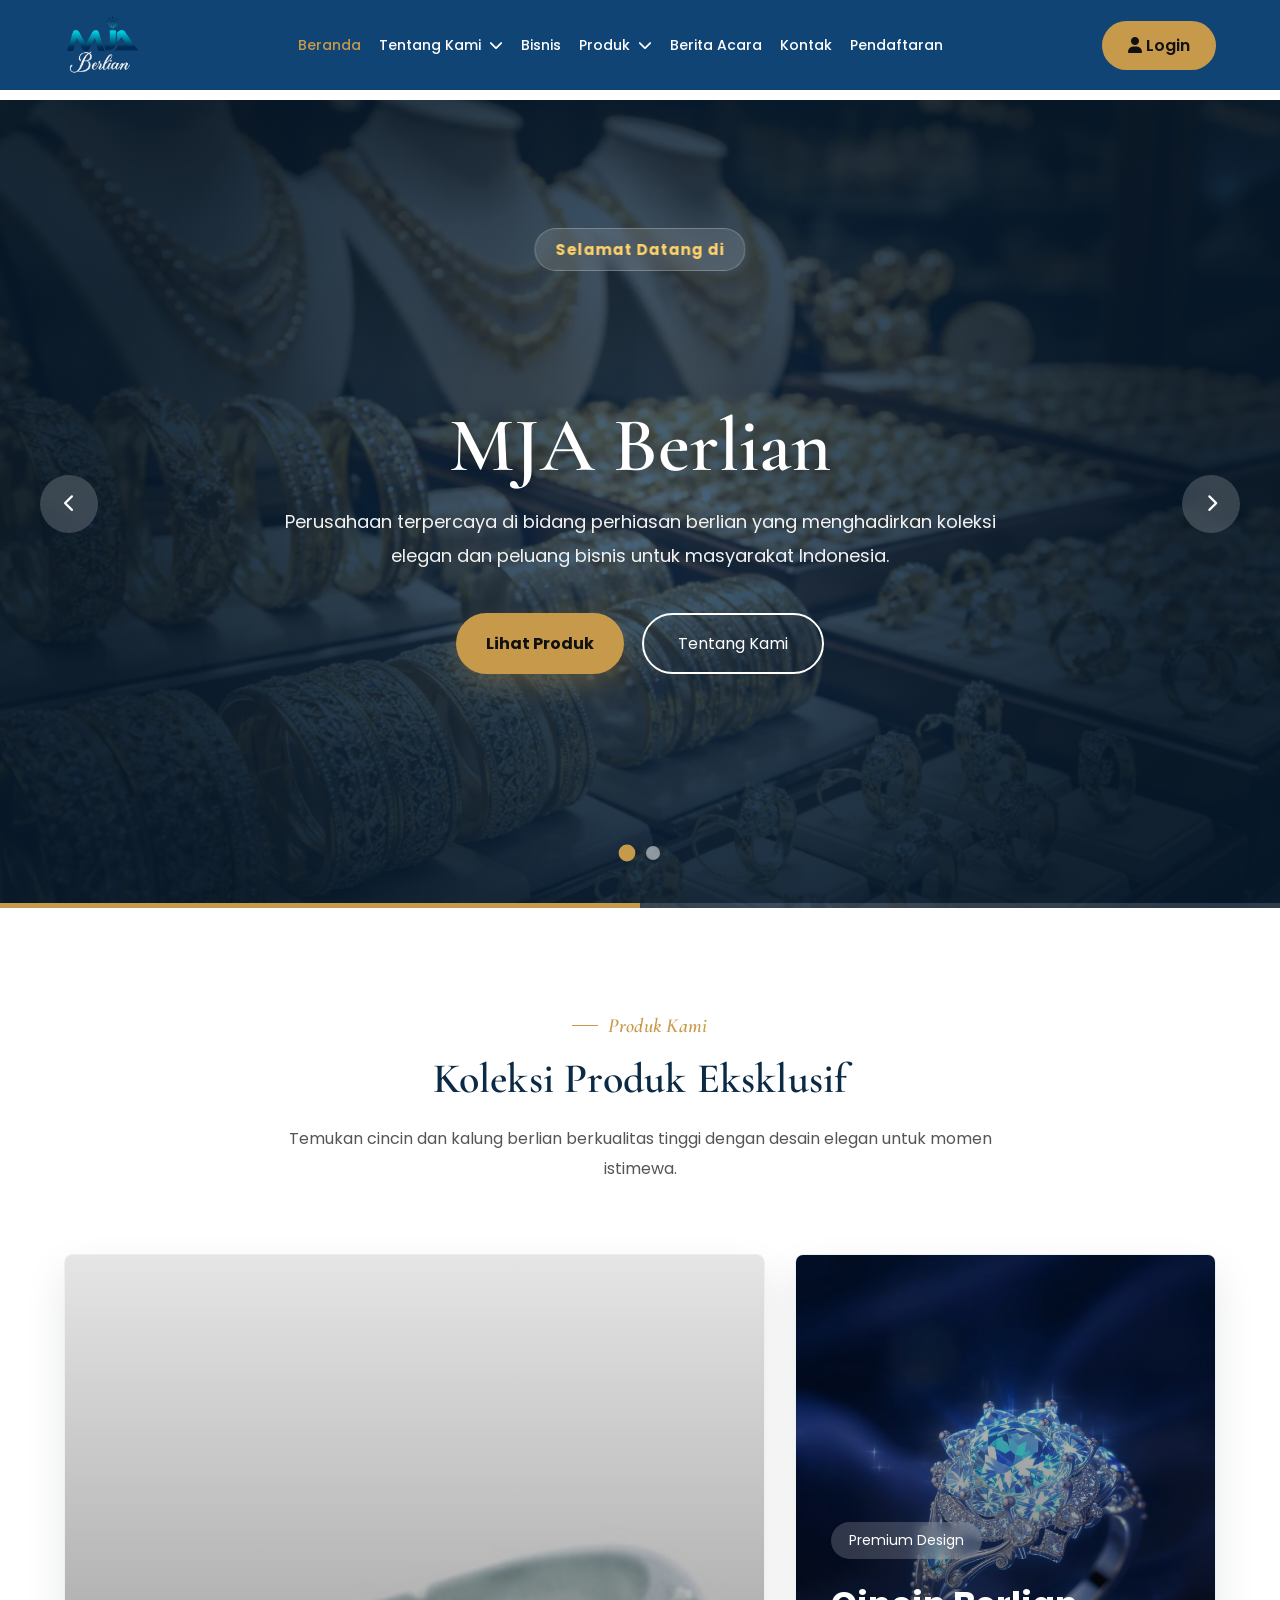
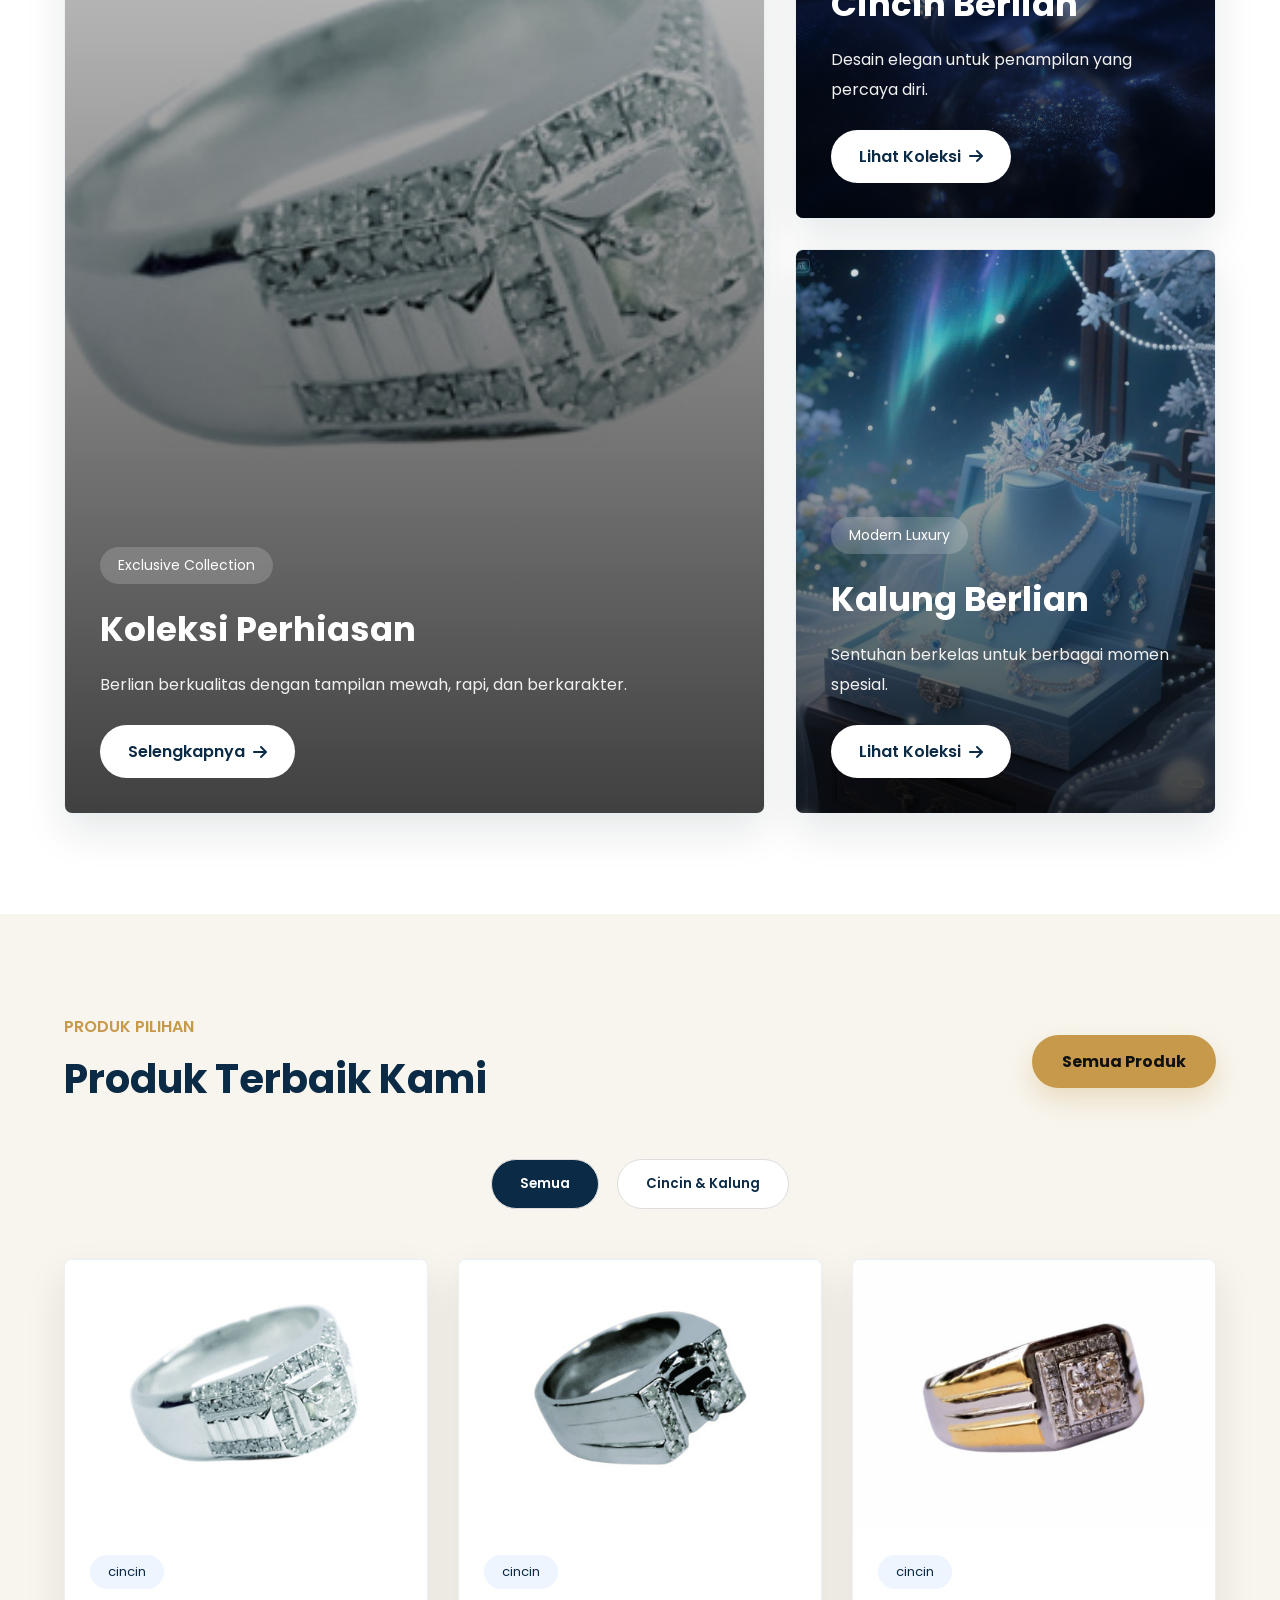
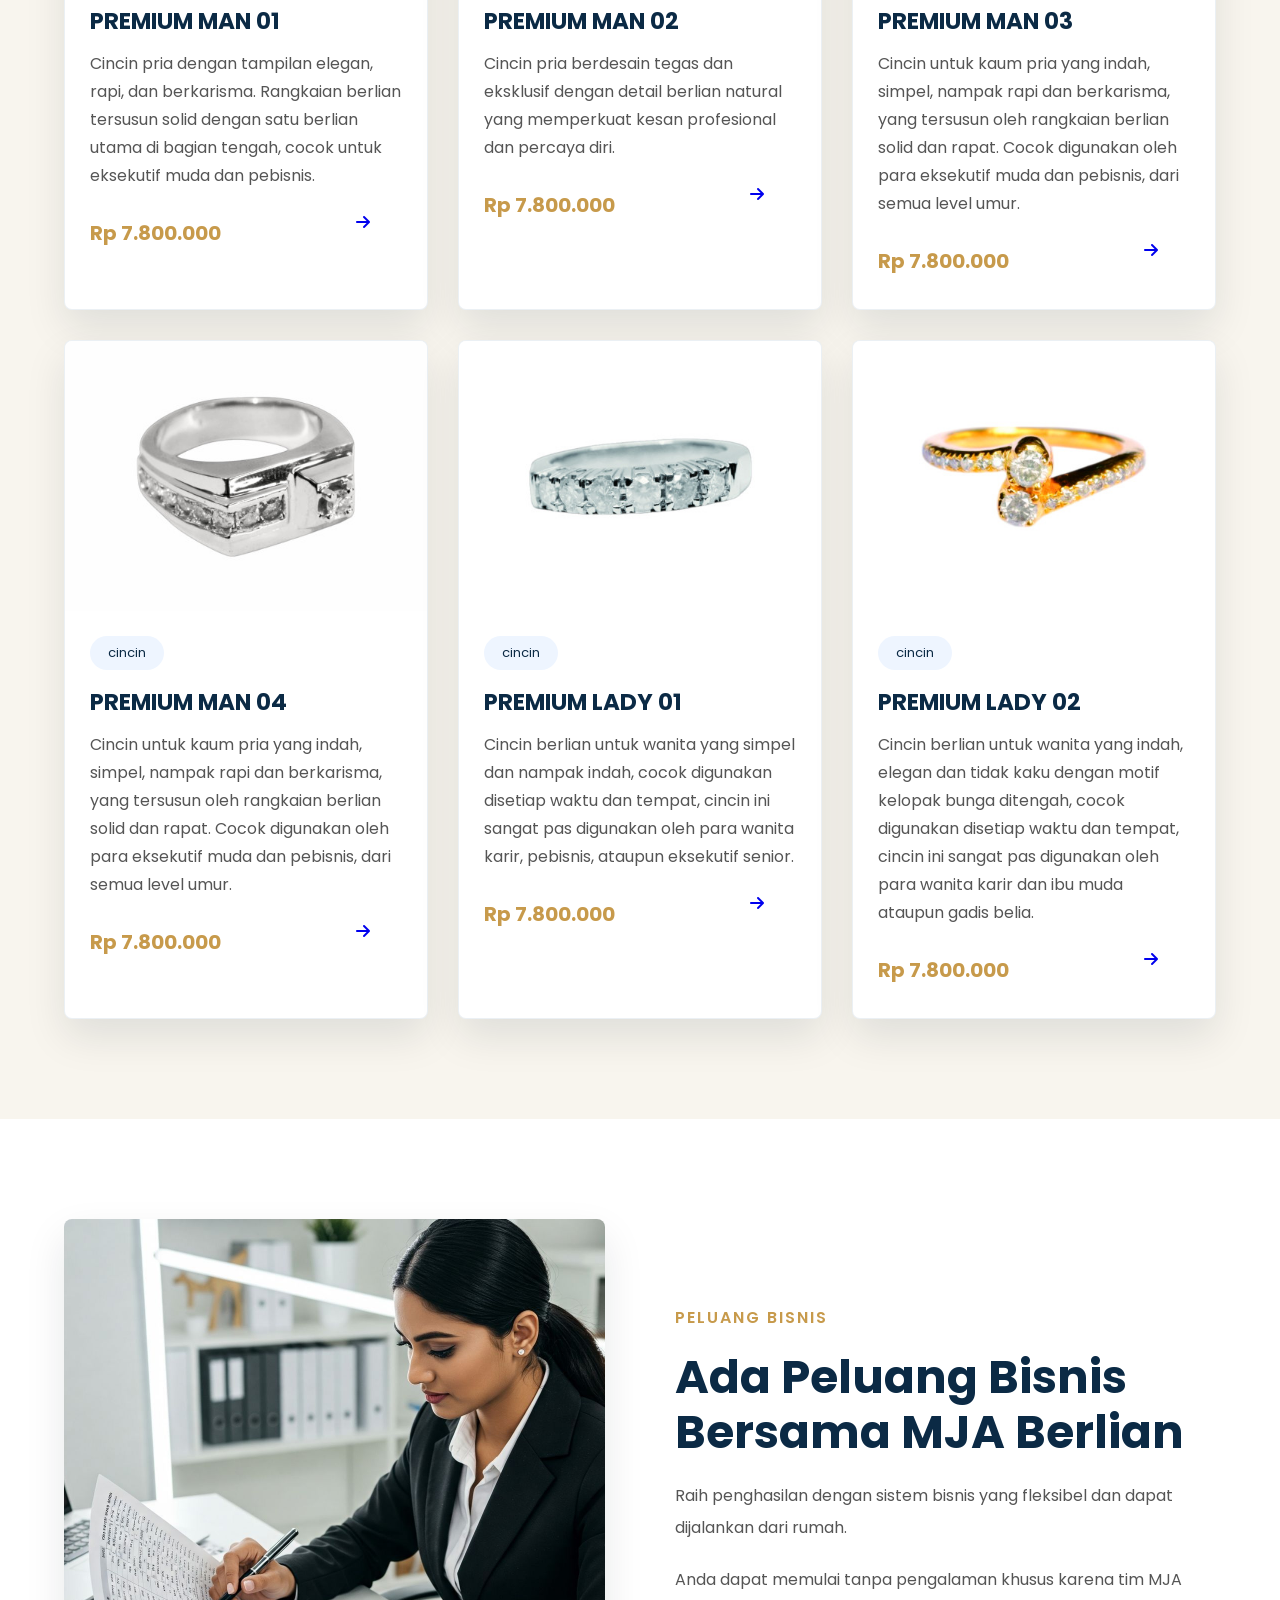
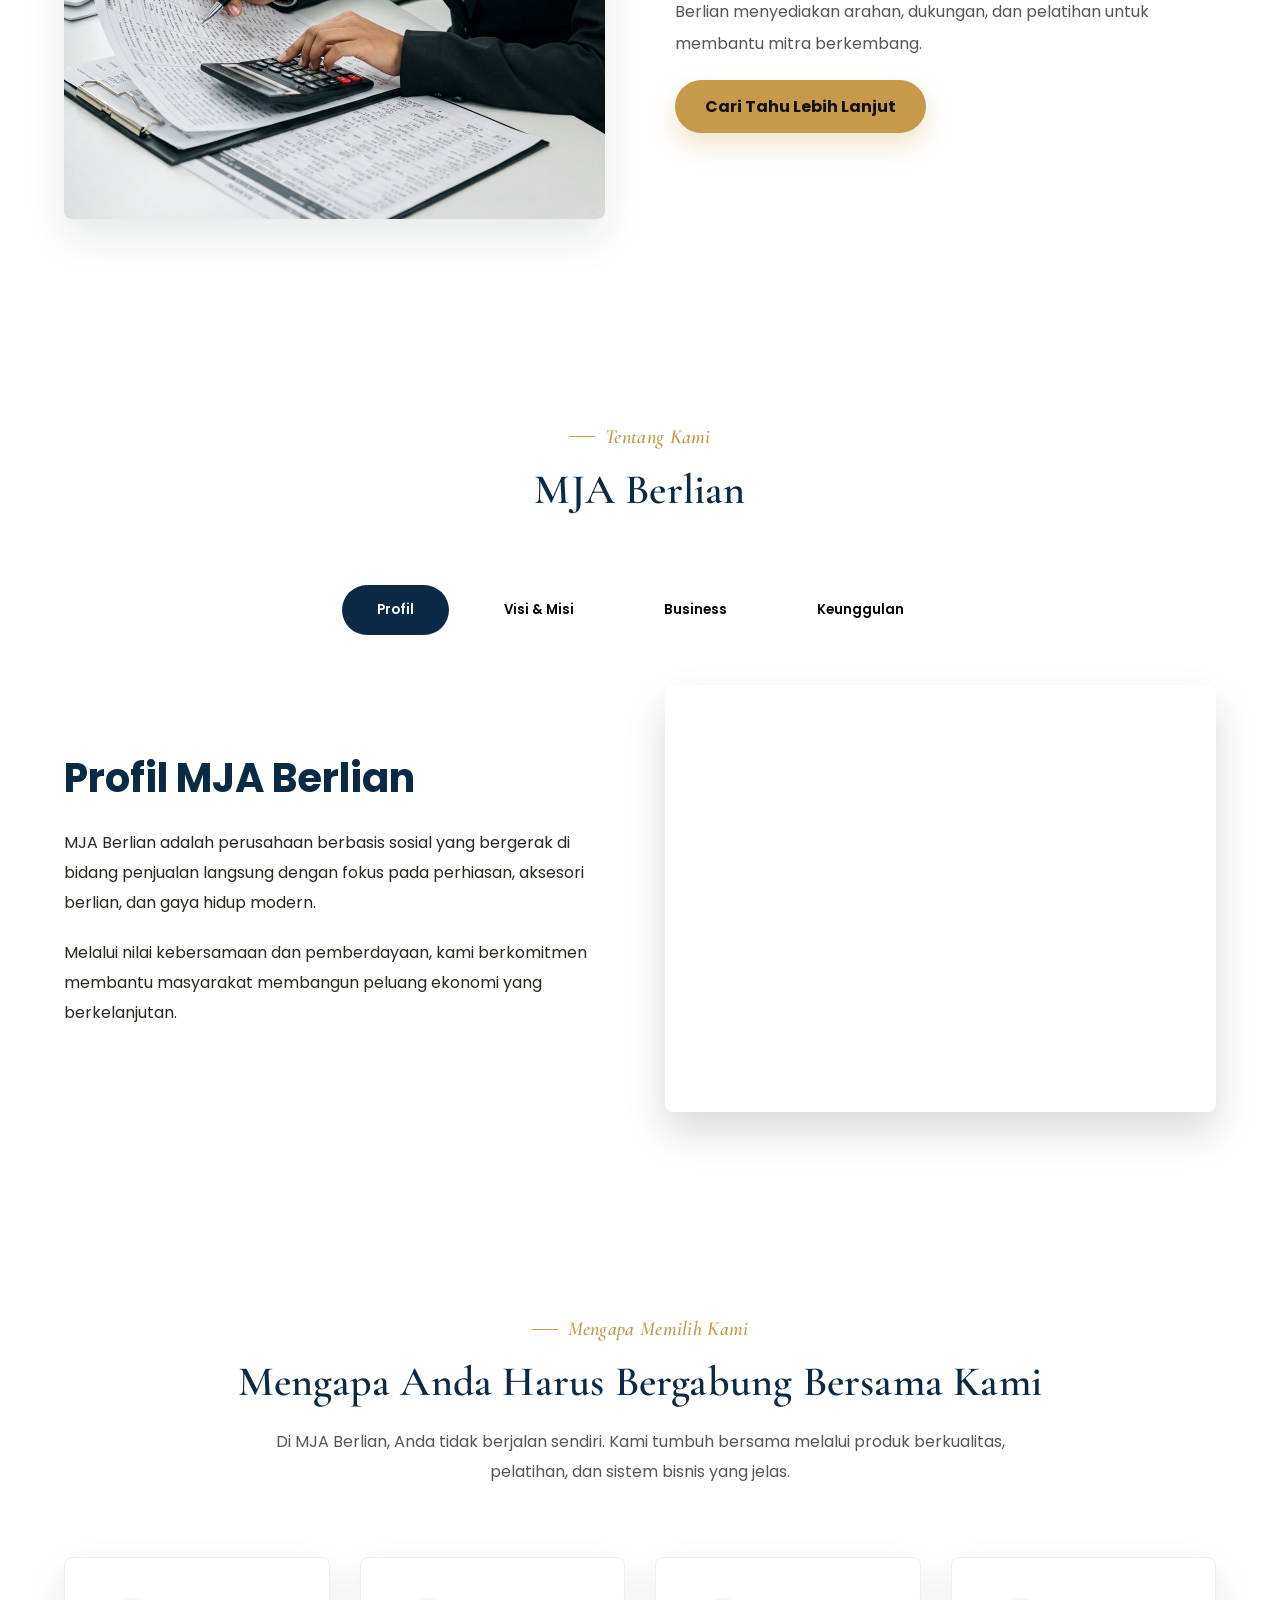
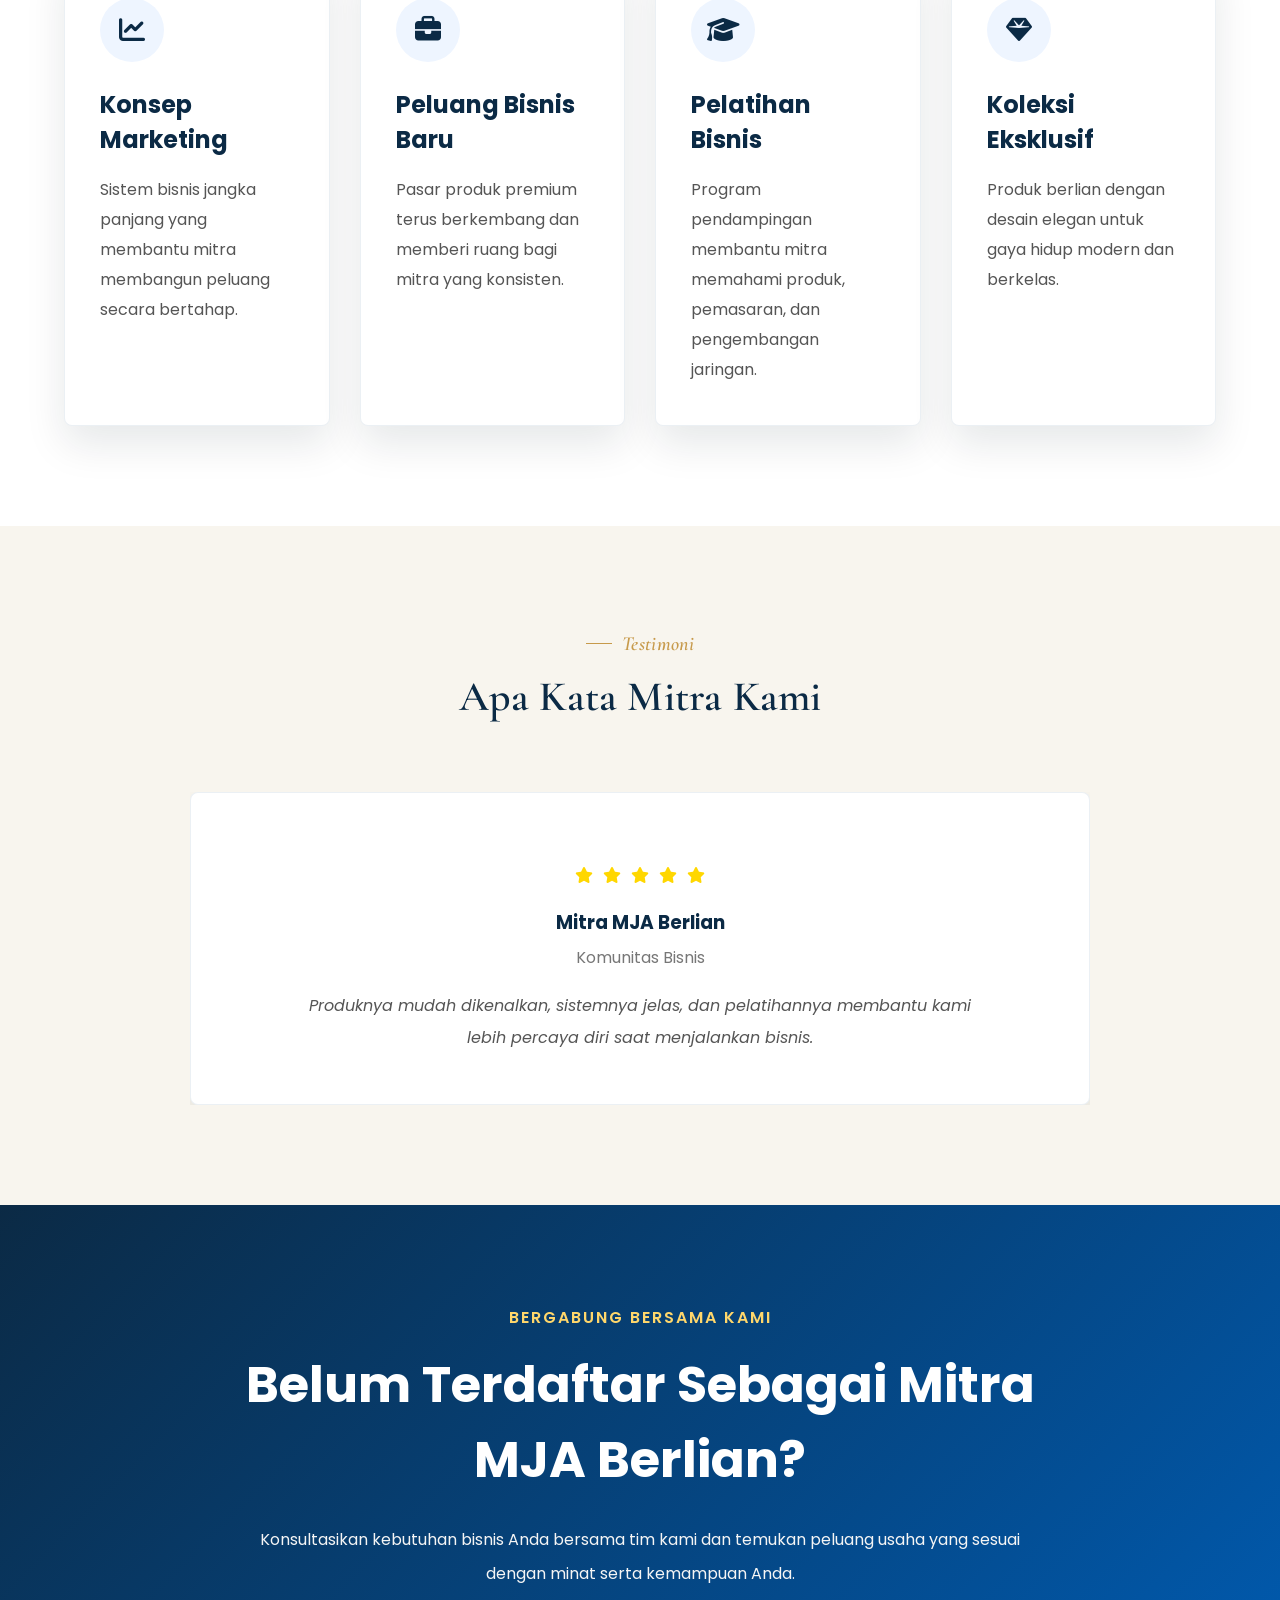
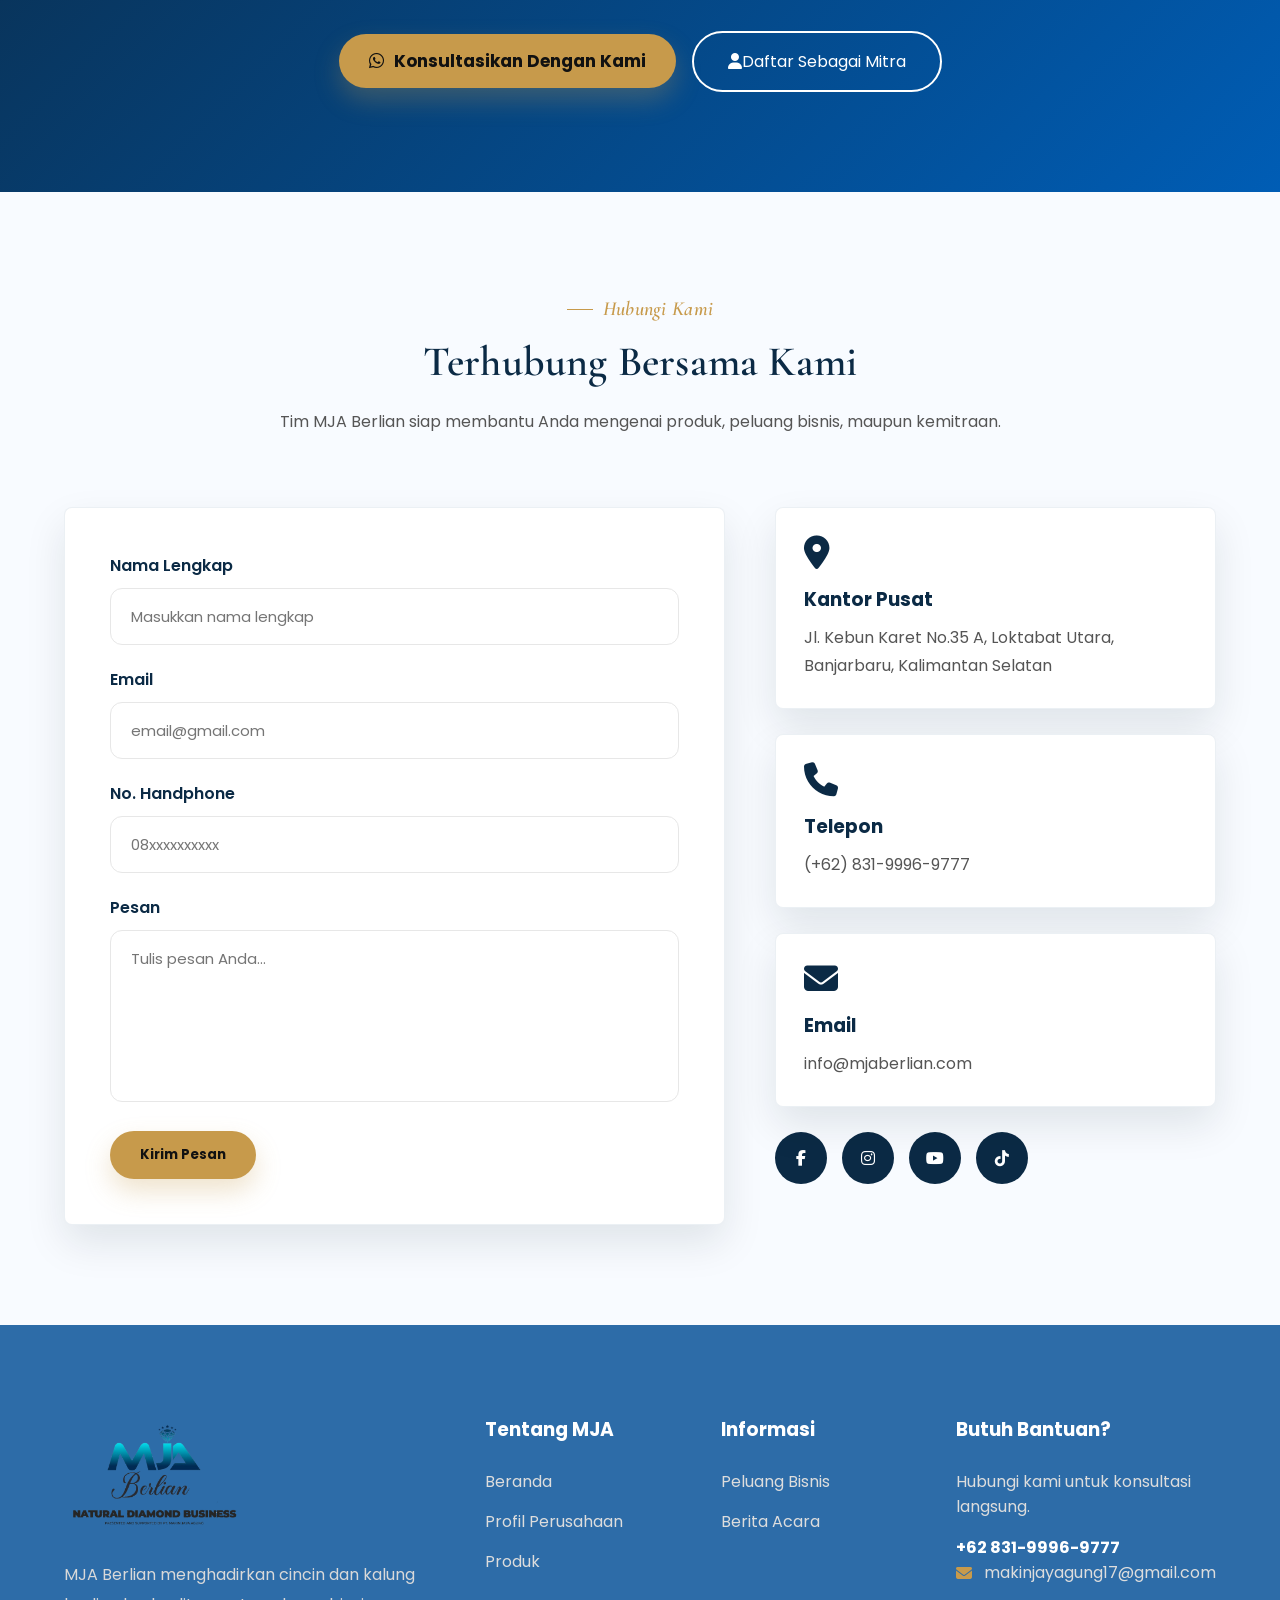
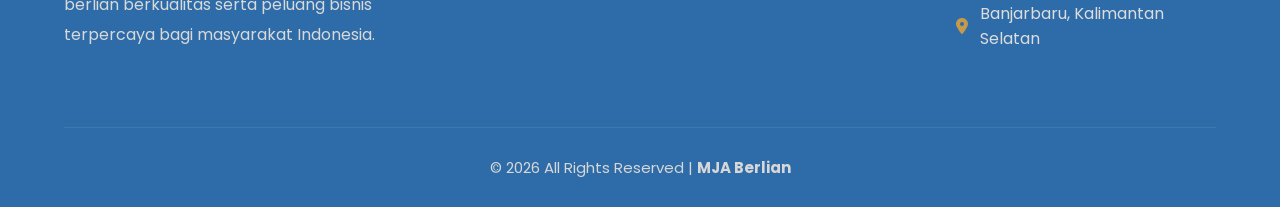
<file: index.html>
<!DOCTYPE html>
<html lang="id">
<head>
    <meta charset="UTF-8">
    <meta name="viewport" content="width=device-width, initial-scale=1.0">
    <title>MJA Berlian | Official Website</title>
    <meta name="description" content="MJA Berlian menghadirkan koleksi cincin dan kalung berlian berkualitas serta peluang bisnis terpercaya di Indonesia.">
    <link rel="preconnect" href="https://fonts.googleapis.com">
    <link rel="preconnect" href="https://fonts.gstatic.com" crossorigin>
    <link href="https://fonts.googleapis.com/css2?family=Poppins:wght@300;400;500;600;700;800&display=swap" rel="stylesheet">
    <link rel="stylesheet" href="https://cdnjs.cloudflare.com/ajax/libs/font-awesome/6.6.0/css/all.min.css">
    <link rel="stylesheet" href="css/style.css">
    <link rel="stylesheet" href="css/responsive.css">
</head>
<body>
    <button id="backToTop" aria-label="Kembali ke atas">
        <i class="fa-solid fa-arrow-up"></i>
    </button>

    <header>
        <nav class="navbar">
            <div class="container navbar-container">
                <a href="index.html" class="logo" aria-label="MJA Berlian">
                    <img src="images/logo.png" alt="MJA Berlian" loading="lazy" data-src="images/logo.png">
                </a>

                <ul class="nav-menu">
                    <li><a href="index.html#home">Beranda</a></li>
                    <li class="dropdown">
                        <a href="index.html#tentang">Tentang Kami <i class="fa-solid fa-chevron-down"></i></a>
                        <ul class="dropdown-menu">
                            <li><a href="index.html#tentang" class="about-nav-link" data-tab="profil">Profil</a></li>
                            <li><a href="index.html#tentang" class="about-nav-link" data-tab="visi">Visi & Misi</a></li>
                            <li><a href="index.html#tentang" class="about-nav-link" data-tab="business">Business</a></li>
                            <li><a href="index.html#tentang" class="about-nav-link" data-tab="keunggulan">Keunggulan</a></li>
                        </ul>
                    </li>
                    <li><a href="index.html#peluang">Bisnis</a></li>
                    <li class="dropdown">
                        <a href="produk.html">Produk <i class="fa-solid fa-chevron-down"></i></a>
                        <ul class="dropdown-menu">
                            <li><a href="produk.html">Semua Produk</a></li>
                            <li><a href="produk.html?kategori=perhiasan">Cincin & Kalung</a></li>
                        </ul>
                    </li>
                    <li><a href="berita-acara.html">Berita Acara</a></li>
                    <li><a href="index.html#contact">Kontak</a></li>
                    <li><a id="pendaftaran-link" href="https://forms.gle/EcQ9DQEofBSi8EZZ6" target="_blank" rel="noopener">Pendaftaran</a></li>
                </ul>

                <div class="nav-right">
                    <a href="https://office.mjaglobal.net/login" class="login-btn" target="_blank" rel="noopener">
                        <i class="fa-solid fa-user"></i> Login
                    </a>
                </div>

                <button id="menuToggle" aria-label="Buka menu" aria-expanded="false">
                    <span></span>
                    <span></span>
                    <span></span>
                </button>
            </div>
        </nav>
    </header>

    <section class="hero" id="home">
        <div class="hero-slider">
            <div class="hero-top-text">Selamat Datang di</div>

            <div class="hero-slide active">
                <img src="images/hero1.jpg" data-src="images/hero1.jpg" alt="Koleksi berlian MJA">
                <div class="hero-overlay"></div>
                <div class="container">
                    <div class="hero-content">
                        <h1>MJA Berlian</h1>
                        <p>Perusahaan terpercaya di bidang perhiasan berlian yang menghadirkan koleksi elegan dan peluang bisnis untuk masyarakat Indonesia.</p>
                        <div class="hero-button">
                            <a href="produk.html" class="primary-btn">Lihat Produk</a>
                            <a href="#tentang" class="secondary-btn">Tentang Kami</a>
                        </div>
                    </div>
                </div>
            </div>

            <div class="hero-slide">
                <img data-src="images/hero/hero3.jpg" alt="Peluang bisnis MJA Berlian" loading="lazy">
                <div class="hero-overlay"></div>
                <div class="container">
                    <div class="hero-content">
                        <span>Peluang Bisnis</span>
                        <h1>Bangun Masa Depan Bersama Kami</h1>
                        <p>Menjadi mitra MJA Berlian membuka kesempatan untuk bertumbuh melalui sistem bisnis yang profesional, fleksibel, dan terarah.</p>
                        <div class="hero-button">
                            <a href="https://forms.gle/EcQ9DQEofBSi8EZZ6" class="primary-btn" target="_blank" rel="noopener">Gabung Sekarang</a>
                        </div>
                    </div>
                </div>
            </div>

            <div class="hero-navigation">
                <button class="hero-prev" aria-label="Slide sebelumnya"><i class="fa-solid fa-chevron-left"></i></button>
                <button class="hero-next" aria-label="Slide berikutnya"><i class="fa-solid fa-chevron-right"></i></button>
            </div>
            <div class="hero-indicator" aria-hidden="true">
                <span class="dot active"></span>
                <span class="dot"></span>
            </div>
            <div class="hero-progress"><div class="progress-bar"></div></div>
        </div>
    </section>

    <section class="exclusive-products" id="produk">
        <div class="container">
            <div class="section-title">
                <span>Produk Kami</span>
                <h2>Koleksi Produk Eksklusif</h2>
                <p>Temukan cincin dan kalung berlian berkualitas tinggi dengan desain elegan untuk momen istimewa.</p>
            </div>

            <div class="exclusive-grid">
                <article class="exclusive-card large">
                    <img src="images/produk/perhiasan.jpg" alt="Koleksi perhiasan berlian" loading="lazy">
                    <div class="overlay"></div>
                    <div class="card-content">
                        <span class="product-label">Exclusive Collection</span>
                        <h3>Koleksi Perhiasan</h3>
                        <p>Berlian berkualitas dengan tampilan mewah, rapi, dan berkarakter.</p>
                        <a href="produk.html?kategori=perhiasan" class="white-btn">Selengkapnya <i class="fa-solid fa-arrow-right"></i></a>
                    </div>
                </article>

                <div class="exclusive-right">
                    <article class="exclusive-card small">
                        <img src="images/produk/perhiasan2.jpg" alt="Cincin berlian elegan" loading="lazy">
                        <div class="overlay"></div>
                        <div class="card-content">
                            <span class="product-label">Premium Design</span>
                            <h3>Cincin Berlian</h3>
                            <p>Desain elegan untuk penampilan yang percaya diri.</p>
                            <a href="produk.html?kategori=perhiasan&sub=cincin" class="white-btn">Lihat Koleksi <i class="fa-solid fa-arrow-right"></i></a>
                        </div>
                    </article>

                    <article class="exclusive-card small">
                        <img src="images/produk/perhiasan3.jpg" alt="Kalung berlian eksklusif" loading="lazy">
                        <div class="overlay"></div>
                        <div class="card-content">
                            <span class="product-label">Modern Luxury</span>
                            <h3>Kalung Berlian</h3>
                            <p>Sentuhan berkelas untuk berbagai momen spesial.</p>
                            <a href="produk.html?kategori=perhiasan" class="white-btn">Lihat Koleksi <i class="fa-solid fa-arrow-right"></i></a>
                        </div>
                    </article>
                </div>
            </div>
        </div>
    </section>

    <section class="best-products">
        <div class="container">
            <div class="best-header">
                <div>
                    <span>Produk Pilihan</span>
                    <h2>Produk Terbaik Kami</h2>
                </div>
                <a href="produk.html" class="primary-btn">Semua Produk</a>
            </div>
            <div class="product-filter">
                <button class="filter-btn active" data-filter="all">Semua</button>
                <button class="filter-btn" data-filter="perhiasan">Cincin & Kalung</button>
            </div>
            <div id="productContainer" class="product-grid"></div>
        </div>
    </section>

    <section class="business-opportunity" id="peluang">
        <div class="container">
            <div class="business-wrapper">
                <div class="business-image">
                    <img src="images/business/business.jpg" alt="Peluang bisnis MJA Berlian" loading="lazy">
                </div>
                <div class="business-content">
                    <span>Peluang Bisnis</span>
                    <h2>Ada Peluang Bisnis Bersama MJA Berlian</h2>
                    <p>Raih penghasilan dengan sistem bisnis yang fleksibel dan dapat dijalankan dari rumah.</p>
                    <p>Anda dapat memulai tanpa pengalaman khusus karena tim MJA Berlian menyediakan arahan, dukungan, dan pelatihan untuk membantu mitra berkembang.</p>
                    <a href="#tentang" class="primary-btn">Cari Tahu Lebih Lanjut</a>
                </div>
            </div>
        </div>
    </section>

    <section class="about-section" id="tentang">
        <div class="container">
            <div class="section-title">
                <span>Tentang Kami</span>
                <h2>MJA Berlian</h2>
            </div>

            <div class="about-tabs" role="tablist">
                <button class="tab-btn active" data-tab="profil">Profil</button>
                <button class="tab-btn" data-tab="visi">Visi & Misi</button>
                <button class="tab-btn" data-tab="business">Business</button>
                <button class="tab-btn" data-tab="keunggulan">Keunggulan</button>
            </div>

            <div class="about-content">
                <div class="tab-content active" id="profil">
                    <div class="about-grid">
                        <div class="about-text">
                            <h2>Profil MJA Berlian</h2>
                            <p>MJA Berlian adalah perusahaan berbasis sosial yang bergerak di bidang penjualan langsung dengan fokus pada perhiasan, aksesori berlian, dan gaya hidup modern.</p>
                            <p>Melalui nilai kebersamaan dan pemberdayaan, kami berkomitmen membantu masyarakat membangun peluang ekonomi yang berkelanjutan.</p>
                        </div>
                        <div class="about-video">
                            <iframe src="https://www.youtube.com/embed/y0AyQCRQ0devpL4s" title="Profil MJA Berlian" allowfullscreen></iframe>
                        </div>
                    </div>
                </div>

                <div class="tab-content" id="visi">
                    <div class="about-grid">
                        <div class="about-text">
                            <h2>Visi & Misi</h2>
                            <p><strong>Visi:</strong></p>
                            <p>Menjadi induk bisnis jaringan dengan basis sosial dan terdesentralisasi</p>
                            
                            <p><strong>Misi:</strong></p>
                            <ul>
                                <li>Mengembangkan mitra usaha yang menghasilkan pendapatan berkelanjutan.</li>
                                <li>Menciptakan pemimpin yang militan, tangguh, kaya, dan dermawan.</li>
                                <li>Membantu pemerintah dalam membuka peluang lapangan pekerjaan dan meningkatkan kesejahteraan masyarakat.</li>
                                <li>Menyediakan solusi gaya hidup sehat dan modern kepada masyarakat.</li>
                                <li>Memberikan pelatihan bisnis dan pengembangan sumber daya manusia yang berkualitas.</li>
                            </ul>
                        </div>
                        <div class="about-video">
                            <iframe src="https://www.youtube.com/embed/8UnfY2LFmO0" title="Visi & Misi MJA Berlian" allowfullscreen></iframe>
                        </div>
                    </div>
                </div>

                <div class="tab-content" id="business">
                    <div class="about-grid">
                        <div class="about-text">
                            <h2>Business</h2>
                            <p>Dengan ekosistem bisnis yang inklusif dan sistematis, MJA Berlian menghadirkan peluang usaha yang dapat diakses oleh siapa pun—baik ibu rumah tangga, mahasiswa, karyawan, hingga profesional.</p>
                            
                            <p>Fokus kami adalah membuka jalan bagi Anda untuk memperoleh penghasilan harian yang stabil, fleksibel, dan berkelanjutan.</p>
                            
                            <p>Melalui sistem penjualan yang terstruktur, produk unggulan yang berkualitas, serta program pengembangan diri yang dirancang khusus, kami mempermudah Anda untuk menjadi pengusaha mandiri.</p>
                            
                            <p>Setiap anggota kami akan mendapatkan akses eksklusif ke materi pelatihan, strategi pemasaran, dan sesi konsultasi personal untuk mempercepat pertumbuhan bisnis.</p>
                        </div>
                        <div class="about-video">
                            <iframe src="https://www.youtube.com/embed/AM5fbyiAXmE" title="Business MJA Berlian" allowfullscreen></iframe>
                        </div>
                    </div>
                </div>

                <div class="tab-content" id="keunggulan">
                    <div class="about-grid">
                        <div class="about-text">
                            <h2>Keunggulan Kompetitif MJA Berlian</h2>
                            
                            <p><strong>Inovasi:</strong><br>
                            Satu-satunya perusahaan network marketing yang memasarkan produk berlian asli alam dengan katalog series. Kami terus berupaya menghadirkan produk dan layanan terbaru yang memenuhi kebutuhan pasar.</p>
                            
                            <p><strong>Komitmen Sosial:</strong><br>
                            Melalui MJA Foundation, kami memastikan bahwa sebagian besar keuntungan digunakan untuk membantu masyarakat, khususnya bagi yang kurang mampu.</p>
                            
                            <p><strong>Transparansi:</strong><br>
                            Kami menjunjung tinggi standar transparansi dalam setiap aspek operasional kami.</p>
                        </div>
                        <div class="about-video">
                            <iframe src="https://www.youtube.com/embed/LBY1ZmIRr4A" title="Keunggulan MJA Berlian" allowfullscreen></iframe>
                        </div>
                    </div>
                </div>
            </div>
        </div>
    </section>

    <section class="why-join">
        <div class="container">
            <div class="section-title">
                <span>Mengapa Memilih Kami</span>
                <h2>Mengapa Anda Harus Bergabung Bersama Kami</h2>
                <p>Di MJA Berlian, Anda tidak berjalan sendiri. Kami tumbuh bersama melalui produk berkualitas, pelatihan, dan sistem bisnis yang jelas.</p>
            </div>

            <div class="join-grid">
                <div class="join-card">
                    <i class="fa-solid fa-chart-line"></i>
                    <h3>Konsep Marketing</h3>
                    <p>Sistem bisnis jangka panjang yang membantu mitra membangun peluang secara bertahap.</p>
                </div>
                <div class="join-card">
                    <i class="fa-solid fa-briefcase"></i>
                    <h3>Peluang Bisnis Baru</h3>
                    <p>Pasar produk premium terus berkembang dan memberi ruang bagi mitra yang konsisten.</p>
                </div>
                <div class="join-card">
                    <i class="fa-solid fa-graduation-cap"></i>
                    <h3>Pelatihan Bisnis</h3>
                    <p>Program pendampingan membantu mitra memahami produk, pemasaran, dan pengembangan jaringan.</p>
                </div>
                <div class="join-card">
                    <i class="fa-solid fa-gem"></i>
                    <h3>Koleksi Eksklusif</h3>
                    <p>Produk berlian dengan desain elegan untuk gaya hidup modern dan berkelas.</p>
                </div>
            </div>
        </div>
    </section>

    <section class="testimonial-section">
        <div class="container">
            <div class="section-title">
                <span>Testimoni</span>
                <h2>Apa Kata Mitra Kami</h2>
            </div>
            <div class="testimonial-slider" id="testimonialSlider"></div>
        </div>
    </section>

    <section class="join-banner">
        <div class="container">
            <div class="join-banner-content">
                <span class="join-subtitle">Bergabung Bersama Kami</span>
                <h2>Belum Terdaftar Sebagai Mitra MJA Berlian?</h2>
                <p>Konsultasikan kebutuhan bisnis Anda bersama tim kami dan temukan peluang usaha yang sesuai dengan minat serta kemampuan Anda.</p>
                <a href="https://wa.me/6283199969777?text=Halo%20Admin%20MJA%20Berlian,%20Saya%20ingin%20bergabung%20menjadi%20mitra." target="_blank" rel="noopener" class="primary-btn">
                    <i class="fa-brands fa-whatsapp"></i> Konsultasikan Dengan Kami
                </a>
                <a href="https://forms.gle/EcQ9DQEofBSi8EZZ6" target="_blank" rel="noopener" class="secondary-btn">
                    <i class="fa-solid fa-user"></i> Daftar Sebagai Mitra
                </a>
            </div>
        </div>
    </section>

    <section class="contact-section" id="contact">
        <div class="container">
            <div class="section-title">
                <span>Hubungi Kami</span>
                <h2>Terhubung Bersama Kami</h2>
                <p>Tim MJA Berlian siap membantu Anda mengenai produk, peluang bisnis, maupun kemitraan.</p>
            </div>

            <div class="contact-wrapper">
                <div class="contact-form">
                    <form id="contactForm">
                        <div class="form-group">
                            <label for="nama">Nama Lengkap</label>
                            <input type="text" id="nama" placeholder="Masukkan nama lengkap">
                        </div>
                        <div class="form-group">
                            <label for="email">Email</label>
                            <input type="email" id="email" placeholder="email@gmail.com">
                        </div>
                        <div class="form-group">
                            <label for="phone">No. Handphone</label>
                            <input type="text" id="phone" placeholder="08xxxxxxxxxx">
                        </div>
                        <div class="form-group">
                            <label for="pesan">Pesan</label>
                            <textarea id="pesan" rows="6" placeholder="Tulis pesan Anda..."></textarea>
                        </div>
                        <button type="submit" class="primary-btn">Kirim Pesan</button>
                    </form>
                </div>

                <div class="contact-info">
                    <div class="info-card">
                        <i class="fa-solid fa-location-dot"></i>
                        <h3>Kantor Pusat</h3>
                        <p>Jl. Kebun Karet No.35 A, Loktabat Utara, Banjarbaru, Kalimantan Selatan</p>
                    </div>
                    <div class="info-card">
                        <i class="fa-solid fa-phone"></i>
                        <h3>Telepon</h3>
                        <p>(+62) 831-9996-9777</p>
                    </div>
                    <div class="info-card">
                        <i class="fa-solid fa-envelope"></i>
                        <h3>Email</h3>
                        <p>info@mjaberlian.com</p>
                    </div>
                    <div class="social-media">
                        <a href="#" aria-label="Facebook"><i class="fab fa-facebook-f"></i></a>
                        <a href="#" aria-label="Instagram"><i class="fab fa-instagram"></i></a>
                        <a href="#" aria-label="YouTube"><i class="fab fa-youtube"></i></a>
                        <a href="#" aria-label="TikTok"><i class="fab fa-tiktok"></i></a>
                    </div>
                </div>
            </div>
        </div>
    </section>

    <footer>
        <div class="container">
            <div class="footer-grid">
                <div class="footer-about">
                    <img src="images/footer-logo.png" alt="MJA Berlian" loading="lazy" data-src="images/footer-logo.png">
                    <p>MJA Berlian menghadirkan cincin dan kalung berlian berkualitas serta peluang bisnis terpercaya bagi masyarakat Indonesia.</p>
                </div>
                <div class="footer-menu">
                    <h3>Tentang MJA</h3>
                    <ul>
                        <li><a href="index.html">Beranda</a></li>
                        <li><a href="index.html#tentang">Profil Perusahaan</a></li>
                        <li><a href="produk.html">Produk</a></li>
                    </ul>
                </div>
                <div class="footer-information">
                    <h3>Informasi</h3>
                    <ul>
                        <li><a href="index.html#peluang">Peluang Bisnis</a></li>
                        <li><a href="berita-acara.html">Berita Acara</a></li>
                    </ul>
                </div>
                <div class="footer-contact">
                    <h3>Butuh Bantuan?</h3>
                    <p>Hubungi kami untuk konsultasi langsung.</p>
                    <h4>+62 831-9996-9777</h4>
                    <p><i class="fa-solid fa-envelope"></i> makinjayagung17@gmail.com</p>
                    <p><i class="fa-solid fa-location-dot"></i> Banjarbaru, Kalimantan Selatan</p>
                </div>
            </div>
            <div class="footer-bottom">
                <p>&copy; 2026 All Rights Reserved | <strong>MJA Berlian</strong></p>
            </div>
        </div>
    </footer>

    <script>document.write('<script src="js/produk-data.js?v=' + Date.now() + '"><\/script>');</script>
    <script src="js/script.js"></script>
</body>
</html>
</file>
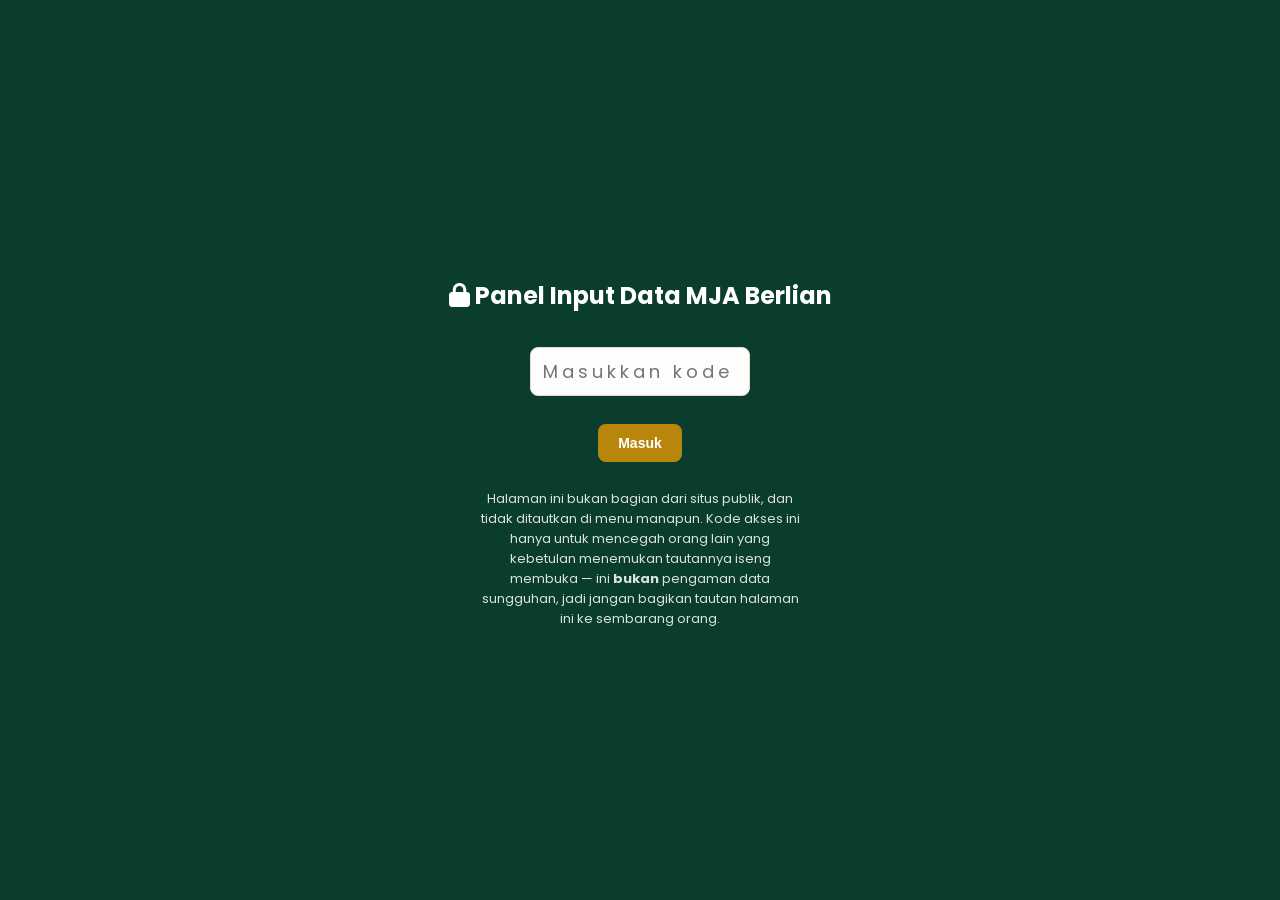
<file: admin.html>
<!DOCTYPE html>
<html lang="id">
<head>
<meta charset="UTF-8">
<meta name="viewport" content="width=device-width, initial-scale=1.0">
<meta name="robots" content="noindex, nofollow">
<title>Panel Input Data | MJA Berlian</title>
<link rel="preconnect" href="https://fonts.googleapis.com">
<link href="https://fonts.googleapis.com/css2?family=Poppins:wght@400;500;600;700&display=swap" rel="stylesheet">
<link rel="stylesheet" href="https://cdnjs.cloudflare.com/ajax/libs/font-awesome/6.6.0/css/all.min.css">
<style>
:root{--primary:#0b3d2e;--gold:#b8860b;--bg:#f5f3ee;--card:#fff;--border:#e2ddd2;--text:#2b2b2b;--muted:#777;}
*{box-sizing:border-box;}
body{font-family:'Poppins',sans-serif;background:var(--bg);color:var(--text);margin:0;padding:0;}
header.admin-head{background:var(--primary);color:#fff;padding:18px 24px;display:flex;justify-content:space-between;align-items:center;flex-wrap:wrap;gap:10px;}
header.admin-head h1{font-size:18px;margin:0;}
header.admin-head a{color:#fff;opacity:.85;text-decoration:none;font-size:14px;}
.wrap{max-width:1100px;margin:0 auto;padding:20px;}
.notice{background:#fff8e6;border:1px solid #f0dca0;color:#6b5300;padding:14px 16px;border-radius:10px;font-size:14px;margin-bottom:20px;line-height:1.6;}
.notice b{color:#4a3d00;}
.tabs{display:flex;gap:8px;margin-bottom:18px;flex-wrap:wrap;}
.tab-btn{padding:10px 18px;border-radius:30px;border:1px solid var(--border);background:#fff;cursor:pointer;font-weight:600;font-size:14px;color:var(--muted);}
.tab-btn.active{background:var(--primary);color:#fff;border-color:var(--primary);}
.panel{display:none;}
.panel.active{display:block;}
.card{background:var(--card);border:1px solid var(--border);border-radius:14px;padding:22px;margin-bottom:20px;}
.card h2{margin-top:0;font-size:17px;}
.grid2{display:grid;grid-template-columns:1fr 1fr;gap:14px;}
@media(max-width:640px){.grid2{grid-template-columns:1fr;}}
label{display:block;font-size:13px;font-weight:600;margin-bottom:5px;color:#444;}
input,select,textarea{width:100%;padding:10px 12px;border:1px solid var(--border);border-radius:8px;font-family:inherit;font-size:14px;margin-bottom:14px;background:#fdfdfc;}
textarea{min-height:80px;resize:vertical;}
.spec-row{display:grid;grid-template-columns:1fr 1fr auto;gap:8px;align-items:center;}
.btn{display:inline-flex;align-items:center;gap:8px;padding:11px 20px;border-radius:8px;border:none;font-weight:600;cursor:pointer;font-size:14px;}
.btn-primary{background:var(--primary);color:#fff;}
.btn-gold{background:var(--gold);color:#fff;}
.btn-light{background:#eee;color:#333;}
.btn-danger{background:#fdeaea;color:#c0392b;}
.btn-small{padding:6px 10px;font-size:12px;border-radius:6px;}
.row-actions{display:flex;gap:16px;flex-wrap:wrap;margin-top:6px;}
table{width:100%;border-collapse:collapse;font-size:13px;}
th,td{text-align:left;padding:9px 8px;border-bottom:1px solid var(--border);vertical-align:top;}
th{color:var(--muted);font-weight:600;}
img.thumb{width:42px;height:42px;object-fit:cover;border-radius:6px;background:#eee;}
.pill{display:inline-block;padding:2px 9px;border-radius:20px;background:#eef4f0;color:var(--primary);font-size:11px;font-weight:600;}
.helper{font-size:12px;color:var(--muted);margin:-8px 0 14px;}
#gate{position:fixed;inset:0;background:var(--primary);color:#fff;display:flex;align-items:center;justify-content:center;flex-direction:column;gap:14px;z-index:99;}
#gate input{width:220px;text-align:center;font-size:18px;letter-spacing:4px;}
#gate p{max-width:320px;text-align:center;font-size:13px;opacity:.85;}
.day-picker{display:flex;gap:6px;flex-wrap:wrap;margin-bottom:14px;}
.day-picker button{padding:8px 12px;border-radius:8px;border:1px solid var(--border);background:#fff;cursor:pointer;font-size:13px;}
.day-picker button.active{background:var(--primary);color:#fff;border-color:var(--primary);}
</style>
</head>
<body>

<div id="gate">
  <h2><i class="fa-solid fa-lock"></i> Panel Input Data MJA Berlian</h2>
  <input type="password" id="pinInput" placeholder="Masukkan kode akses" maxlength="12">
  <button class="btn btn-gold" onclick="cekPin()">Masuk</button>
  <p>Halaman ini bukan bagian dari situs publik, dan tidak ditautkan di menu manapun. Kode akses ini hanya untuk mencegah orang lain yang kebetulan menemukan tautannya iseng membuka &mdash; ini <b>bukan</b> pengaman data sungguhan, jadi jangan bagikan tautan halaman ini ke sembarang orang.</p>
</div>

<div id="appRoot" style="display:none">
<header class="admin-head">
  <h1><i class="fa-solid fa-gem"></i> Panel Input Data &mdash; MJA Berlian</h1>
  <a href="index.html" target="_blank"><i class="fa-solid fa-arrow-up-right-from-square"></i> Lihat Situs</a>
</header>

<div class="wrap">

  <div class="notice" id="mainNotice">
    <b>Cara pakai singkat (sudah tersambung ke GitHub):</b> isi formulir di bawah &rarr; klik <b>Simpan</b> &rarr; ulangi untuk
    setiap produk/agenda &rarr; setelah semua selesai, klik tombol hijau <b>🚀 Terbitkan ke Website</b> di bagian bawah daftar.
    Perubahan langsung tampil di situs dalam waktu singkat, <b>tanpa perlu membuka GitHub sama sekali</b>.
    Belum tersambung? Buka tab <b>⚙️ Pengaturan</b> dulu (cukup sekali saja).
  </div>

  <div class="tabs">
    <button class="tab-btn active" data-tab="produk">📦 Produk / Katalog</button>
    <button class="tab-btn" data-tab="agenda">📅 Agenda Mingguan</button>
    <button class="tab-btn" data-tab="pengaturan">⚙️ Pengaturan</button>
    <button class="tab-btn" data-tab="bantuan">❓ Cara Manual (cadangan)</button>
  </div>

  <!-- ================= TAB PRODUK ================= -->
  <div class="panel active" id="tab-produk">
    <div class="card">
      <h2 id="produkFormTitle">Tambah Produk Baru</h2>
      <input type="hidden" id="p_editIndex" value="-1">
      <div class="grid2">
        <div>
          <label>Kode Produk</label>
          <input id="p_kode" placeholder="Contoh: PD0062">
        </div>
        <div>
          <label>Nama Produk</label>
          <input id="p_nama" placeholder="Contoh: PREMIUM LADY 08">
        </div>
        <div>
          <label>Kategori</label>
          <select id="p_kategori"><option value="perhiasan">Perhiasan</option></select>
        </div>
        <div>
          <label>Sub Kategori</label>
          <select id="p_sub">
            <option value="cincin">Cincin</option>
            <option value="kalung">Kalung</option>
            <option value="lainnya">Lainnya (ketik manual)</option>
          </select>
          <input id="p_subManual" placeholder="Nama sub kategori" style="display:none">
        </div>
        <div>
          <label>Harga (angka saja, contoh 7800000)</label>
          <input id="p_harga" placeholder="7800000" inputmode="numeric">
        </div>
        <div>
          <label>Nama File Gambar</label>
          <input id="p_gambar" placeholder="Contoh: lady08.jpg">
        </div>
      </div>

      <label>Foto Produk &mdash; pilih langsung dari HP/komputer (tidak perlu buka GitHub)</label>
      <input type="file" id="p_gambarFile" accept="image/*" onchange="pilihFotoProduk(this)">
      <img id="p_gambarPreview" style="display:none;max-width:130px;border-radius:10px;margin:-6px 0 14px;border:1px solid var(--border)">
      <p class="helper" id="p_gambarPath">File gambar di atas nanti disimpan ke folder: images/produk/cincin/lady08.jpg &mdash;
        pilih foto di atas dan foto akan ikut diterbitkan otomatis saat klik "🚀 Terbitkan ke Website".</p>

      <label>Deskripsi</label>
      <textarea id="p_deskripsi" placeholder="Tulis deskripsi produk di sini..."></textarea>

      <label>Spesifikasi</label>
      <div id="p_specRows"></div>
      <button class="btn btn-light btn-small" onclick="tambahBarisSpek()"><i class="fa-solid fa-plus"></i> Tambah baris spesifikasi</button>

      <div class="row-actions" style="margin-top:18px">
        <button class="btn btn-primary" onclick="simpanProduk()"><i class="fa-solid fa-floppy-disk"></i> Simpan Produk</button>
        <button class="btn btn-light" onclick="resetFormProduk()">Batal / Formulir Baru</button>
      </div>
    </div>

    <div class="card">
      <h2>Daftar Produk Saat Ini (<span id="p_count">0</span>)</h2>
      <div style="overflow-x:auto">
      <table>
        <thead><tr><th></th><th>Kode</th><th>Nama</th><th>Sub</th><th>Harga</th><th>Aksi</th></tr></thead>
        <tbody id="p_tableBody"></tbody>
      </table>
      </div>
      <div class="row-actions" style="margin-top:16px">
        <button class="btn btn-primary" onclick="terbitkanProduk()"><i class="fa-solid fa-rocket"></i> 🚀 Terbitkan ke Website</button>
        <button class="btn btn-gold" onclick="unduhProduk()"><i class="fa-solid fa-download"></i> Unduh produk-data.js (cara manual)</button>
        <button class="btn btn-danger" onclick="resetDataProduk()">Kembalikan ke Data Situs Semula</button>
      </div>
      <p class="helper" id="p_statusTerbit" style="margin-top:10px"></p>
    </div>
  </div>

  <!-- ================= TAB AGENDA ================= -->
  <div class="panel" id="tab-agenda">
    <div class="card">
      <h2 id="agendaFormTitle">Tambah Agenda Baru</h2>
      <input type="hidden" id="a_editIndex" value="-1">

      <label>Jenis Agenda</label>
      <div class="row-actions" style="margin:0 0 14px">
        <label style="display:flex;align-items:center;gap:6px;font-weight:400;margin:0"><input type="radio" name="a_tipe" value="mingguan" checked onchange="ubahTipeAgenda()" style="width:auto;margin:0"> Rutin setiap minggu (selalu tampil)</label>
        <label style="display:flex;align-items:center;gap:6px;font-weight:400;margin:0"><input type="radio" name="a_tipe" value="sekali" onchange="ubahTipeAgenda()" style="width:auto;margin:0"> Sekali pada tanggal tertentu</label>
      </div>

      <div id="a_mingguanBox">
        <label>Pilih Hari</label>
        <div class="day-picker" id="a_dayPicker"></div>
      </div>
      <div id="a_sekaliBox" style="display:none">
        <label>Tanggal</label>
        <input type="date" id="a_tanggal">
      </div>

      <div class="grid2">
        <div>
          <label>Kategori/Tag</label>
          <select id="a_tag">
            <option>Pelatihan</option>
            <option>Seminar</option>
            <option>Produk</option>
            <option>Pengumuman</option>
            <option value="lainnya">Lainnya (ketik manual)</option>
          </select>
          <input id="a_tagManual" placeholder="Nama tag" style="display:none">
        </div>
        <div>
          <label>Judul Agenda</label>
          <input id="a_judul" placeholder="Contoh: Pelatihan Mitra Mingguan">
        </div>
      </div>

      <label>Deskripsi</label>
      <textarea id="a_deskripsi" placeholder="Ceritakan agenda ini secara singkat..."></textarea>

      <div class="grid2">
        <div>
          <label>Teks Tombol</label>
          <input id="a_tombolTeks" placeholder="Contoh: Hubungi Kami">
        </div>
        <div>
          <label>Tautan Tombol (opsional)</label>
          <input id="a_tombolLink" placeholder="Contoh: index.html#contact">
        </div>
      </div>

      <div class="row-actions">
        <button class="btn btn-primary" onclick="simpanAgenda()"><i class="fa-solid fa-floppy-disk"></i> Simpan Agenda</button>
        <button class="btn btn-light" onclick="resetFormAgenda()">Batal / Formulir Baru</button>
      </div>
    </div>

    <div class="card">
      <h2>Daftar Agenda Saat Ini (<span id="a_count">0</span>)</h2>
      <div style="overflow-x:auto">
      <table>
        <thead><tr><th>Jenis</th><th>Judul</th><th>Tag</th><th>Aksi</th></tr></thead>
        <tbody id="a_tableBody"></tbody>
      </table>
      </div>
      <div class="row-actions" style="margin-top:16px">
        <button class="btn btn-primary" onclick="terbitkanAgenda()"><i class="fa-solid fa-rocket"></i> 🚀 Terbitkan ke Website</button>
        <button class="btn btn-gold" onclick="unduhAgenda()"><i class="fa-solid fa-download"></i> Unduh agenda-data.js (cara manual)</button>
        <button class="btn btn-danger" onclick="resetDataAgenda()">Kembalikan ke Data Situs Semula</button>
      </div>
      <p class="helper" id="a_statusTerbit" style="margin-top:10px"></p>
    </div>
  </div>

  <!-- ================= TAB PENGATURAN ================= -->
  <div class="panel" id="tab-pengaturan">
    <div class="card">
      <h2>⚙️ Hubungkan Panel ke GitHub (cukup sekali)</h2>
      <p class="helper" style="margin-top:-2px">
        Setelah langkah ini selesai satu kali, tombol <b>"🚀 Terbitkan ke Website"</b> di tab Produk dan Agenda akan
        langsung menyimpan perubahan ke situs &mdash; siapa pun yang input data (termasuk orang awam) tidak perlu lagi
        membuka GitHub, mengunduh file, atau mengunggah manual.
      </p>
      <ol style="line-height:2">
        <li>Buka <a href="https://github.com/settings/personal-access-tokens/new" target="_blank">github.com/settings/personal-access-tokens/new</a> (perlu login akun GitHub pemilik repo <b>afzazahra88-tech</b>).</li>
        <li>Isi nama bebas, misal <b>"Panel Admin MJA Berlian"</b>.</li>
        <li>Pada <b>Repository access</b>, pilih <b>Only select repositories</b> &rarr; pilih repo <b>mja-berlian-web</b> saja (jangan pilih semua repo).</li>
        <li>Pada <b>Permissions &rarr; Repository permissions</b>, cari <b>Contents</b> &rarr; ubah ke <b>Read and write</b>. Permission lain biarkan default (No access).</li>
        <li>Klik <b>Generate token</b> di bagian bawah, lalu <b>salin</b> kode token yang muncul (kode ini hanya tampil sekali).</li>
        <li>Tempelkan token tersebut ke kolom di bawah ini, lalu klik <b>Simpan Pengaturan</b>.</li>
      </ol>
      <div class="notice" style="margin-bottom:18px">
        <b>Penting soal keamanan:</b> token ini hanya tersimpan di browser perangkat ini (tidak dikirim ke siapa pun selain
        GitHub). Jangan bagikan token atau tautan halaman admin ini ke sembarang orang, dan jangan pernah pilih "All repositories"
        saat membuat token &mdash; cukup pilih repo <b>mja-berlian-web</b> saja supaya kalaupun bocor, dampaknya terbatas.
      </div>
      <label>Token GitHub (fine-grained, diawali <code>github_pat_</code>)</label>
      <input type="password" id="gh_token" placeholder="github_pat_xxxxxxxxxxxxxxxxxxxx">
      <div class="grid2">
        <div>
          <label>Pemilik Repo (owner)</label>
          <input id="gh_owner" value="afzazahra88-tech">
        </div>
        <div>
          <label>Nama Repo</label>
          <input id="gh_repo" value="mja-berlian-web">
        </div>
      </div>
      <label>Branch</label>
      <input id="gh_branch" value="main">
      <div class="row-actions">
        <button class="btn btn-primary" onclick="simpanPengaturanGithub()"><i class="fa-solid fa-floppy-disk"></i> Simpan Pengaturan</button>
        <button class="btn btn-light" onclick="ujiKoneksiGithub()"><i class="fa-solid fa-plug"></i> Uji Koneksi</button>
        <button class="btn btn-danger" onclick="lupakanTokenGithub()">Lupakan Token dari Perangkat Ini</button>
      </div>
      <p class="helper" id="gh_status" style="margin-top:10px"></p>
    </div>
  </div>

  <!-- ================= TAB BANTUAN ================= -->
  <div class="panel" id="tab-bantuan">
    <div class="card">
      <h2>Cara manual (dipakai hanya kalau tombol "🚀 Terbitkan ke Website" tidak bisa dipakai)</h2>
      <p class="helper" style="margin-top:-2px">Kalau panel sudah tersambung lewat tab ⚙️ Pengaturan, langkah-langkah di bawah ini <b>tidak perlu dilakukan lagi</b>.</p>
      <ol style="line-height:2">
        <li>Buka repository GitHub situs ini di <a href="https://github.com/afzazahra88-tech/mja-berlian-web" target="_blank">github.com/afzazahra88-tech/mja-berlian-web</a>.</li>
        <li>Masuk ke folder <b>js</b>.</li>
        <li>Klik file <b>produk-data.js</b> (atau <b>agenda-data.js</b>) yang lama, lalu klik ikon pensil (Edit) di kanan atas, <b>atau</b> hapus dulu lalu gunakan tombol <b>Add file &rarr; Upload files</b> di halaman folder <b>js</b> dan seret file baru hasil unduhan ke sana &mdash; GitHub otomatis menawarkan untuk menimpa file lama karena namanya sama.</li>
        <li>Setelah file terunggah, klik tombol hijau <b>Commit changes</b> di bagian bawah halaman.</li>
        <li>Untuk produk baru, jangan lupa juga unggah <b>file foto</b>-nya ke folder <b>images/produk/&lt;sub kategori&gt;/</b> (misalnya <b>images/produk/cincin/</b>) dengan nama file yang sama persis dengan yang ditulis di formulir.</li>
        <li>Tunggu 1&ndash;2 menit, lalu refresh halaman <b>produk.html</b> atau <b>berita-acara.html</b> di situs &mdash; data baru akan langsung muncul.</li>
      </ol>
      <p class="helper">Tidak perlu menulis kode apapun secara manual &mdash; file yang diunduh dari panel ini sudah dalam format yang tepat dan siap pakai.</p>
    </div>
  </div>

</div>
</div>

<script>
const DEFAULT_PRODUCTS = [
  {
    "id": "PD0027",
    "kode": "PD0027",
    "nama": "PREMIUM MAN 01",
    "kategori": "perhiasan",
    "subkategori": "cincin",
    "harga": "Rp 7.800.000",
    "gambar": "images/produk/cincin/man01.jpg",
    "deskripsi": "Cincin pria dengan tampilan elegan, rapi, dan berkarisma. Rangkaian berlian tersusun solid dengan satu berlian utama di bagian tengah, cocok untuk eksekutif muda dan pebisnis.",
    "spesifikasi": {
      "JenisBerlian": "Natural Diamond",
      "JumlahBerlian": "+/- 65 pcs",
      "BeratBerlian": "+/- 0.60 karat",
      "BahanRing": "Palladium Silver",
      "BeratTotal": "+/- 6.51 gram"
    }
  },
  {
    "id": "PD0028",
    "kode": "PD0028",
    "nama": "PREMIUM MAN 02",
    "kategori": "perhiasan",
    "subkategori": "cincin",
    "harga": "Rp 7.800.000",
    "gambar": "images/produk/cincin/man02.jpg",
    "deskripsi": "Cincin pria berdesain tegas dan eksklusif dengan detail berlian natural yang memperkuat kesan profesional dan percaya diri.",
    "spesifikasi": {
      "JenisBerlian": "Natural Diamond",
      "JumlahBerlian": "+/- 13 pcs",
      "BeratBerlian": "+/- 0.40 karat",
      "BahanRing": "Palladium Silver",
      "BeratTotal": "+/- 10.00 gram"
    }
  },
  {
    "id": "PD0029",
    "kode": "PD0029",
    "nama": "PREMIUM MAN 03",
    "kategori": "perhiasan",
    "subkategori": "cincin",
    "harga": "Rp 7.800.000",
    "gambar": "images/produk/cincin/man03.jpg",
    "deskripsi": "Cincin untuk kaum pria yang indah, simpel, nampak rapi dan berkarisma, yang tersusun oleh rangkaian berlian solid dan rapat. Cocok digunakan oleh para eksekutif muda dan pebisnis, dari semua level umur.",
    "spesifikasi": {
      "JenisBerlian": "Natural Diamond",
      "JumlahBerlian": "+/- 28 pcs",
      "BeratBerlian": "+/- 0.60 karat",
      "BahanRing": "Palladium Silver",
      "BeratTotal": "+/- 11.00 gram"
    }
  },
  {
    "id": "PD0030",
    "kode": "PD0030",
    "nama": "PREMIUM MAN 04",
    "kategori": "perhiasan",
    "subkategori": "cincin",
    "harga": "Rp 7.800.000",
    "gambar": "images/produk/cincin/man04.jpg",
    "deskripsi": "Cincin untuk kaum pria yang indah, simpel, nampak rapi dan berkarisma, yang tersusun oleh rangkaian berlian solid dan rapat. Cocok digunakan oleh para eksekutif muda dan pebisnis, dari semua level umur.",
    "spesifikasi": {
      "JenisBerlian": "Natural Diamond",
      "JumlahBerlian": "+/- 9 pcs",
      "BeratBerlian": "+/- 0.50 karat",
      "BahanRing": "Palladium Silver",
      "BeratTotal": "+/- 8.00 gram"
    }
  },
  {
    "id": "PD0031",
    "kode": "PD0031",
    "nama": "PREMIUM LADY 01",
    "kategori": "perhiasan",
    "subkategori": "cincin",
    "harga": "Rp 7.800.000",
    "gambar": "images/produk/cincin/lady01.jpg",
    "deskripsi": "Cincin berlian untuk wanita yang simpel dan nampak indah, cocok digunakan disetiap waktu dan tempat, cincin ini sangat pas digunakan oleh para wanita karir, pebisnis, ataupun eksekutif senior.",
    "spesifikasi": {
      "JenisBerlian": "Natural Diamond",
      "JumlahBerlian": "+/- 6 pcs",
      "BeratBerlian": "+/- 0.60 karat",
      "BahanRing": "Palladium Silver",
      "BeratTotal": "+/- 4.50 gram"
    }
  },
  {
    "id": "PD0032",
    "kode": "PD0032",
    "nama": "PREMIUM LADY 02",
    "kategori": "perhiasan",
    "subkategori": "cincin",
    "harga": "Rp 7.800.000",
    "gambar": "images/produk/cincin/lady02.jpg",
    "deskripsi": "Cincin berlian untuk wanita yang indah, elegan dan tidak kaku dengan motif kelopak bunga ditengah, cocok digunakan disetiap waktu dan tempat, cincin ini sangat pas digunakan oleh para wanita karir dan ibu muda ataupun gadis belia.",
    "spesifikasi": {
      "JenisBerlian": "Natural Diamond",
      "JumlahBerlian": "+/- 9 pcs",
      "BeratBerlian": "+/- 0.90 karat",
      "BahanRing": "Palladium Silver",
      "BeratTotal": "+/- 4.41 gram"
    }
  },
  {
    "id": "PD0033",
    "kode": "PD0033",
    "nama": "PREMIUM LADY 03",
    "kategori": "perhiasan",
    "subkategori": "cincin",
    "harga": "Rp 7.800.000",
    "gambar": "images/produk/cincin/lady03.jpg",
    "deskripsi": "Cincin berlian untuk wanita yang simpel dan nampak indah, cocok digunakan disetiap waktu dan tempat, cincin ini sangat pas digunakan oleh para wanita karir, pebisnis, ataupun eksekutif senior.",
    "spesifikasi": {
      "JenisBerlian": "Natural Diamond",
      "JumlahBerlian": "+/- 37 pcs",
      "BeratBerlian": "+/- 0.80 karat",
      "BahanRing": "Palladium Silver",
      "BeratTotal": "+/- 4.00 gram"
    }
  },
  {
    "id": "PD0034",
    "kode": "PD0034",
    "nama": "PREMIUM LADY 04",
    "kategori": "perhiasan",
    "subkategori": "cincin",
    "harga": "Rp 7.800.000",
    "gambar": "images/produk/cincin/lady04.jpg",
    "deskripsi": "Cincin berlian untuk wanita yang indah, elegan dan tidak kaku dengan motif kelopak bunga ditengah, cocok digunakan disetiap waktu dan tempat, cincin ini sangat pas digunakan oleh para wanita karir dan ibu muda ataupun gadis belia.",
    "spesifikasi": {
      "JenisBerlian": "Natural Diamond",
      "JumlahBerlian": "+/- 6 pcs",
      "BeratBerlian": "+/- 0.40 karat",
      "BahanRing": "Palladium Silver",
      "BeratTotal": "+/- 4.00 gram"
    }
  },
  {
    "id": "PD0035",
    "kode": "PD0035",
    "nama": "PREMIUM LADY 05",
    "kategori": "perhiasan",
    "subkategori": "cincin",
    "harga": "Rp 7.800.000",
    "gambar": "images/produk/cincin/lady05.jpg",
    "deskripsi": "Cincin berlian untuk wanita yang indah, elegan dan tidak kaku dengan motif kelopak bunga ditengah, cocok digunakan disetiap waktu dan tempat, cincin ini sangat pas digunakan oleh para wanita karir dan ibu muda ataupun gadis belia.",
    "spesifikasi": {
      "JenisBerlian": "Natural Diamond",
      "JumlahBerlian": "+/- 9 pcs",
      "BeratBerlian": "+/- 0.70 karat",
      "BahanRing": "Palladium Silver",
      "BeratTotal": "+/- 4.00 gram"
    }
  },
  {
    "id": "PD0037",
    "kode": "PD0037",
    "nama": "PREMIUM LADY 06",
    "kategori": "perhiasan",
    "subkategori": "cincin",
    "harga": "Rp 7.800.000",
    "gambar": "images/produk/cincin/lady06.jpg",
    "deskripsi": "Cincin berlian untuk wanita yang indah, elegan dan tidak kaku dengan motif kelopak bunga ditengah, cocok digunakan disetiap waktu dan tempat, cincin ini sangat pas digunakan oleh para wanita karir dan ibu muda ataupun gadis belia.",
    "spesifikasi": {
      "JenisBerlian": "Natural Diamond",
      "JumlahBerlian": "+/- 2 pcs",
      "BeratBerlian": "+/- 0.60 karat",
      "BahanRing": "Palladium Silver",
      "BeratTotal": "+/- 5.00 gram"
    }
  },
  {
    "id": "PD0044",
    "kode": "PD0044",
    "nama": "HIGH MAN 01",
    "kategori": "perhiasan",
    "subkategori": "cincin",
    "harga": "Rp 9.800.000",
    "gambar": "images/produk/cincin/highman01.jpg",
    "deskripsi": "Cincin untuk kaum pria yang indah, simpel, nampak tegas dan kokoh, cincin ini pantas untuk para pebisnis dan eksekutif, karena kesederhananya cincin ini akan pas jika digunakan dalam semua waktu dan event.",
    "spesifikasi": {
      "JenisBerlian": "Natural Diamond",
      "JumlahBerlian": "+/- 24 pcs",
      "BeratBerlian": "+/- 1.00 karat",
      "BahanRing": "Palladium Silver",
      "BeratTotal": "+/- 10.00 gram"
    }
  },
  {
    "id": "PD0038",
    "kode": "PD0038",
    "nama": "PREMIUM LADY 07",
    "kategori": "perhiasan",
    "subkategori": "cincin",
    "harga": "Rp 7.800.000",
    "gambar": "images/produk/cincin/lady07.jpg",
    "deskripsi": "Cincin berlian untuk wanita yang indah, elegan dan tidak kaku dengan motif kelopak bunga ditengah, cocok digunakan disetiap waktu dan tempat, cincin ini sangat pas digunakan oleh para wanita karir dan ibu muda ataupun gadis belia.",
    "spesifikasi": {
      "JenisBerlian": "Natural Diamond",
      "JumlahBerlian": "+/- 2 pcs",
      "BeratBerlian": "+/- 0.60 karat",
      "BahanRing": "Palladium Silver",
      "BeratTotal": "+/- 5.00 gram"
    }
  },
  {
    "id": "PD0039",
    "kode": "PD0039",
    "nama": "LIOTIN PREMIUM 01",
    "kategori": "perhiasan",
    "subkategori": "kalung",
    "harga": "Rp 7.800.000",
    "gambar": "images/produk/kalung/prem01.jpg",
    "deskripsi": "Liontin berlian untuk wanita yang simpel dan nampak indah, dengan taburan berlian diseluruh permukaannya cocok digunakan digunakan disetiap waktu dan tempat, liontin ini sangat pas digunakan oleh para wanita karir, pebisnis, ataupun eksekutif senior.",
    "spesifikasi": {
      "JenisBerlian": "Natural Diamond",
      "JumlahBerlian": "+/- 86 pcs",
      "BeratBerlian": "+/- 0.60 karat",
      "BahanRing": "Palladium Silver",
      "BeratTotal": "+/- 5.00 gram"
    }
  },
  {
    "id": "PD0040",
    "kode": "PD0040",
    "nama": "LIOTIN PREMIUM 02",
    "kategori": "perhiasan",
    "subkategori": "kalung",
    "harga": "Rp 7.800.000",
    "gambar": "images/produk/kalung/prem02.jpg",
    "deskripsi": "Liontin berlian untuk wanita yang simpel dan nampak indah, dengan taburan berlian diseluruh permukaannya cocok digunakan digunakan disetiap waktu dan tempat, liontin ini sangat pas digunakan oleh para wanita karir, pebisnis, ataupun eksekutif senior.",
    "spesifikasi": {
      "JenisBerlian": "Natural Diamond",
      "JumlahBerlian": "+/- 78 pcs",
      "BeratBerlian": "+/- 0.50 karat",
      "BahanRing": "Palladium Silver",
      "BeratTotal": "+/- 5.00 gram"
    }
  },
  {
    "id": "PD0042",
    "kode": "PD0042",
    "nama": "LIOTIN PREMIUM 03",
    "kategori": "perhiasan",
    "subkategori": "kalung",
    "harga": "Rp 7.800.000",
    "gambar": "images/produk/kalung/prem03.jpg",
    "deskripsi": "Liontin berlian untuk wanita yang simpel dan nampak indah, dengan taburan berlian diseluruh permukaannya cocok digunakan digunakan disetiap waktu dan tempat, liontin ini sangat pas digunakan oleh para wanita karir, pebisnis, ataupun eksekutif senior.",
    "spesifikasi": {
      "JenisBerlian": "Natural Diamond",
      "JumlahBerlian": "+/- 11 pcs",
      "BeratBerlian": "+/- 0.30 karat",
      "BahanRing": "Palladium Silver",
      "BeratTotal": "+/- 3.00 gram"
    }
  },
  {
    "id": "PD0057",
    "kode": "PD0057",
    "nama": "LIOTIN HIGH 01",
    "kategori": "perhiasan",
    "subkategori": "kalung",
    "harga": "Rp 9.800.000",
    "gambar": "images/produk/kalung/high01.jpg",
    "deskripsi": "Liontin berlian untuk wanita yang indah mempesona, cocok digunakan dalam menghadiri kegiatan penting dan pesta, Liontin ini sangat pas digunakan oleh para wanita karir dan ibu rumah tangga.",
    "spesifikasi": {
      "JenisBerlian": "Natural Diamond",
      "JumlahBerlian": "+/- 7 pcs",
      "BeratBerlian": "+/- 0.25 karat",
      "BahanRing": "Palladium Silver",
      "BeratTotal": "+/- 5.00 gram"
    }
  },
  {
    "id": "PD0058",
    "kode": "PD0058",
    "nama": "LIOTIN HIGH 02",
    "kategori": "perhiasan",
    "subkategori": "kalung",
    "harga": "Rp 9.800.000",
    "gambar": "images/produk/kalung/high02.jpg",
    "deskripsi": "Liontin berlian untuk wanita yang indah mempesona, cocok digunakan dalam menghadiri kegiatan penting dan pesta, Liontin ini sangat pas digunakan oleh para wanita karir dan ibu rumah tangga.",
    "spesifikasi": {
      "JenisBerlian": "Natural Diamond",
      "JumlahBerlian": "+/- 16 pcs",
      "BeratBerlian": "+/- 0.50 karat",
      "BahanRing": "Palladium Silver",
      "BeratTotal": "+/- 5.00 gram"
    }
  },
  {
    "id": "PD0061",
    "kode": "PD0061",
    "nama": "LIOTIN HIGH 03",
    "kategori": "perhiasan",
    "subkategori": "kalung",
    "harga": "Rp 9.800.000",
    "gambar": "images/produk/kalung/high03.jpg",
    "deskripsi": "Liontin berlian untuk wanita yang indah mempesona, cocok digunakan dalam menghadiri kegiatan penting dan pesta, Liontin ini sangat pas digunakan oleh para wanita karir dan ibu rumah tangga.",
    "spesifikasi": {
      "JenisBerlian": "Natural Diamond",
      "JumlahBerlian": "+/- 23 pcs",
      "BeratBerlian": "+/- 0.50 karat",
      "BahanRing": "Palladium Silver",
      "BeratTotal": "+/- 5.00 gram"
    }
  }
];
const DEFAULT_AGENDA = [
  {
    "id": "AG001",
    "tipe": "mingguan",
    "hari": "senin",
    "tag": "Pelatihan",
    "judul": "Pelatihan Mitra MJA Berlian",
    "deskripsi": "Sesi rutin penguatan materi produk, pemasaran, dan pengembangan jaringan untuk mitra aktif MJA Berlian. Diselenggarakan setiap minggu.",
    "tombolTeks": "Hubungi Kami",
    "tombolLink": "index.html#contact"
  },
  {
    "id": "AG002",
    "tipe": "sekali",
    "tanggal": "2026-07-25",
    "tag": "Seminar",
    "judul": "Seminar Karir dan Peluang Bisnis",
    "deskripsi": "Acara pengenalan peluang kemitraan MJA Berlian untuk calon mitra yang ingin memahami sistem bisnis, produk, dan dukungan pelatihan.",
    "tombolTeks": "Daftar Acara",
    "tombolLink": "https://forms.gle/EcQ9DQEofBSi8EZZ6"
  },
  {
    "id": "AG003",
    "tipe": "sekali",
    "tanggal": "2026-08-10",
    "tag": "Produk",
    "judul": "Peluncuran Koleksi Baru",
    "deskripsi": "Informasi peluncuran koleksi cincin dan kalung berlian terbaru akan diperbarui pada halaman ini.",
    "tombolTeks": "Lihat Produk",
    "tombolLink": "produk.html"
  }
];

/* ---------- GERBANG PIN (hanya penghalang ringan, bukan keamanan sungguhan) ---------- */
function cekPin(){
  const val = document.getElementById('pinInput').value;
  if(val === 'mja2026'){
    document.getElementById('gate').style.display='none';
    document.getElementById('appRoot').style.display='block';
    sessionStorage.setItem('mja_admin_ok','1');
  } else {
    alert('Kode salah. Hubungi pengelola situs untuk kode akses.');
  }
}
if(sessionStorage.getItem('mja_admin_ok')==='1'){
  document.getElementById('gate').style.display='none';
  document.getElementById('appRoot').style.display='block';
}
document.getElementById('pinInput').addEventListener('keydown', e=>{ if(e.key==='Enter') cekPin(); });

/* ---------- TAB SWITCH ---------- */
document.querySelectorAll('.tab-btn').forEach(btn=>{
  btn.addEventListener('click', ()=>{
    document.querySelectorAll('.tab-btn').forEach(b=>b.classList.remove('active'));
    document.querySelectorAll('.panel').forEach(p=>p.classList.remove('active'));
    btn.classList.add('active');
    document.getElementById('tab-'+btn.dataset.tab).classList.add('active');
  });
});

/* ---------- STORAGE ---------- */
function muatProduk(){
  const raw = localStorage.getItem('mja_produk_data');
  return raw ? JSON.parse(raw) : JSON.parse(JSON.stringify(DEFAULT_PRODUCTS));
}
function simpanKeStorageProduk(data){ localStorage.setItem('mja_produk_data', JSON.stringify(data)); }
function muatAgenda(){
  const raw = localStorage.getItem('mja_agenda_data');
  return raw ? JSON.parse(raw) : JSON.parse(JSON.stringify(DEFAULT_AGENDA));
}
function simpanKeStorageAgenda(data){ localStorage.setItem('mja_agenda_data', JSON.stringify(data)); }

/* ---------- HELPER ---------- */
const escapeHtml = v => String(v??'').replace(/[&<>"]/g, c=>({'&':'&amp;','<':'&lt;','>':'&gt;','"':'&quot;'}[c]));
function formatRupiah(angka){
  const n = String(angka).replace(/[^0-9]/g,'');
  if(!n) return '';
  return 'Rp ' + Number(n).toLocaleString('id-ID');
}
function nextKodeProduk(list){
  let max = 0;
  list.forEach(p=>{ const n = parseInt(String(p.kode||'').replace(/\D/g,''),10); if(!isNaN(n) && n>max) max=n; });
  return 'PD' + String(max+1).padStart(4,'0');
}

/* ================= SAMBUNGAN GITHUB (Terbitkan Otomatis) ================= */
const GH_KEYS = { owner:'mja_gh_owner', repo:'mja_gh_repo', branch:'mja_gh_branch', token:'mja_gh_token' };
function ghConfig(){
  return {
    owner: localStorage.getItem(GH_KEYS.owner) || 'afzazahra88-tech',
    repo: localStorage.getItem(GH_KEYS.repo) || 'mja-berlian-web',
    branch: localStorage.getItem(GH_KEYS.branch) || 'main',
    token: localStorage.getItem(GH_KEYS.token) || ''
  };
}
function muatPengaturanGithub(){
  const cfg = ghConfig();
  document.getElementById('gh_owner').value = cfg.owner;
  document.getElementById('gh_repo').value = cfg.repo;
  document.getElementById('gh_branch').value = cfg.branch;
  document.getElementById('gh_token').value = cfg.token;
}
function simpanPengaturanGithub(){
  localStorage.setItem(GH_KEYS.owner, document.getElementById('gh_owner').value.trim());
  localStorage.setItem(GH_KEYS.repo, document.getElementById('gh_repo').value.trim());
  localStorage.setItem(GH_KEYS.branch, document.getElementById('gh_branch').value.trim());
  localStorage.setItem(GH_KEYS.token, document.getElementById('gh_token').value.trim());
  document.getElementById('gh_status').textContent = 'Pengaturan tersimpan di perangkat ini. Coba klik "Uji Koneksi" untuk memastikan berhasil.';
}
function lupakanTokenGithub(){
  if(!confirm('Hapus token GitHub dari perangkat ini? Tombol "Terbitkan ke Website" tidak akan berfungsi sampai token diisi ulang.')) return;
  Object.values(GH_KEYS).forEach(k=>localStorage.removeItem(k));
  muatPengaturanGithub();
  document.getElementById('gh_status').textContent = 'Token sudah dihapus dari perangkat ini.';
}
async function ujiKoneksiGithub(){
  const el = document.getElementById('gh_status');
  el.textContent = 'Menguji koneksi...';
  try{
    await ghGetSha('js/produk-data.js');
    el.textContent = '✅ Berhasil tersambung ke repo GitHub. Tombol "Terbitkan ke Website" siap dipakai.';
  }catch(err){
    el.textContent = '❌ Gagal tersambung: ' + err.message;
  }
}
function b64EncodeUnicode(str){
  return btoa(unescape(encodeURIComponent(str)));
}
async function ghGetSha(path){
  const cfg = ghConfig();
  if(!cfg.token) throw new Error('Token GitHub belum diisi. Buka tab ⚙️ Pengaturan dahulu.');
  const res = await fetch(`https://api.github.com/repos/${cfg.owner}/${cfg.repo}/contents/${path}?ref=${encodeURIComponent(cfg.branch)}`, {
    headers: { 'Authorization': `Bearer ${cfg.token}`, 'Accept': 'application/vnd.github+json' }
  });
  if(res.status===404) return null;
  if(!res.ok){
    const j = await res.json().catch(()=>({}));
    throw new Error(j.message || ('status '+res.status+' saat memeriksa '+path));
  }
  const j = await res.json();
  return j.sha;
}
async function ghPutFile(path, contentBase64, message){
  const cfg = ghConfig();
  if(!cfg.token) throw new Error('Token GitHub belum diisi. Buka tab ⚙️ Pengaturan dahulu.');
  const sha = await ghGetSha(path);
  const body = { message, branch: cfg.branch, content: contentBase64 };
  if(sha) body.sha = sha;
  const res = await fetch(`https://api.github.com/repos/${cfg.owner}/${cfg.repo}/contents/${path}`, {
    method: 'PUT',
    headers: { 'Authorization': `Bearer ${cfg.token}`, 'Accept': 'application/vnd.github+json', 'Content-Type': 'application/json' },
    body: JSON.stringify(body)
  });
  if(!res.ok){
    const j = await res.json().catch(()=>({}));
    throw new Error(j.message || ('status '+res.status+' saat menyimpan '+path));
  }
  return res.json();
}
async function ghPutTeks(path, teks, message){
  return ghPutFile(path, b64EncodeUnicode(teks), message);
}

/* ================= PRODUK ================= */
const specDefaults = [
  ['JenisBerlian','Natural Diamond'],
  ['JumlahBerlian','+/- 0 pcs'],
  ['BeratBerlian','+/- 0.00 karat'],
  ['BahanRing','Palladium Silver'],
  ['BeratTotal','+/- 0.00 gram']
];
function tambahBarisSpek(key='', val=''){
  const wrap = document.getElementById('p_specRows');
  const row = document.createElement('div');
  row.className = 'spec-row';
  row.innerHTML = `<input placeholder="Nama (contoh: JumlahBerlian)" class="spec-key" value="${escapeHtml(key)}">
    <input placeholder="Nilai (contoh: +/- 12 pcs)" class="spec-val" value="${escapeHtml(val)}">
    <button type="button" class="btn btn-light btn-small" onclick="this.parentElement.remove()"><i class="fa-solid fa-xmark"></i></button>`;
  wrap.appendChild(row);
}
function isiSpekDefault(){
  document.getElementById('p_specRows').innerHTML = '';
  specDefaults.forEach(([k,v])=>tambahBarisSpek(k,v));
}
document.getElementById('p_sub').addEventListener('change', function(){
  document.getElementById('p_subManual').style.display = this.value==='lainnya' ? 'block' : 'none';
  perbaruiPathGambar();
});
document.getElementById('p_gambar').addEventListener('input', perbaruiPathGambar);
function subAktifProduk(){
  const sel = document.getElementById('p_sub').value;
  return sel === 'lainnya' ? (document.getElementById('p_subManual').value.trim() || 'lainnya') : sel;
}
function perbaruiPathGambar(){
  const file = document.getElementById('p_gambar').value.trim() || 'nama-file.jpg';
  const sub = subAktifProduk();
  document.getElementById('p_gambarPath').textContent =
    `File gambar di atas nanti disimpan ke folder: images/produk/${sub}/${file} — pilih foto lewat tombol di atas supaya ikut terunggah otomatis.`;
}

/* Foto yang dipilih tapi belum diterbitkan, disimpan sementara di memori (per kode produk) */
const pendingFotoProduk = {};
let fotoTerpilihSaatIni = null;
function pilihFotoProduk(input){
  const file = input.files && input.files[0];
  if(!file) return;
  if(!document.getElementById('p_gambar').value.trim()){
    document.getElementById('p_gambar').value = file.name;
    perbaruiPathGambar();
  }
  const reader = new FileReader();
  reader.onload = function(e){
    const base64 = e.target.result.split(',')[1];
    fotoTerpilihSaatIni = { namaFile: document.getElementById('p_gambar').value.trim() || file.name, base64 };
    const prev = document.getElementById('p_gambarPreview');
    prev.src = e.target.result;
    prev.style.display = 'block';
  };
  reader.readAsDataURL(file);
}

function renderTabelProduk(){
  const data = muatProduk();
  document.getElementById('p_count').textContent = data.length;
  document.getElementById('p_tableBody').innerHTML = data.map((p,i)=>`
    <tr>
      <td><img class="thumb" src="${escapeHtml(p.gambar)}" onerror="this.src='images/logo.png'"></td>
      <td>${escapeHtml(p.kode)}</td>
      <td>${escapeHtml(p.nama)}</td>
      <td><span class="pill">${escapeHtml(p.subkategori||'-')}</span></td>
      <td>${escapeHtml(p.harga)}</td>
      <td>
        <button class="btn btn-light btn-small" onclick="editProduk(${i})">Edit</button>
        <button class="btn btn-danger btn-small" onclick="hapusProduk(${i})">Hapus</button>
      </td>
    </tr>`).join('');
}
function resetFormProduk(){
  document.getElementById('p_editIndex').value = -1;
  document.getElementById('produkFormTitle').textContent = 'Tambah Produk Baru';
  document.getElementById('p_kode').value = nextKodeProduk(muatProduk());
  document.getElementById('p_nama').value = '';
  document.getElementById('p_sub').value = 'cincin';
  document.getElementById('p_subManual').style.display = 'none';
  document.getElementById('p_subManual').value = '';
  document.getElementById('p_harga').value = '';
  document.getElementById('p_gambar').value = '';
  document.getElementById('p_deskripsi').value = '';
  document.getElementById('p_gambarFile').value = '';
  document.getElementById('p_gambarPreview').style.display = 'none';
  fotoTerpilihSaatIni = null;
  isiSpekDefault();
  perbaruiPathGambar();
}
function editProduk(i){
  const data = muatProduk();
  const p = data[i];
  document.getElementById('p_editIndex').value = i;
  document.getElementById('produkFormTitle').textContent = 'Edit Produk: ' + p.nama;
  document.getElementById('p_kode').value = p.kode;
  document.getElementById('p_nama').value = p.nama;
  const subKnown = ['cincin','kalung'].includes(p.subkategori);
  document.getElementById('p_sub').value = subKnown ? p.subkategori : 'lainnya';
  document.getElementById('p_subManual').style.display = subKnown ? 'none' : 'block';
  document.getElementById('p_subManual').value = subKnown ? '' : (p.subkategori||'');
  document.getElementById('p_harga').value = String(p.harga||'').replace(/[^0-9]/g,'');
  document.getElementById('p_gambar').value = (p.gambar||'').split('/').pop();
  document.getElementById('p_deskripsi').value = p.deskripsi || '';
  document.getElementById('p_gambarFile').value = '';
  fotoTerpilihSaatIni = null;
  const prevEl = document.getElementById('p_gambarPreview');
  if(p.gambar){ prevEl.src = p.gambar; prevEl.style.display = 'block'; } else { prevEl.style.display = 'none'; }
  document.getElementById('p_specRows').innerHTML = '';
  Object.entries(p.spesifikasi||{}).forEach(([k,v])=>tambahBarisSpek(k,v));
  perbaruiPathGambar();
  document.getElementById('tab-produk').scrollIntoView({behavior:'smooth'});
}
function hapusProduk(i){
  if(!confirm('Hapus produk ini dari daftar?')) return;
  const data = muatProduk();
  data.splice(i,1);
  simpanKeStorageProduk(data);
  renderTabelProduk();
}
function simpanProduk(){
  const nama = document.getElementById('p_nama').value.trim();
  const kode = document.getElementById('p_kode').value.trim();
  if(!nama || !kode){ alert('Kode dan Nama produk wajib diisi.'); return; }
  const sub = subAktifProduk();
  const file = document.getElementById('p_gambar').value.trim();
  const spesifikasi = {};
  document.querySelectorAll('#p_specRows .spec-row').forEach(row=>{
    const k = row.querySelector('.spec-key').value.trim();
    const v = row.querySelector('.spec-val').value.trim();
    if(k) spesifikasi[k] = v;
  });
  const produkBaru = {
    id: kode,
    kode: kode,
    nama: nama,
    kategori: 'perhiasan',
    subkategori: sub,
    harga: formatRupiah(document.getElementById('p_harga').value) || document.getElementById('p_harga').value,
    gambar: file ? `images/produk/${sub}/${file}` : '',
    deskripsi: document.getElementById('p_deskripsi').value.trim(),
    spesifikasi
  };
  if(fotoTerpilihSaatIni && produkBaru.gambar){
    pendingFotoProduk[produkBaru.gambar] = fotoTerpilihSaatIni;
  }
  fotoTerpilihSaatIni = null;
  const data = muatProduk();
  const idx = parseInt(document.getElementById('p_editIndex').value,10);
  if(idx>=0) data[idx] = produkBaru; else data.push(produkBaru);
  simpanKeStorageProduk(data);
  renderTabelProduk();
  resetFormProduk();
  const jumlahFotoBelumTerbit = Object.keys(pendingFotoProduk).length;
  document.getElementById('p_statusTerbit').textContent = jumlahFotoBelumTerbit
    ? `Produk tersimpan (${jumlahFotoBelumTerbit} foto belum diterbitkan). Lanjutkan menambah produk lain, atau klik "🚀 Terbitkan ke Website" jika sudah selesai.`
    : 'Produk tersimpan. Lanjutkan menambah produk lain, atau klik "🚀 Terbitkan ke Website" jika sudah selesai.';
}
function unduhProduk(){
  const data = muatProduk();
  const isi = "const products = " + JSON.stringify(data, null, 4).replace(/"([A-Za-z0-9_]+)":/g,'$1:') + ";\n";
  unduhFile('produk-data.js', isi);
}
async function terbitkanProduk(){
  const status = document.getElementById('p_statusTerbit');
  const cfg = ghConfig();
  if(!cfg.token){ status.textContent = '❌ Belum tersambung ke GitHub. Buka tab ⚙️ Pengaturan dahulu, atau pakai tombol "Unduh" untuk cara manual.'; return; }
  try{
    const fotoList = Object.entries(pendingFotoProduk);
    for(let i=0;i<fotoList.length;i++){
      const [path, foto] = fotoList[i];
      status.textContent = `Mengunggah foto ${i+1}/${fotoList.length}: ${path} ...`;
      await ghPutFile(path, foto.base64, `Tambah/ubah foto produk (${path}) lewat panel admin`);
    }
    status.textContent = 'Menyimpan daftar produk (produk-data.js) ...';
    const data = muatProduk();
    const isi = "const products = " + JSON.stringify(data, null, 4).replace(/"([A-Za-z0-9_]+)":/g,'$1:') + ";\n";
    await ghPutTeks('js/produk-data.js', isi, 'Update katalog produk lewat panel admin');
    Object.keys(pendingFotoProduk).forEach(k=>delete pendingFotoProduk[k]);
    status.textContent = `✅ Berhasil diterbitkan! (${fotoList.length} foto + daftar produk). Situs akan menampilkan perubahan dalam waktu singkat setelah refresh halaman.`;
  }catch(err){
    status.textContent = '❌ Gagal terbit: ' + err.message + ' — coba lagi, atau gunakan tombol "Unduh" untuk cara manual.';
  }
}
function resetDataProduk(){
  if(!confirm('Semua perubahan produk yang belum diunduh akan hilang dan kembali ke data situs semula. Lanjutkan?')) return;
  localStorage.removeItem('mja_produk_data');
  renderTabelProduk();
}

/* ================= AGENDA ================= */
const daftarHari = [['senin','Senin'],['selasa','Selasa'],['rabu','Rabu'],['kamis','Kamis'],['jumat','Jumat'],['sabtu','Sabtu'],['minggu','Minggu']];
function buatDayPicker(aktif='senin'){
  const wrap = document.getElementById('a_dayPicker');
  wrap.innerHTML = daftarHari.map(([val,label])=>`<button type="button" data-val="${val}" class="${val===aktif?'active':''}" onclick="pilihHari('${val}')">${label}</button>`).join('');
}
function pilihHari(val){
  document.querySelectorAll('#a_dayPicker button').forEach(b=>b.classList.toggle('active', b.dataset.val===val));
}
function hariTerpilih(){
  const btn = document.querySelector('#a_dayPicker button.active');
  return btn ? btn.dataset.val : 'senin';
}
buatDayPicker();
function ubahTipeAgenda(){
  const tipe = document.querySelector('input[name="a_tipe"]:checked').value;
  document.getElementById('a_mingguanBox').style.display = tipe==='mingguan' ? 'block' : 'none';
  document.getElementById('a_sekaliBox').style.display = tipe==='sekali' ? 'block' : 'none';
}
document.getElementById('a_tag').addEventListener('change', function(){
  document.getElementById('a_tagManual').style.display = this.value==='lainnya' ? 'block' : 'none';
});
function tagAktifAgenda(){
  const sel = document.getElementById('a_tag').value;
  return sel==='lainnya' ? (document.getElementById('a_tagManual').value.trim()||'Lainnya') : sel;
}
function renderTabelAgenda(){
  const data = muatAgenda();
  document.getElementById('a_count').textContent = data.length;
  document.getElementById('a_tableBody').innerHTML = data.map((a,i)=>`
    <tr>
      <td>${a.tipe==='mingguan' ? '🔁 Setiap '+ (a.hari||'').replace(/^\w/,c=>c.toUpperCase()) : '📌 '+ (a.tanggal||'-')}</td>
      <td>${escapeHtml(a.judul)}</td>
      <td><span class="pill">${escapeHtml(a.tag||'-')}</span></td>
      <td>
        <button class="btn btn-light btn-small" onclick="editAgenda(${i})">Edit</button>
        <button class="btn btn-danger btn-small" onclick="hapusAgenda(${i})">Hapus</button>
      </td>
    </tr>`).join('');
}
function nextIdAgenda(list){
  let max=0; list.forEach(a=>{ const n=parseInt(String(a.id||'').replace(/\D/g,''),10); if(!isNaN(n)&&n>max) max=n; });
  return 'AG'+String(max+1).padStart(3,'0');
}
function resetFormAgenda(){
  document.getElementById('a_editIndex').value = -1;
  document.getElementById('agendaFormTitle').textContent = 'Tambah Agenda Baru';
  document.querySelector('input[name="a_tipe"][value="mingguan"]').checked = true;
  ubahTipeAgenda();
  buatDayPicker('senin');
  document.getElementById('a_tanggal').value = '';
  document.getElementById('a_tag').value = 'Pelatihan';
  document.getElementById('a_tagManual').style.display='none';
  document.getElementById('a_judul').value = '';
  document.getElementById('a_deskripsi').value = '';
  document.getElementById('a_tombolTeks').value = 'Hubungi Kami';
  document.getElementById('a_tombolLink').value = 'index.html#contact';
}
function editAgenda(i){
  const data = muatAgenda();
  const a = data[i];
  document.getElementById('a_editIndex').value = i;
  document.getElementById('agendaFormTitle').textContent = 'Edit Agenda: ' + a.judul;
  document.querySelector(`input[name="a_tipe"][value="${a.tipe}"]`).checked = true;
  ubahTipeAgenda();
  if(a.tipe==='mingguan') buatDayPicker(a.hari); else document.getElementById('a_tanggal').value = a.tanggal||'';
  const tagKnown = ['Pelatihan','Seminar','Produk','Pengumuman'].includes(a.tag);
  document.getElementById('a_tag').value = tagKnown ? a.tag : 'lainnya';
  document.getElementById('a_tagManual').style.display = tagKnown ? 'none':'block';
  document.getElementById('a_tagManual').value = tagKnown ? '' : (a.tag||'');
  document.getElementById('a_judul').value = a.judul||'';
  document.getElementById('a_deskripsi').value = a.deskripsi||'';
  document.getElementById('a_tombolTeks').value = a.tombolTeks||'';
  document.getElementById('a_tombolLink').value = a.tombolLink||'';
  document.getElementById('tab-agenda').scrollIntoView({behavior:'smooth'});
}
function hapusAgenda(i){
  if(!confirm('Hapus agenda ini?')) return;
  const data = muatAgenda();
  data.splice(i,1);
  simpanKeStorageAgenda(data);
  renderTabelAgenda();
}
function simpanAgenda(){
  const judul = document.getElementById('a_judul').value.trim();
  if(!judul){ alert('Judul agenda wajib diisi.'); return; }
  const tipe = document.querySelector('input[name="a_tipe"]:checked').value;
  const data = muatAgenda();
  const idx = parseInt(document.getElementById('a_editIndex').value,10);
  const agendaBaru = {
    id: idx>=0 ? data[idx].id : nextIdAgenda(data),
    tipe: tipe,
    tag: tagAktifAgenda(),
    judul: judul,
    deskripsi: document.getElementById('a_deskripsi').value.trim(),
    tombolTeks: document.getElementById('a_tombolTeks').value.trim(),
    tombolLink: document.getElementById('a_tombolLink').value.trim()
  };
  if(tipe==='mingguan') agendaBaru.hari = hariTerpilih();
  else agendaBaru.tanggal = document.getElementById('a_tanggal').value;
  if(idx>=0) data[idx]=agendaBaru; else data.push(agendaBaru);
  simpanKeStorageAgenda(data);
  renderTabelAgenda();
  resetFormAgenda();
  alert('Agenda tersimpan. Lanjutkan menambah agenda lain, atau klik "Unduh agenda-data.js" jika sudah selesai.');
}
function unduhAgenda(){
  const data = muatAgenda();
  const isi = "const agendaItems = " + JSON.stringify(data, null, 4).replace(/"([A-Za-z0-9_]+)":/g,'$1:') + ";\n";
  unduhFile('agenda-data.js', isi);
}
async function terbitkanAgenda(){
  const status = document.getElementById('a_statusTerbit');
  const cfg = ghConfig();
  if(!cfg.token){ status.textContent = '❌ Belum tersambung ke GitHub. Buka tab ⚙️ Pengaturan dahulu, atau pakai tombol "Unduh" untuk cara manual.'; return; }
  try{
    status.textContent = 'Menyimpan agenda (agenda-data.js) ...';
    const data = muatAgenda();
    const isi = "const agendaItems = " + JSON.stringify(data, null, 4).replace(/"([A-Za-z0-9_]+)":/g,'$1:') + ";\n";
    await ghPutTeks('js/agenda-data.js', isi, 'Update agenda lewat panel admin');
    status.textContent = '✅ Berhasil diterbitkan! Situs akan menampilkan agenda terbaru dalam waktu singkat setelah refresh halaman.';
  }catch(err){
    status.textContent = '❌ Gagal terbit: ' + err.message + ' — coba lagi, atau gunakan tombol "Unduh" untuk cara manual.';
  }
}
function resetDataAgenda(){
  if(!confirm('Semua perubahan agenda yang belum diunduh akan hilang dan kembali ke data situs semula. Lanjutkan?')) return;
  localStorage.removeItem('mja_agenda_data');
  renderTabelAgenda();
}

/* ---------- UNDUH FILE ---------- */
function unduhFile(nama, isi){
  const blob = new Blob([isi], {type:'text/javascript'});
  const url = URL.createObjectURL(blob);
  const a = document.createElement('a');
  a.href = url; a.download = nama;
  document.body.appendChild(a); a.click(); document.body.removeChild(a);
  URL.revokeObjectURL(url);
}

/* ---------- INIT ---------- */
resetFormProduk();
resetFormAgenda();
renderTabelProduk();
renderTabelAgenda();
muatPengaturanGithub();
</script>
</body>
</html>
</file>
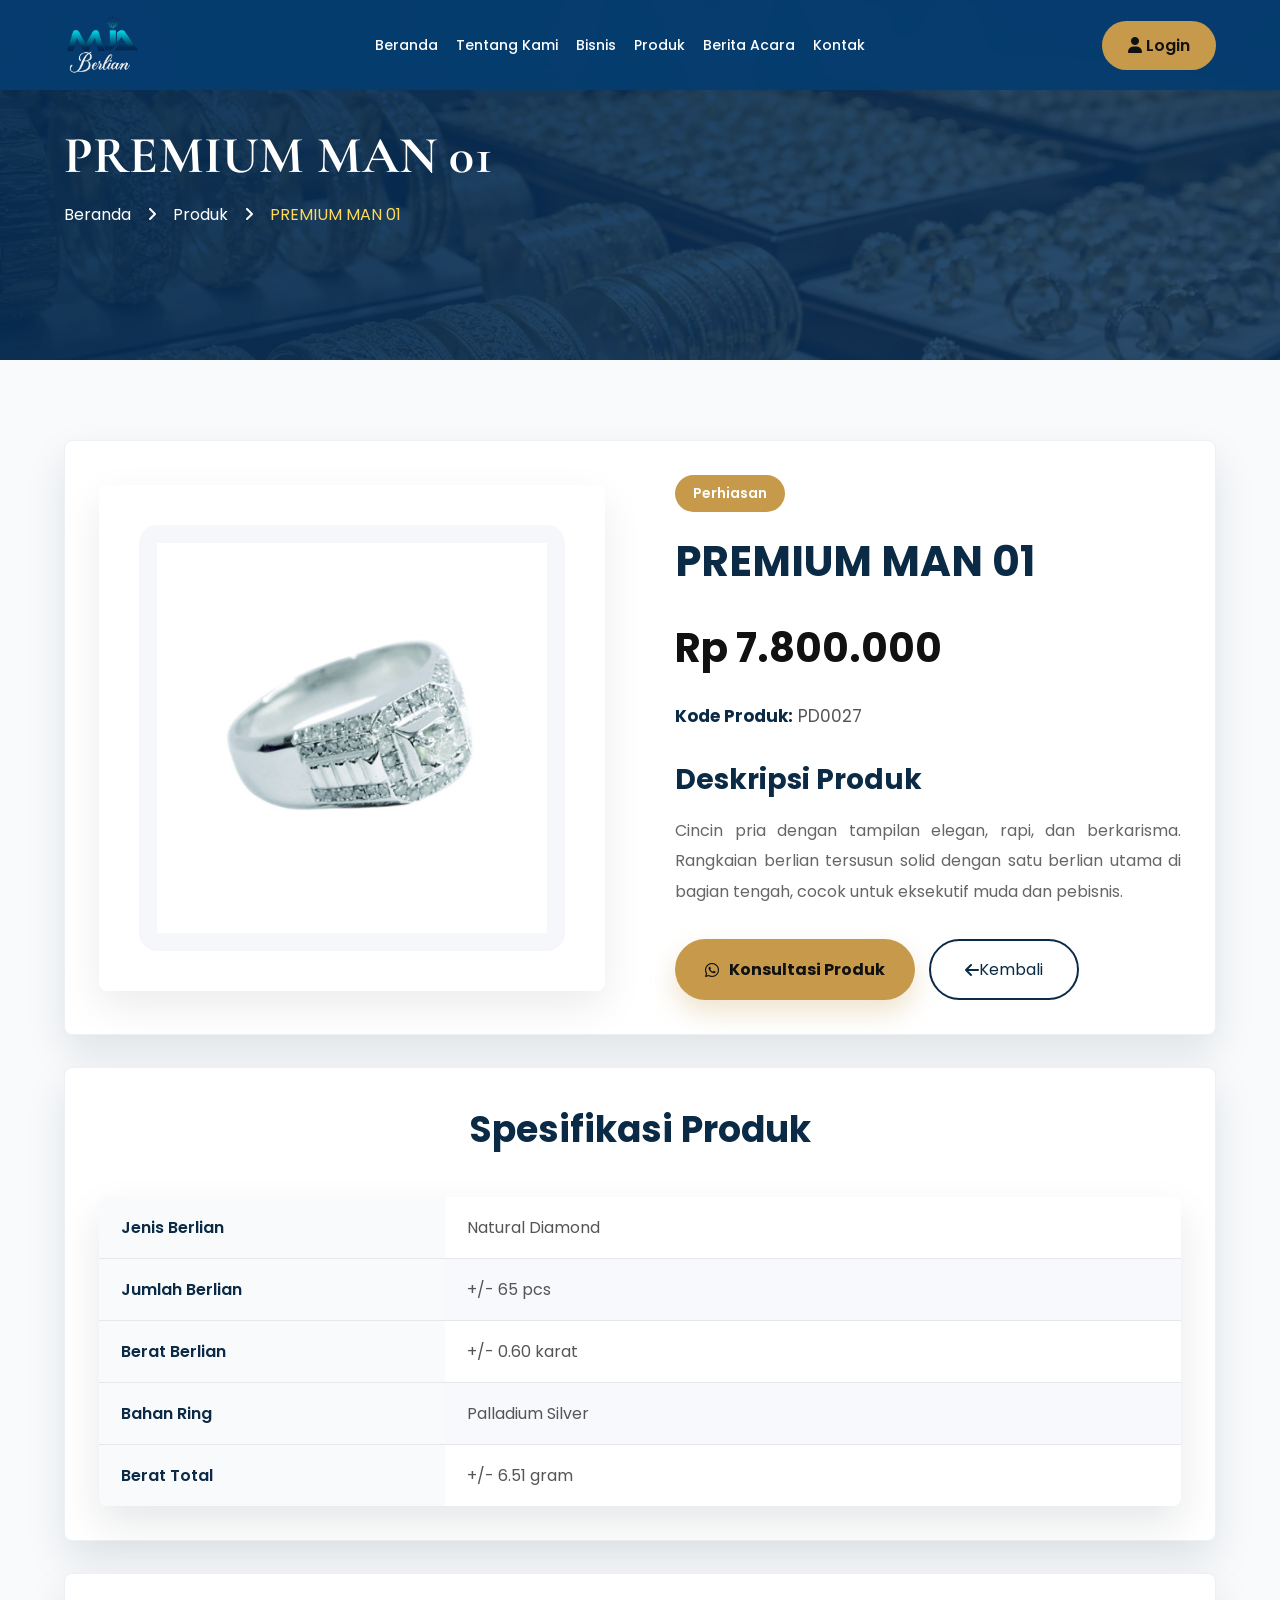
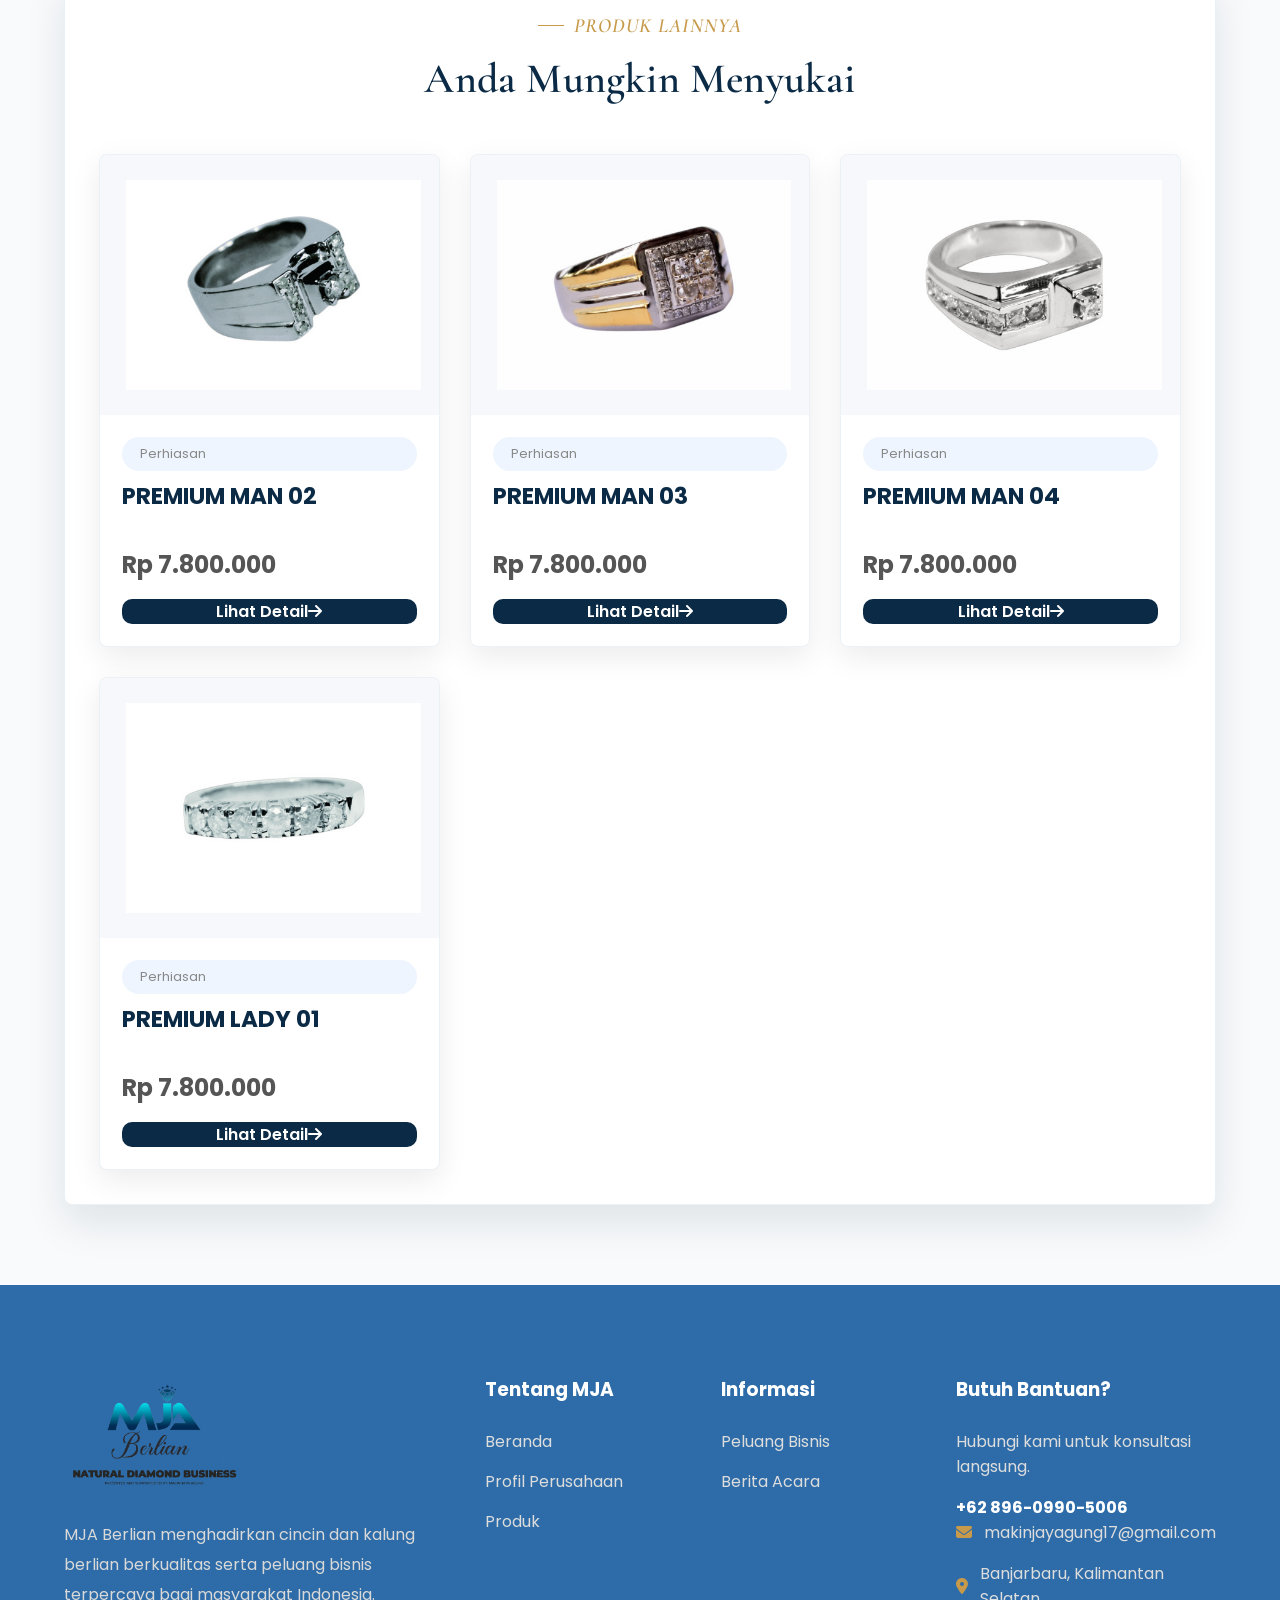
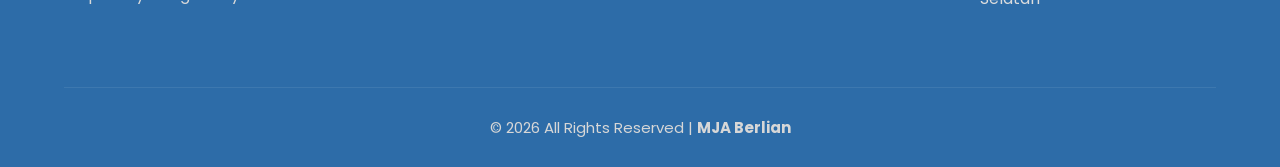
<file: detail-produk.html>
<!DOCTYPE html>
<html lang="id">
<head>
    <meta charset="UTF-8">
    <meta name="viewport" content="width=device-width, initial-scale=1.0">
    <title>Detail Produk | MJA Berlian</title>
    <meta name="description" content="Detail produk cincin dan kalung berlian MJA Berlian.">
    <link rel="preconnect" href="https://fonts.googleapis.com">
    <link rel="preconnect" href="https://fonts.gstatic.com" crossorigin>
    <link href="https://fonts.googleapis.com/css2?family=Poppins:wght@300;400;500;600;700;800&display=swap" rel="stylesheet">
    <link rel="stylesheet" href="https://cdnjs.cloudflare.com/ajax/libs/font-awesome/6.6.0/css/all.min.css">
    <link rel="stylesheet" href="css/style.css">
    <link rel="stylesheet" href="css/responsive.css">
    <link rel="stylesheet" href="css/produk.css">
</head>
<body>
    <header>
        <nav class="navbar">
            <div class="container navbar-container">
                <a href="index.html" class="logo" aria-label="MJA Berlian">
                    <img src="images/logo.png" alt="MJA Berlian" loading="lazy" data-src="images/logo.png">
                </a>

                <ul class="nav-menu">
                    <li><a href="index.html#home">Beranda</a></li>
                    <li><a href="index.html#tentang">Tentang Kami</a></li>
                    <li><a href="index.html#peluang">Bisnis</a></li>
                    <li><a href="produk.html" class="active">Produk</a></li>
                    <li><a href="berita-acara.html">Berita Acara</a></li>
                    <li><a href="index.html#contact">Kontak</a></li>
                </ul>

                <div class="nav-right">
                    <a href="https://office.mjaglobal.net/login" class="login-btn" target="_blank" rel="noopener">
                        <i class="fa-solid fa-user"></i> Login
                    </a>
                </div>

                <button id="menuToggle" aria-label="Buka menu" aria-expanded="false">
                    <span></span>
                    <span></span>
                    <span></span>
                </button>
            </div>
        </nav>
    </header>

    <section class="product-hero">
        <div class="container">
            <div class="product-hero-content">
                <h1 id="productTitle">Detail Produk</h1>
                <p>
                    <a href="index.html">Beranda</a>
                    <i class="fa-solid fa-angle-right"></i>
                    <a href="produk.html">Produk</a>
                    <i class="fa-solid fa-angle-right"></i>
                    <span id="breadcrumbName">Detail Produk</span>
                </p>
            </div>
        </div>
    </section>

    <section class="detail-product">
        <div class="container">
            <div class="detail-wrapper">
                <div class="detail-image">
                    <div class="main-image">
                        <img id="detailImage" src="" alt="Produk MJA">
                    </div>
                </div>

                <div class="detail-content">
                    <span class="detail-category" id="detailCategory">Perhiasan</span>
                    <h2 id="detailName">Nama Produk</h2>
                    <div class="detail-price" id="detailPrice">Rp 0</div>
                    <div class="detail-code">
                        <strong>Kode Produk:</strong>
                        <span id="detailCode">PD001</span>
                    </div>
                    <div class="detail-description">
                        <h3>Deskripsi Produk</h3>
                        <p id="detailDescription">Deskripsi produk akan muncul di sini.</p>
                    </div>
                    <div class="detail-action">
                        <a id="waButton" href="#" target="_blank" rel="noopener" class="primary-btn">
                            <i class="fa-brands fa-whatsapp"></i> Konsultasi Produk
                        </a>
                        <a href="produk.html" class="secondary-btn">
                            <i class="fa-solid fa-arrow-left"></i> Kembali
                        </a>
                    </div>
                </div>
            </div>

            <div class="product-specification">
                <h2>Spesifikasi Produk</h2>
                <table class="spec-table">
                    <tbody id="specificationTable"></tbody>
                </table>
            </div>

            <div class="related-products">
                <div class="section-title">
                    <span>Produk Lainnya</span>
                    <h2>Anda Mungkin Menyukai</h2>
                </div>
                <div class="related-grid" id="relatedProducts"></div>
            </div>
        </div>
    </section>

    <footer>
        <div class="container">
            <div class="footer-grid">
                <div class="footer-about">
                    <img src="images/footer-logo.png" alt="MJA Berlian" loading="lazy" data-src="images/footer-logo.png">
                    <p>MJA Berlian menghadirkan cincin dan kalung berlian berkualitas serta peluang bisnis terpercaya bagi masyarakat Indonesia.</p>
                </div>
                <div class="footer-menu">
                    <h3>Tentang MJA</h3>
                    <ul>
                        <li><a href="index.html">Beranda</a></li>
                        <li><a href="index.html#tentang">Profil Perusahaan</a></li>
                        <li><a href="produk.html">Produk</a></li>
                    </ul>
                </div>
                <div class="footer-information">
                    <h3>Informasi</h3>
                    <ul>
                        <li><a href="index.html#peluang">Peluang Bisnis</a></li>
                        <li><a href="berita-acara.html">Berita Acara</a></li>
                    </ul>
                </div>
                <div class="footer-contact">
                    <h3>Butuh Bantuan?</h3>
                    <p>Hubungi kami untuk konsultasi langsung.</p>
                    <h4>+62 896-0990-5006</h4>
                    <p><i class="fa-solid fa-envelope"></i> makinjayagung17@gmail.com</p>
                    <p><i class="fa-solid fa-location-dot"></i> Banjarbaru, Kalimantan Selatan</p>
                </div>
            </div>
            <div class="footer-bottom">
                <p>&copy; 2026 All Rights Reserved | <strong>MJA Berlian</strong></p>
            </div>
        </div>
    </footer>

    <button id="backToTop" aria-label="Kembali ke atas">
        <i class="fa-solid fa-arrow-up"></i>
    </button>

    <script>document.write('<script src="js/produk-data.js?v=' + Date.now() + '"><\/script>');</script>
    <script src="js/detail.js"></script>
    <script src="js/script.js"></script>
</body>
</html>
</file>
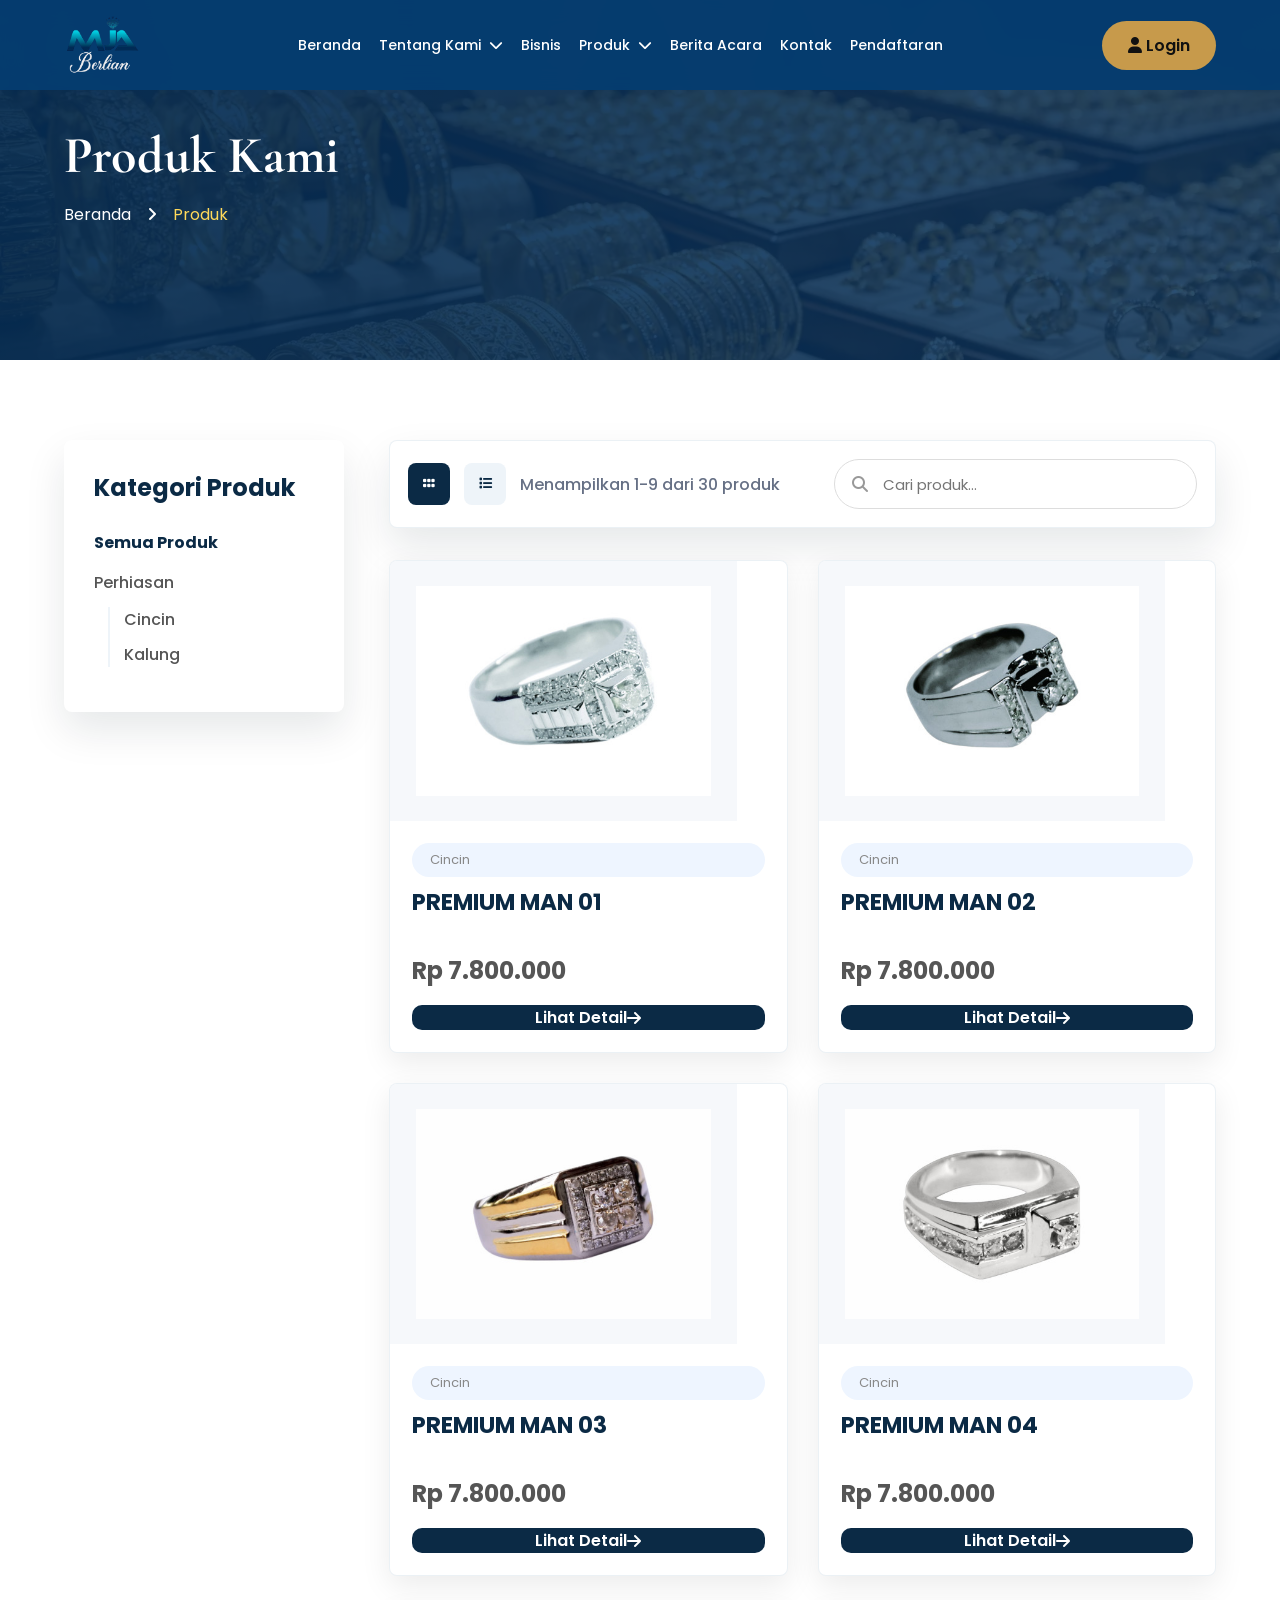
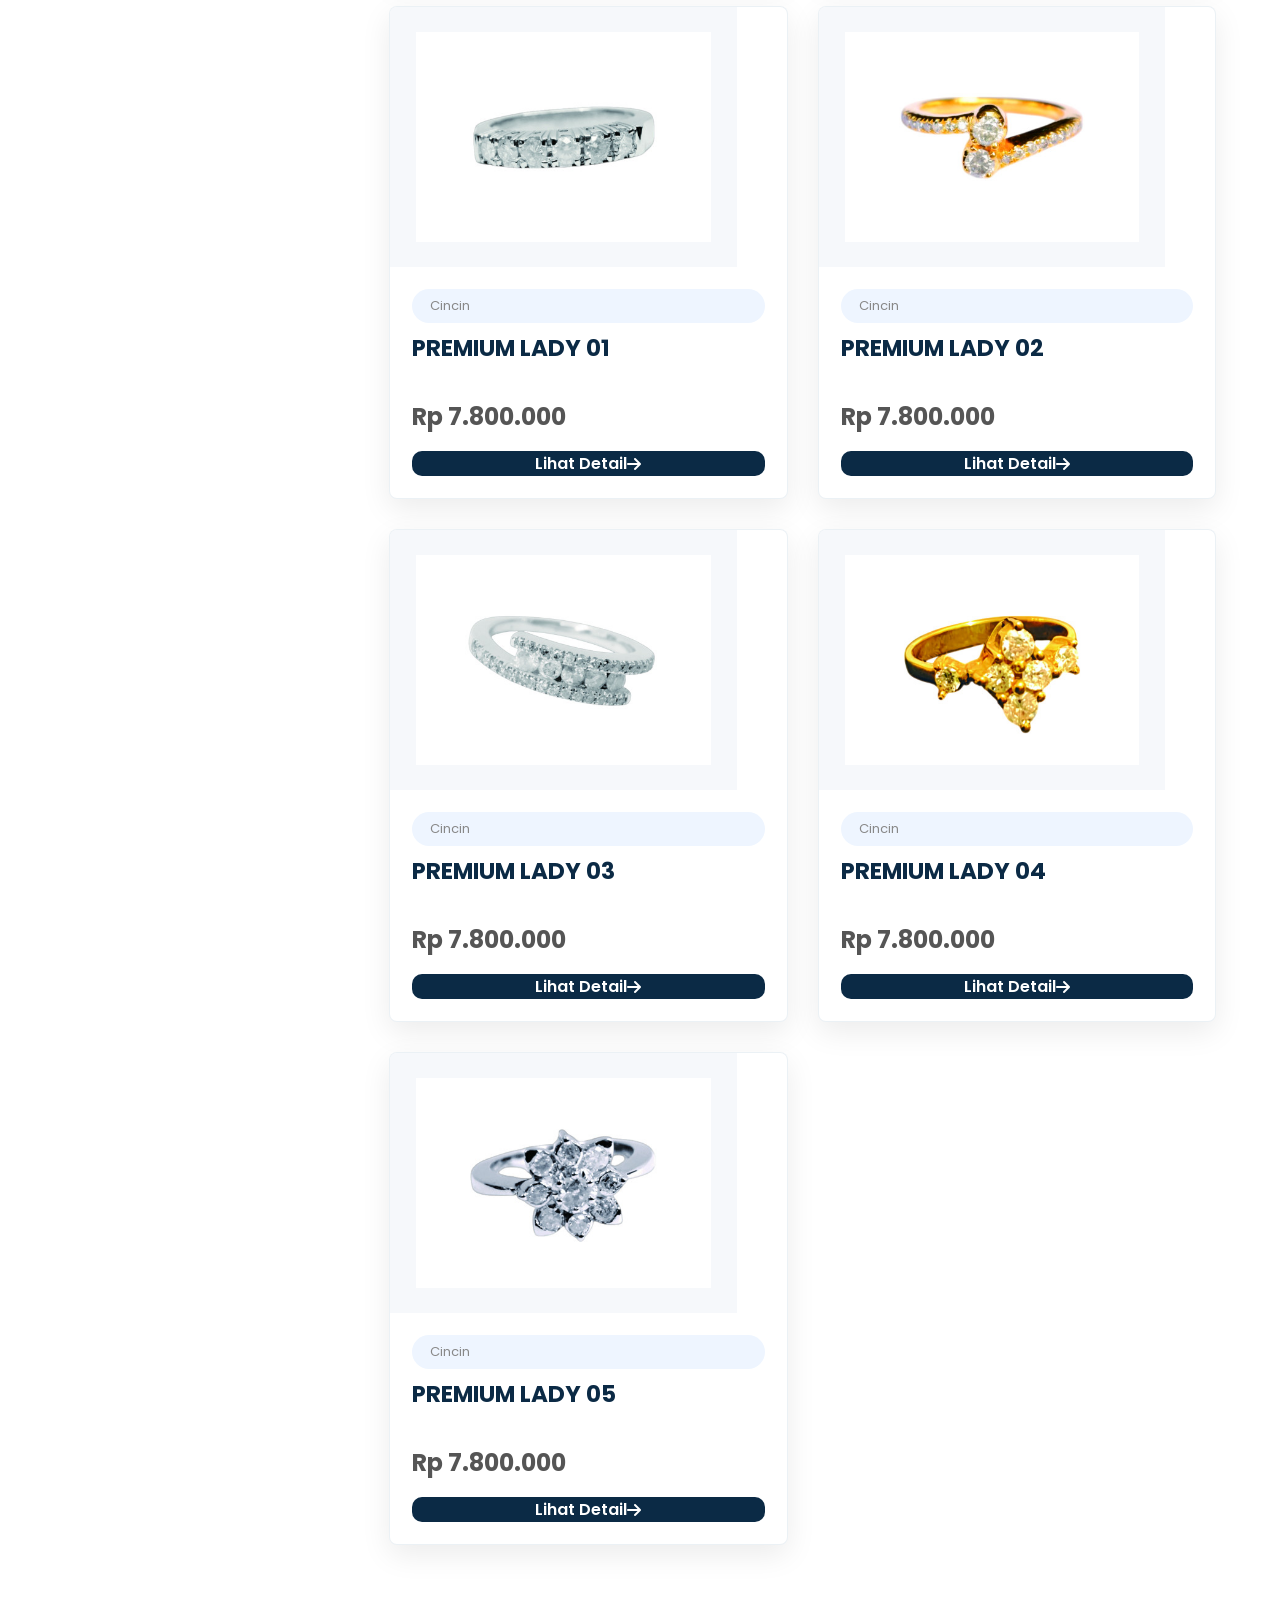
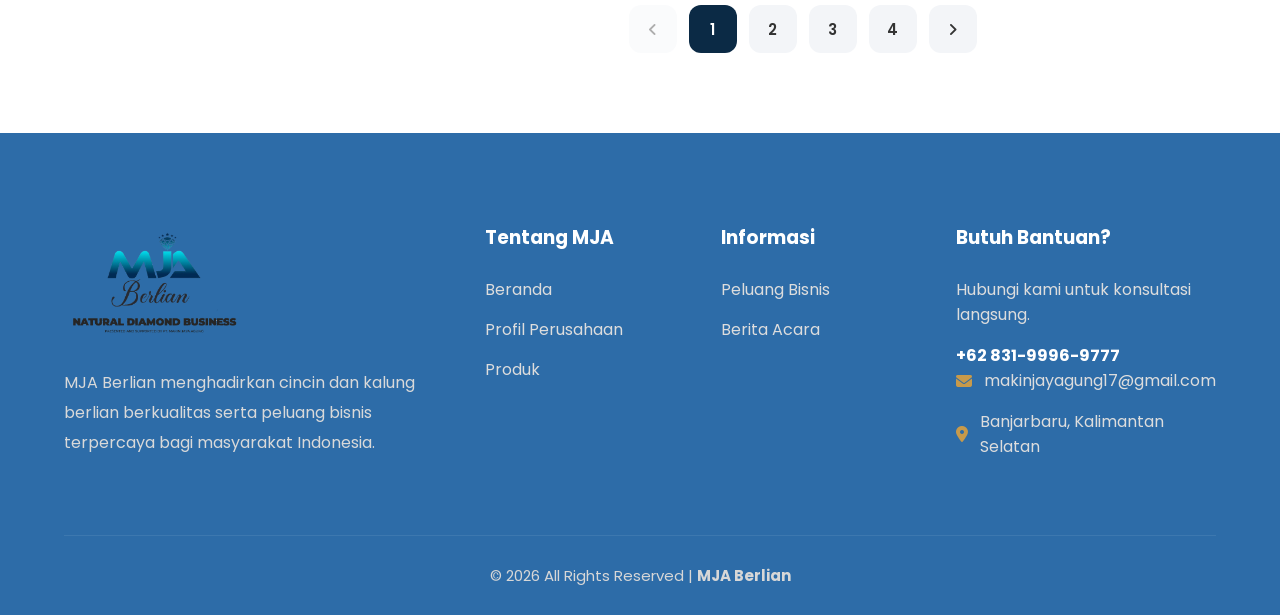
<file: produk.html>
<!DOCTYPE html>
<html lang="id">
<head>
    <meta charset="UTF-8">
    <meta name="viewport" content="width=device-width, initial-scale=1.0">
    <title>Produk | MJA Berlian</title>
    <meta name="description" content="Katalog produk cincin dan kalung berlian MJA Berlian.">
    <link rel="preconnect" href="https://fonts.googleapis.com">
    <link rel="preconnect" href="https://fonts.gstatic.com" crossorigin>
    <link href="https://fonts.googleapis.com/css2?family=Poppins:wght@300;400;500;600;700;800&display=swap" rel="stylesheet">
    <link rel="stylesheet" href="https://cdnjs.cloudflare.com/ajax/libs/font-awesome/6.6.0/css/all.min.css">
    <link rel="stylesheet" href="css/style.css">
    <link rel="stylesheet" href="css/responsive.css">
    <link rel="stylesheet" href="css/produk.css">
</head>
<body>
    <header>
        <nav class="navbar">
            <div class="container navbar-container">
                <a href="index.html" class="logo" aria-label="MJA Berlian">
                    <img src="images/logo.png" alt="MJA Berlian" loading="lazy" data-src="images/logo.png">
                </a>

                <ul class="nav-menu">
                    <li><a href="index.html#home">Beranda</a></li>
                    <li class="dropdown">
                        <a href="index.html#tentang">Tentang Kami <i class="fa-solid fa-chevron-down"></i></a>
                        <ul class="dropdown-menu">
                            <li><a href="index.html#profil">Profil</a></li>
                            <li><a href="index.html#visi">Visi & Misi</a></li>
                            <li><a href="index.html#business">Business</a></li>
                            <li><a href="index.html#keunggulan">Keunggulan</a></li>
                        </ul>
                    </li>
                    <li><a href="index.html#peluang">Bisnis</a></li>
                    <li class="dropdown">
                        <a href="produk.html" class="active">Produk <i class="fa-solid fa-chevron-down"></i></a>
                        <ul class="dropdown-menu">
                            <li><a href="produk.html">Semua Produk</a></li>
                            <li><a href="produk.html?kategori=perhiasan">Cincin & Kalung</a></li>
                        </ul>
                    </li>
                    <li><a href="berita-acara.html">Berita Acara</a></li>
                    <li><a href="index.html#contact">Kontak</a></li>
                    <li><a id="pendaftaran-link" href="https://forms.gle/EcQ9DQEofBSi8EZZ6" target="_blank" rel="noopener">Pendaftaran</a></li>
                </ul>

                <div class="nav-right">
                    <a href="https://office.mjaglobal.net/login" class="login-btn" target="_blank" rel="noopener">
                        <i class="fa-solid fa-user"></i> Login
                    </a>
                </div>

                <button id="menuToggle" aria-label="Buka menu" aria-expanded="false">
                    <span></span>
                    <span></span>
                    <span></span>
                </button>
            </div>
        </nav>
    </header>

    <section class="product-hero">
        <div class="container">
            <div class="product-hero-content">
                <h1>Produk Kami</h1>
                <p>
                    <a href="index.html">Beranda</a>
                    <i class="fa-solid fa-angle-right"></i>
                    <span>Produk</span>
                </p>
            </div>
        </div>
    </section>

    <section class="product-page">
        <div class="container">
            <div class="product-layout">
                <aside class="product-sidebar">
                    <h3>Kategori Produk</h3>
                    <ul class="category-list">
                        <li><a href="produk.html" class="category-link" data-category="all">Semua Produk</a></li>
                        <li>
                            <a href="produk.html?kategori=perhiasan" class="category-link" data-category="perhiasan">Perhiasan</a>
                            <ul class="subcategory">
                                <li><a href="produk.html?kategori=perhiasan&sub=cincin">Cincin</a></li>
                                <li><a href="produk.html?kategori=perhiasan&sub=kalung">Kalung</a></li>
                            </ul>
                        </li>
                    </ul>
                </aside>

                <div class="product-content">
                    <div class="product-toolbar">
                        <div class="toolbar-left">
                            <div class="view-mode" aria-label="Mode tampilan">
                                <button class="view-btn active" aria-label="Tampilan grid"><i class="fa-solid fa-grip"></i></button>
                                <button class="view-btn" aria-label="Tampilan daftar"><i class="fa-solid fa-list"></i></button>
                            </div>
                            <p id="productCount">Menampilkan produk...</p>
                        </div>

                        <div class="toolbar-right">
                            <div class="search-box">
                                <i class="fa-solid fa-magnifying-glass"></i>
                                <input type="text" id="searchProduct" placeholder="Cari produk...">
                            </div>
                        </div>
                    </div>

                    <div class="product-grid" id="productGrid"></div>

                    <div class="pagination" id="pagination"></div>
                </div>
            </div>
        </div>
    </section>

    <footer>
        <div class="container">
            <div class="footer-grid">
                <div class="footer-about">
                    <img src="images/footer-logo.png" alt="MJA Berlian" loading="lazy" data-src="images/footer-logo.png">
                    <p>MJA Berlian menghadirkan cincin dan kalung berlian berkualitas serta peluang bisnis terpercaya bagi masyarakat Indonesia.</p>
                </div>
                <div class="footer-menu">
                    <h3>Tentang MJA</h3>
                    <ul>
                        <li><a href="index.html">Beranda</a></li>
                        <li><a href="index.html#tentang">Profil Perusahaan</a></li>
                        <li><a href="produk.html">Produk</a></li>
                    </ul>
                </div>
                <div class="footer-information">
                    <h3>Informasi</h3>
                    <ul>
                        <li><a href="index.html#peluang">Peluang Bisnis</a></li>
                        <li><a href="berita-acara.html">Berita Acara</a></li>
                    </ul>
                </div>
                <div class="footer-contact">
                    <h3>Butuh Bantuan?</h3>
                    <p>Hubungi kami untuk konsultasi langsung.</p>
                    <h4>+62 831-9996-9777</h4>
                    <p><i class="fa-solid fa-envelope"></i> makinjayagung17@gmail.com</p>
                    <p><i class="fa-solid fa-location-dot"></i> Banjarbaru, Kalimantan Selatan</p>
                </div>
            </div>
            <div class="footer-bottom">
                <p>&copy; 2026 All Rights Reserved | <strong>MJA Berlian</strong></p>
            </div>
        </div>
    </footer>

    <button id="backToTop" aria-label="Kembali ke atas">
        <i class="fa-solid fa-arrow-up"></i>
    </button>

    <script>document.write('<script src="js/produk-data.js?v=' + Date.now() + '"><\/script>');</script>
    <script src="js/produk.js"></script>
    <script src="js/script.js"></script>
</body>
</html>
</file>
<file: css/style.css>
/* ==========================================================
        MJA BERLIAN OFFICIAL WEBSITE
        STYLE.CSS
        PART 1
========================================================== */


/* ==========================================================
                        GOOGLE FONT
========================================================== */

@import url('https://fonts.googleapis.com/css2?family=Poppins:wght@300;400;500;600;700;800&family=Cormorant+Garamond:ital,wght@0,500;0,600;0,700;1,500&display=swap');


/* ==========================================================
                        RESET
========================================================== */

*{
    margin:0;
    padding:0;
    box-sizing:border-box;
}

html{
    scroll-behavior:smooth;
}

body{

    font-family:'Poppins',sans-serif;

    background:#ffffff;

    color:#333;

    overflow-x:hidden;

}

img{

    width:100%;

    display:block;

}

a{

    text-decoration:none;

}

ul{

    list-style:none;

}

button{

    border:none;

    cursor:pointer;

    font-family:'Poppins',sans-serif;

}

input,
textarea{

    outline:none;

    font-family:'Poppins',sans-serif;

}


/* ==========================================================
                        ROOT
========================================================== */

:root{

    --primary:#003B73;

    --primary-dark:#002B55;

    --secondary:#F5B400;

    --white:#ffffff;

    --text:#555;

    --border:#e7e7e7;

    --background:#f8fbff;

    --shadow:0 10px 30px rgba(0,0,0,.08);

    --radius:20px;

    --transition:.35s ease;

    --dark:#15130f;

    --font-display:'Cormorant Garamond', Georgia, serif;

}


/* ==========================================================
                        CONTAINER
========================================================== */

.container{

    width:90%;

    max-width:1280px;

    margin:auto;

}

section{

    padding:100px 0;

}


/* ==========================================================
                    SECTION TITLE
========================================================== */

.section-title{

    text-align:center;

    margin-bottom:70px;

}

.section-title span{

    color:var(--secondary);

    font-weight:600;

    text-transform:uppercase;

    letter-spacing:2px;

}

.section-title h2{

    margin-top:15px;

    font-size:42px;

    color:var(--primary);

}

.section-title p{

    margin:auto;

    margin-top:20px;

    max-width:760px;

    color:var(--text);

    line-height:30px;

}


/* ==========================================================
                        BUTTON
========================================================== */

.primary-btn{

    display:inline-flex;

    align-items:center;

    gap:10px;

    padding:14px 30px;

    background:var(--secondary);

    color:#111;

    border-radius:50px;

    font-weight:700;

    transition:var(--transition);

    box-shadow:0 10px 30px rgba(0,0,0,.12);

}

.primary-btn:hover{

    transform:translateY(-4px);

    box-shadow:0 15px 30px rgba(0,0,0,.15);

}

.secondary-btn{

    display:inline-flex;

    align-items:center;

    justify-content:center;

    padding:16px 34px;

    border-radius:50px;

    border:2px solid #fff;

    color:#fff;

    transition:var(--transition);

}

.secondary-btn:hover{

    background:#fff;

    color:var(--primary);

}

.white-btn{

    display:inline-flex;

    align-items:center;

    gap:8px;

    padding:14px 28px;

    border-radius:40px;

    background:#fff;

    color:var(--primary);

    font-weight:600;

    transition:var(--transition);

}

.white-btn:hover{

    transform:translateY(-3px);

}


/* ==========================================================
                        LOADER
========================================================== */

#loader{

    position:fixed;

    inset:0;

    background:#fff;

    display:flex;

    justify-content:center;

    align-items:center;

    z-index:99999;

}

.loader-content{

    text-align:center;

}

.loader-content img{

    width:140px;

    margin:auto;

    margin-bottom:25px;

}

.loader-circle{

    width:60px;

    height:60px;

    border-radius:50%;

    border:6px solid #ddd;

    border-top:6px solid var(--secondary);

    margin:auto;

    animation:spin 1s linear infinite;

}

.loader-content p{

    margin-top:20px;

    color:var(--primary);

}

@keyframes spin{

    to{

        transform:rotate(360deg);

    }

}


/* ==========================================================
                    BACK TO TOP
========================================================== */

#backToTop{

    position:fixed;

    right:30px;

    bottom:30px;

    width:55px;

    height:55px;

    border-radius:50%;

    background:var(--secondary);

    color:#111;

    font-size:18px;

    display:flex;

    justify-content:center;

    align-items:center;

    box-shadow:var(--shadow);

    opacity:0;

    visibility:hidden;

    transition:.4s;

    z-index:900;

}

#backToTop.show{

    opacity:1;

    visibility:visible;

}


/* ==========================================================
                        NAVBAR
========================================================== */

header{

    position:fixed;

    width:100%;

    top:0;

    left:0;

    z-index:999;

}

.navbar{

    background:#003B73;

    box-shadow:none;

    transition:.35s;

}

.navbar.scrolled{

    box-shadow:0 8px 25px rgba(0,0,0,.15);

}

.navbar-container{

    display:flex;

    justify-content:space-between;

    align-items:center;

    height:90px;

}

.logo img{

    width:180px;

}

.nav-menu{

    display:flex;

    gap:24px;

    align-items:center;

}

.nav-menu>li{

    position:relative;

}

.nav-menu>li>a{

    color:#fff;

    font-weight:500;

    display:flex;

    align-items:center;

    gap:8px;

    transition:.3s;

}

.nav-menu>li>a:hover{

    color:var(--secondary);

}


/* ==========================================================
                        DROPDOWN
========================================================== */

.dropdown-menu{

    position:absolute;

    top:120%;

    left:0;

    width:220px;

    background:#fff;

    border-radius:15px;

    box-shadow:var(--shadow);

    opacity:0;

    visibility:hidden;

    transition:.3s;

    overflow:hidden;

}

.dropdown:hover .dropdown-menu{

    opacity:1;

    visibility:visible;

    top:110%;

}

.dropdown-menu li a{

    display:block;

    padding:15px 20px;

    color:#333;

    transition:.3s;

}

.dropdown-menu li a:hover{

    background:var(--primary);

    color:#fff;

}


/* ==========================================================
                        LOGIN
========================================================== */

.login-btn{

    padding:13px 26px;

    border-radius:40px;

    background:var(--secondary);

    color:#111;

    font-weight:600;

    transition:.3s;

}

.login-btn:hover{

    transform:translateY(-3px);

}


/* ==========================================================
                    HAMBURGER
========================================================== */

#menuToggle{

    display:none;

    flex-direction:column;

    gap:6px;

    cursor:pointer;

}

#menuToggle span{

    width:28px;

    height:3px;

    background:#fff;

    border-radius:20px;

    transition:.25s;

}

#menuToggle.active span:nth-child(1){

    transform: translateY(8px) rotate(45deg);

}

#menuToggle.active span:nth-child(2){

    opacity:0;

}

#menuToggle.active span:nth-child(3){

    transform: translateY(-8px) rotate(-45deg);

}

/* ==========================================================
                        HERO
========================================================== */

.hero{

    position:relative;

    width:100%;

    /* extend hero to sit closer to next section */
    height:calc(100vh - 60px);

    min-height:640px;

    overflow:hidden;

}

/* pull next section up so hero image meets it visually */
.exclusive-products{
    margin-top:-80px;
    padding-top:160px; /* keep visual spacing for content */
}

.hero-slider{

    position:relative;

    width:100%;

    height:100%;

}

.hero-slide{

    position:absolute;

    inset:0;

    opacity:0;

    visibility:hidden;

    transition:1s ease;

}

.hero-slide.active{

    opacity:1;

    visibility:visible;

    z-index:2;

}

.hero-slide img{
 
    width:100%;
 
    height:100%;
 
    object-fit:cover;
 
    /* animation moved to active slide for performance */
 
}

.hero-slide.active img{
 
    animation:zoomHero 12s linear infinite;
 
}

@keyframes zoomHero{

    from{

        transform:scale(1);

    }

    to{

        transform:scale(1.12);

    }

}

.hero-overlay{

    position:absolute;

    inset:0;

    background:linear-gradient(

        rgba(0,25,55,.72),

        rgba(0,40,85,.70)

    );

}

.hero-top-text{

    position:absolute;

    top:18px;

    left:0;

    right:0;

    text-align:center;

    color:var(--secondary);

    font-weight:700;

    z-index:6;

    font-size:15px;

    letter-spacing:1px;

}

.hero .container{

    position:relative;

    height:100%;

    display:flex;

    align-items:center;

    z-index:3;

}

.hero-content{

    max-width:720px;

    color:#fff;

    display:flex;

    flex-direction:column;

    justify-content:center;

    height:100%;

    padding-top:40px; /* push title slightly down from top text */

}

.hero-content span{

    display:inline-block;

    color:var(--secondary);

    font-size:18px;

    font-weight:600;

    margin-bottom:18px;

    letter-spacing:2px;

    text-transform:uppercase;

}

.hero-content h1{

    font-size:54px;

    line-height:1.05;

    margin-bottom:20px;

    font-weight:700;

    text-shadow:0 6px 18px rgba(0,0,0,.32);

}

.hero-content p{

    font-size:18px;

    line-height:34px;

    color:#f2f2f2;

    margin-bottom:40px;

    max-width:650px;

}

.hero-button{

    display:flex;

    gap:18px;

    flex-wrap:wrap;

}


/* ==========================================================
                    HERO NAVIGATION
========================================================== */

.hero-navigation{

    position:absolute;

    top:50%;

    left:0;

    width:100%;

    transform:translateY(-50%);

    display:flex;

    justify-content:space-between;

    padding:0 40px;

    z-index:5;

}

.hero-prev,
.hero-next{

    width:58px;

    height:58px;

    border-radius:50%;

    background:rgba(255,255,255,.18);

    backdrop-filter:blur(8px);

    color:#fff;

    display:flex;

    justify-content:center;

    align-items:center;

    font-size:18px;

    transition:.35s;

}

.hero-prev:hover,
.hero-next:hover{

    background:var(--secondary);

    color:#111;

}


/* ==========================================================
                    HERO DOT
========================================================== */

.hero-indicator{

    position:absolute;

    left:50%;

    bottom:40px;

    transform:translateX(-50%);

    display:flex;

    gap:12px;

    z-index:5;

}

.hero-indicator .dot{

    width:14px;

    height:14px;

    border-radius:50%;

    background:rgba(255,255,255,.5);

    cursor:pointer;

    transition:.35s;

}

.hero-indicator .dot.active{

    background:var(--secondary);

    transform:scale(1.2);

}


/* ==========================================================
                HERO PROGRESS BAR
========================================================== */

.hero-progress{

    position:absolute;

    left:0;

    bottom:0;

    width:100%;

    height:5px;

    background:rgba(255,255,255,.15);

    z-index:6;

}

.progress-bar{

    width:0;

    height:100%;

    background:var(--secondary);

}


/* ==========================================================
                PRODUK EKSKLUSIF
========================================================== */

.exclusive-products{

    background:#fff;

}

.exclusive-grid{

    display:grid;

    grid-template-columns:2fr 1fr;

    gap:30px;

}

.exclusive-right{

    display:grid;

    gap:30px;

}

.exclusive-card{

    position:relative;

    overflow:hidden;

    border-radius:25px;

    min-height:320px;

    box-shadow:var(--shadow);

}

.exclusive-card.large{

    min-height:670px;

}

.exclusive-card img{

    width:100%;

    height:100%;

    object-fit:cover;

    transition:.6s;

}

.exclusive-card:hover img{

    transform:scale(1.08);

}

.exclusive-card .overlay{

    position:absolute;

    inset:0;

    background:linear-gradient(

        rgba(0,0,0,.10),

        rgba(0,0,0,.75)

    );

}

.card-content{

    position:absolute;

    left:35px;

    right:35px;

    bottom:35px;

    color:#fff;

    z-index:2;

}

.product-label{

    display:inline-block;

    padding:8px 18px;

    border-radius:30px;

    background:rgba(255,255,255,.18);

    backdrop-filter:blur(6px);

    margin-bottom:20px;

    font-size:14px;

}

.card-content h3{

    font-size:34px;

    margin-bottom:15px;

}

.card-content p{

    line-height:30px;

    margin-bottom:25px;

    color:#f1f1f1;

}
/* ==========================================================
                    PRODUK TERBAIK
========================================================== */

.best-products{

    background:var(--background);

}

.best-header{

    display:flex;

    justify-content:space-between;

    align-items:center;

    margin-bottom:50px;

    flex-wrap:wrap;

    gap:20px;

}

.best-header span{

    color:var(--secondary);

    font-weight:600;

    text-transform:uppercase;

}

.best-header h2{

    color:var(--primary);

    font-size:40px;

    margin-top:10px;

}

.product-filter{

    display:flex;

    justify-content:center;

    gap:18px;

    margin-bottom:50px;

    flex-wrap:wrap;

}

.filter-btn{

    padding:14px 28px;

    border-radius:40px;

    background:#fff;

    color:var(--primary);

    border:1px solid #ddd;

    transition:var(--transition);

    font-weight:600;

}

.filter-btn.active,
.filter-btn:hover{

    background:var(--primary);

    color:#fff;

}

.product-grid{

    display:grid;

    grid-template-columns:repeat(auto-fit,minmax(280px,1fr));

    gap:30px;

}

.product-card{

    background:#fff;

    border-radius:25px;

    overflow:hidden;

    box-shadow:var(--shadow);

    transition:.4s;

}

.product-card:hover{

    transform:translateY(-12px);

}

.product-image{

    height:270px;

    overflow:hidden;

}

.product-image img{

    width:100%;

    height:100%;

    object-fit:cover;

    transition:.5s;

}

.product-card:hover img{

    transform:scale(1.08);

}

.product-info{

    padding:25px;

}

.product-category{

    display:inline-block;

    padding:7px 18px;

    background:#eef5ff;

    color:var(--primary);

    border-radius:30px;

    font-size:13px;

    margin-bottom:15px;

}

.product-info h3{

    font-size:23px;

    color:var(--primary);

    margin-bottom:12px;

}

.product-info p{

    color:var(--text);

    line-height:28px;

    margin-bottom:20px;

}

.product-footer{

    display:flex;

    justify-content:space-between;

    align-items:center;

}

.product-price{

    color:var(--secondary);

    font-weight:700;

    font-size:20px;

}



/* ==========================================================
                    PELUANG BISNIS
========================================================== */

.business-opportunity{

    background:#fff;

}

.business-wrapper{

    display:grid;

    grid-template-columns:1fr 1fr;

    gap:70px;

    align-items:center;

}

.business-image{

    border-radius:25px;

    overflow:hidden;

    box-shadow:var(--shadow);

}

.business-image img{

    height:600px;

    object-fit:cover;

}

.business-content span{

    color:var(--secondary);

    font-weight:600;

    letter-spacing:2px;

    text-transform:uppercase;

}

.business-content h2{

    margin:20px 0;

    font-size:46px;

    color:var(--primary);

    line-height:1.2;

}

.business-content p{

    margin-bottom:20px;

    color:var(--text);

    line-height:32px;

}



/* ==========================================================
                        ABOUT
========================================================== */

.about-grid{

    display:grid;

    grid-template-columns:1fr 1fr;

    gap:50px;

    align-items:center;

}

.about-text h2{

    color:var(--primary);

    font-size:40px;

    margin-bottom:20px;

}

.about-text p{

    line-height:30px;

    margin-bottom:20px;

}

.about-text ul{

    margin-top:20px;

}

.about-text li{

    margin-bottom:15px;

}

.about-video{

    border-radius:20px;

    overflow:hidden;

    box-shadow:0 20px 40px rgba(0,0,0,.15);

}

.about-video iframe{

    width:100%;

    height:420px;

    border:none;

}

.about-tabs{

    display:flex;

    justify-content:center;

    gap:20px;

    margin-bottom:50px;

}

.tab-btn{

    padding:15px 35px;

    border:none;

    background:#fff;

    border-radius:40px;

    cursor:pointer;

    font-weight:600;

}

.tab-btn.active{

    background:var(--primary);

    color:#fff;

}

.tab-content{

    display:none;

}

.tab-content.active{

    display:block;

}
/* ==========================================================
                    WHY JOIN
========================================================== */

.why-join{

    background:#ffffff;

}

.join-grid{

    display:grid;

    grid-template-columns:repeat(3,1fr);

    gap:30px;

}

.join-card{

    background:#fff;

    border-radius:25px;

    padding:40px 35px;

    box-shadow:var(--shadow);

    transition:.4s;

    text-align:center;

    position:relative;

    overflow:hidden;

}

.join-card::before{

    content:"";

    position:absolute;

    left:0;

    top:0;

    width:100%;

    height:5px;

    background:var(--secondary);

    transform:scaleX(0);

    transition:.4s;

}

.join-card:hover::before{

    transform:scaleX(1);

}

.join-card:hover{

    transform:translateY(-12px);

}

.join-card i{

    width:90px;

    height:90px;

    margin:auto;

    margin-bottom:25px;

    border-radius:50%;

    display:flex;

    justify-content:center;

    align-items:center;

    background:#eef5ff;

    color:var(--primary);

    font-size:36px;

    transition:.4s;

}

.join-card:hover i{

    background:var(--primary);

    color:#fff;

    transform:rotate(360deg);

}

.join-card h3{

    color:var(--primary);

    font-size:24px;

    margin-bottom:18px;

}

.join-card p{

    color:var(--text);

    line-height:30px;

}



/* ==========================================================
                    TESTIMONIAL
========================================================== */

.testimonial-section{

    background:var(--background);

}

.testimonial-slider{

    position:relative;

    max-width:900px;

    margin:auto;

    overflow:hidden;

}

.testimonial-card{

    background:#fff;

    border-radius:30px;

    padding:50px;

    text-align:center;

    box-shadow:var(--shadow);

}

.testimonial-card img{

    width:120px;

    height:120px;

    border-radius:50%;

    object-fit:cover;

    margin:auto;

    margin-bottom:25px;

    border:5px solid var(--secondary);

}

.testimonial-card h3{

    color:var(--primary);

    margin-bottom:8px;

}

.testimonial-card span{

    color:#777;

    display:block;

    margin-bottom:20px;

}

.testimonial-card p{

    color:var(--text);

    line-height:32px;

    font-style:italic;

    max-width:700px;

    margin:auto;

}

.testimonial-stars{

    margin:20px 0;

}

.testimonial-stars i{

    color:#FFD700;

    margin:0 3px;

}

.testimonial-navigation{

    display:flex;

    justify-content:center;

    gap:15px;

    margin-top:40px;

}

.testimonial-navigation button{

    width:50px;

    height:50px;

    border-radius:50%;

    background:var(--primary);

    color:#fff;

    transition:.35s;

}

.testimonial-navigation button:hover{

    background:var(--secondary);

    color:#111;

}



/* ==========================================================
                JOIN BANNER
========================================================== */

.join-banner{

    position:relative;

    background:linear-gradient(

        135deg,

        var(--primary),

        #005db5

    );

    color:#fff;

    overflow:hidden;

}

.join-banner::before{

    content:"";

    position:absolute;

    width:400px;

    height:400px;

    border-radius:50%;

    background:rgba(255,255,255,.08);

    top:-180px;

    left:-180px;

}

.join-banner::after{

    content:"";

    position:absolute;

    width:320px;

    height:320px;

    border-radius:50%;

    background:rgba(255,255,255,.06);

    bottom:-150px;

    right:-120px;

}

.join-banner-content{

    position:relative;

    z-index:2;

    text-align:center;

    max-width:900px;

    margin:auto;

}

.join-subtitle{

    display:inline-block;

    color:#FFD76B;

    font-weight:600;

    text-transform:uppercase;

    letter-spacing:2px;

    margin-bottom:18px;

}

.join-banner h2{

    font-size:50px;

    margin-bottom:25px;

}

.join-banner p{

    color:#f5f5f5;

    line-height:34px;

    margin-bottom:40px;

    max-width:760px;

    margin-left:auto;

    margin-right:auto;

}

.join-banner .primary-btn{

    font-size:17px;

}



/* ==========================================================
                CARD ANIMATION
========================================================== */

.product-card,
.join-card,
.exclusive-card,
.info-card{

    transition:all .4s ease;

}

.product-card:hover,
.exclusive-card:hover,
.info-card:hover{

    transform:translateY(-10px);

}



/* ==========================================================
                FADE ANIMATION
========================================================== */

.fade-up{

    animation:fadeUp .8s ease;

}

@keyframes fadeUp{

    from{

        opacity:0;

        transform:translateY(40px);

    }

    to{

        opacity:1;

        transform:translateY(0);

    }

}
/* ==========================================================
                        CONTACT
========================================================== */

.contact-section{

    background:#f8fbff;

}

.contact-wrapper{

    display:grid;

    grid-template-columns:1.2fr .8fr;

    gap:50px;

}

.contact-form{

    background:#fff;

    padding:45px;

    border-radius:25px;

    box-shadow:var(--shadow);

}

.form-group{

    margin-bottom:22px;

}

.form-group label{

    display:block;

    margin-bottom:10px;

    font-weight:600;

    color:var(--primary);

}

.form-group input,
.form-group textarea{

    width:100%;

    padding:16px 20px;

    border:1px solid var(--border);

    border-radius:12px;

    transition:.35s;

    font-size:15px;

}

.form-group textarea{

    resize:none;

}

.form-group input:focus,
.form-group textarea:focus{

    border-color:var(--primary);

    box-shadow:0 0 0 3px rgba(0,59,115,.08);

}

.contact-info{

    display:flex;

    flex-direction:column;

    gap:25px;

}

.info-card{

    background:#fff;

    padding:28px;

    border-radius:20px;

    box-shadow:var(--shadow);

}

.info-card i{

    font-size:34px;

    color:var(--primary);

    margin-bottom:15px;

}

.info-card h3{

    color:var(--primary);

    margin-bottom:10px;

}

.info-card p{

    line-height:28px;

    color:var(--text);

}


/* ==========================================================
                        MAP
========================================================== */

.map{

    overflow:hidden;

    border-radius:20px;

    box-shadow:var(--shadow);

}

.map iframe{

    width:100%;

    height:320px;

    border:none;

}


/* ==========================================================
                    SOCIAL MEDIA
========================================================== */

.social-media{

    display:flex;

    gap:15px;

}

.social-media a{

    width:52px;

    height:52px;

    display:flex;

    justify-content:center;

    align-items:center;

    border-radius:50%;

    background:var(--primary);

    color:#fff;

    transition:.35s;

}

.social-media a:hover{

    background:var(--secondary);

    color:#111;

    transform:translateY(-5px);

}


/* ==========================================================
                        FOOTER
========================================================== */

footer{

    background:#2d6ca8;

    color:#fff;

    padding-top:90px;

}

.footer-grid{

    display:grid;

    grid-template-columns:2fr 1fr 1fr 1fr;

    gap:50px;

    padding-bottom:60px;

}

.footer-about img{

    width:180px;

    margin-bottom:25px;

}

.footer-about p{

    line-height:30px;

    color:#d9d9d9;

}

.footer-menu h3,
.footer-information h3,
.footer-contact h3{

    margin-bottom:25px;

}

.footer-menu ul li,
.footer-information ul li{

    margin-bottom:15px;

}

.footer-menu a,
.footer-information a{

    color:#ddd;

    transition:.3s;

}

.footer-menu a:hover,
.footer-information a:hover{

    color:var(--secondary);

}

.footer-contact p{

    display:flex;

    align-items:center;

    gap:12px;

    margin-bottom:16px;

    color:#ddd;

}

.footer-contact i{

    color:var(--secondary);

}


/* ==========================================================
                    FOOTER BOTTOM
========================================================== */

.footer-bottom{

    border-top:1px solid rgba(255,255,255,.08);

    padding:28px 0;

    text-align:center;

}

.footer-bottom p{

    color:#d7d7d7;

    font-size:15px;

}


/* ==========================================================
                    UTILITIES
========================================================== */

.text-center{

    text-align:center;

}

.mt-1{

    margin-top:10px;

}

.mt-2{

    margin-top:20px;

}

.mt-3{

    margin-top:30px;

}

.mb-1{

    margin-bottom:10px;

}

.mb-2{

    margin-bottom:20px;

}

.mb-3{

    margin-bottom:30px;

}

.d-flex{

    display:flex;

}

.align-center{

    align-items:center;

}

.justify-between{

    justify-content:space-between;

}

.shadow{

    box-shadow:var(--shadow);

}

.rounded{

    border-radius:20px;

}


/* ==========================================================
                    SCROLLBAR
========================================================== */

::-webkit-scrollbar{

    width:10px;

}

::-webkit-scrollbar-track{

    background:#ececec;

}

::-webkit-scrollbar-thumb{

    background:var(--primary);

    border-radius:50px;

}

::-webkit-scrollbar-thumb:hover{

    background:var(--secondary);

}


/* ==========================================================
                    TEXT SELECTION
========================================================== */

::selection{

    background:var(--primary);

    color:#fff;

}


/* ==========================================================
                    IMAGE
========================================================== */

img{

    transition:.4s;

}


/* ==========================================================
                    GLOBAL HOVER
========================================================== */

button,
a,
.product-card,
.join-card,
.exclusive-card,
.info-card{

    transition:all .35s ease;

}
/* CODEX POLISH */
.logo img{max-height:58px;width:auto;object-fit:contain}
.nav-menu a.active{color:var(--secondary)}
#backToTop{position:fixed;right:24px;bottom:24px;width:48px;height:48px;border-radius:50%;background:var(--secondary);color:#1b1b1b;display:flex;align-items:center;justify-content:center;box-shadow:0 12px 28px rgba(0,0,0,.18);opacity:0;visibility:hidden;transform:translateY(12px);transition:var(--transition);z-index:1000}
#backToTop.show{opacity:1;visibility:visible;transform:translateY(0)}
.product-card img,.exclusive-card img,.main-image img{background:#f5f7fb}
.fade-up{animation:codexFadeUp .55s ease both}
@keyframes codexFadeUp{from{opacity:0;transform:translateY(18px)}to{opacity:1;transform:translateY(0)}}
.empty-product,.product-not-found{grid-column:1/-1;text-align:center;padding:48px 28px;background:#fff;border:1px solid var(--border);border-radius:var(--radius);box-shadow:var(--shadow)}
.empty-product i,.product-not-found i{font-size:44px;color:var(--secondary);margin-bottom:16px}
@media screen and (max-width:992px){.nav-right{margin-left:auto}.logo img{max-height:48px}.nav-menu{box-shadow:-20px 0 40px rgba(0,0,0,.18)}}

/* Final visual polish */
:root{
    --primary:#0b2a45;
    --primary-dark:#071b2d;
    --secondary:#c79a4b;
    --background:#f8f5ee;
    --radius:8px;
    --shadow:0 18px 40px rgba(9,25,40,.10);
    --dark:#15130f;
    --font-display:'Cormorant Garamond', Georgia, serif;
}

body{
    color:#2a2620;
    background:#fff;
}

/* Display serif for major headings — pairs with Poppins for body/UI text */
.hero-content h1,
.news-hero-content h1,
.product-hero h1,
.section-title h2{
    font-family:var(--font-display);
    font-weight:600;
    letter-spacing:.2px;
}

.section-title span{
    font-family:var(--font-display);
    font-style:italic;
    font-weight:600;
    font-size:20px;
    letter-spacing:.3px;
    text-transform:none;
    display:inline-flex;
    align-items:center;
    gap:10px;
}

.section-title span::before{
    content:"";
    width:26px;
    height:1px;
    background:var(--secondary);
}

/* Refined button feel: quieter lift, gold-tinted shadow instead of flat black */
.primary-btn{
    box-shadow:0 12px 26px rgba(199,154,75,.28);
}

.primary-btn:hover{
    transform:translateY(-2px);
    box-shadow:0 16px 32px rgba(199,154,75,.36);
}

.white-btn:hover{
    box-shadow:0 12px 26px rgba(9,25,40,.14);
}

section{
    scroll-margin-top:90px;
}

.navbar{
    background:rgba(6,61,112,.96);
    backdrop-filter:blur(12px);
}

.navbar-container{
    gap:24px;
}

.nav-menu{
    gap:18px;
}

.nav-menu>li>a{
    font-size:14px;
    white-space:nowrap;
}

#menuToggle{
    background:transparent;
}

.primary-btn,
.secondary-btn,
.white-btn,
.login-btn,
.filter-btn{
    border-radius:999px;
}

.hero{
    min-height:680px;
}

.hero-overlay{
    background:linear-gradient(90deg,rgba(6,32,55,.86),rgba(6,61,112,.58),rgba(10,10,10,.22));
}

.hero-content h1{
    letter-spacing:0;
}

.hero-content p{
    max-width:700px;
}

.exclusive-products{
    margin-top:0;
    padding-top:100px;
}

.exclusive-card,
.product-card,
.join-card,
.testimonial-card,
.contact-form,
.info-card,
.business-image,
.about-video,
.map,
.product-sidebar,
.news-card{
    border-radius:8px;
}

.exclusive-card,
.product-card,
.join-card,
.testimonial-card,
.info-card,
.contact-form{
    border:1px solid rgba(6,61,112,.08);
}

.exclusive-grid{
    grid-template-columns:minmax(0,1.25fr) minmax(320px,.75fr);
}

.exclusive-right{
    display:grid;
    grid-template-rows:1fr 1fr;
    gap:30px;
}

.exclusive-card.large,
.exclusive-card{
    min-height:360px;
}

.exclusive-card.large{
    min-height:640px;
}

.join-grid{
    grid-template-columns:repeat(4,minmax(0,1fr));
}

.join-card{
    text-align:left;
}

.join-card i{
    margin-left:0;
    width:64px;
    height:64px;
    font-size:26px;
}

.join-banner::before,
.join-banner::after{
    content:none;
}

.join-banner .secondary-btn{
    margin-left:12px;
}

.product-footer .detail-btn{
    flex:0 0 46px;
    width:46px;
    height:46px;
    border-radius:50%;
    padding:0;
}

.product-footer .detail-btn i{
    margin:0;
}

.about-text li{
    position:relative;
    padding-left:28px;
    line-height:1.8;
}

.about-text li::before{
    content:"";
    position:absolute;
    top:.72em;
    left:0;
    width:9px;
    height:9px;
    border-radius:50%;
    background:var(--secondary);
    box-shadow:0 0 0 5px rgba(245,182,61,.16);
}

.news-hero{
    min-height:470px;
    display:flex;
    align-items:center;
    padding-top:150px;
    background:linear-gradient(90deg,rgba(6,32,55,.88),rgba(6,61,112,.68)),url("../images/hero/hero3.jpg") center/cover no-repeat;
    color:#fff;
}

.news-hero-content{
    max-width:760px;
}

.news-hero-content span,
.news-tag{
    color:var(--secondary);
    font-weight:700;
    letter-spacing:1.5px;
    text-transform:uppercase;
}

.news-hero-content h1{
    margin:16px 0 20px;
    font-size:52px;
    line-height:1.12;
}

.news-hero-content p{
    font-size:18px;
    line-height:1.8;
    color:#f4f7fb;
}

.news-section{
    background:var(--background);
}

.news-list{
    display:grid;
    gap:24px;
}

.news-card{
    display:grid;
    grid-template-columns:120px 1fr;
    gap:28px;
    padding:30px;
    background:#fff;
    box-shadow:var(--shadow);
}

.news-card.featured{
    border-left:5px solid var(--secondary);
}

.news-date{
    min-height:112px;
    display:flex;
    flex-direction:column;
    align-items:center;
    justify-content:center;
    border-radius:8px;
    background:#eef5ff;
    color:var(--primary);
}

.news-date strong{
    font-size:42px;
    line-height:1;
}

.news-date span{
    margin-top:8px;
    font-weight:600;
}

.news-content h3{
    margin:10px 0 12px;
    color:var(--primary);
    font-size:26px;
}

.news-content p{
    margin-bottom:20px;
    color:var(--text);
    line-height:1.8;
}

.text-link{
    display:inline-flex;
    align-items:center;
    gap:8px;
    color:var(--primary);
    font-weight:700;
}

.text-link:hover{
    color:var(--secondary);
}

@media screen and (max-width:1200px){
    .join-grid{
        grid-template-columns:repeat(2,minmax(0,1fr));
    }
}

@media screen and (max-width:992px){
    .nav-right{
        display:none;
    }

    .nav-menu>li>a{
        font-size:15px;
        white-space:normal;
    }

    .exclusive-grid{
        grid-template-columns:1fr;
    }

    .exclusive-card.large{
        min-height:430px;
    }
}

@media screen and (max-width:768px){
    .hero{
        min-height:640px;
    }

    .join-grid,
    .news-card{
        grid-template-columns:1fr;
    }

    .join-card{
        text-align:center;
    }

    .join-card i{
        margin-left:auto;
    }

    .join-banner .secondary-btn{
        margin:14px 0 0;
    }

    .news-hero{
        min-height:420px;
        padding-top:130px;
    }

    .news-hero-content h1{
        font-size:36px;
    }

    .news-date{
        width:112px;
    }
}

/* Centered homepage hero */
.hero{
    height:100vh;
    min-height:660px;
}

.hero-slide img{
    object-position:center center;
}

.hero-overlay{
    background:
        radial-gradient(circle at center, rgba(6,61,112,.40), rgba(5,24,42,.84) 72%),
        linear-gradient(180deg, rgba(5,24,42,.40), rgba(5,24,42,.66));
}

.hero-top-text{
    top:128px;
    left:50%;
    right:auto;
    transform:translateX(-50%);
    width:max-content;
    max-width:90%;
    padding:9px 20px;
    border:1px solid rgba(255,255,255,.24);
    border-radius:999px;
    background:rgba(255,255,255,.12);
    backdrop-filter:blur(10px);
    color:#ffd36a;
}

.hero .container{
    justify-content:center;
    text-align:center;
}

.hero-content{
    max-width:860px;
    align-items:center;
    justify-content:center;
    margin:0 auto;
    padding-top:90px;
    text-align:center;
}

.hero-content span{
    margin-left:auto;
    margin-right:auto;
}

.hero-content h1{
    max-width:900px;
    margin-left:auto;
    margin-right:auto;
    font-size:clamp(44px, 6vw, 82px);
    line-height:1.04;
}

.hero-content p{
    max-width:760px;
    margin-left:auto;
    margin-right:auto;
}

.hero-button{
    justify-content:center;
}

.hero-indicator{
    bottom:48px;
}

@media screen and (max-width:768px){
    .hero{
        min-height:620px;
        height:92vh;
    }

    .hero-top-text{
        top:104px;
        font-size:12px;
        padding:8px 15px;
    }

    .hero-content{
        padding-top:72px;
    }

    .hero-content h1{
        font-size:clamp(34px, 11vw, 52px);
    }

    .hero-content p{
        max-width:92%;
    }
}

/* Hero expanded and attached to products section */
.hero{
    height:112vh;
    min-height:780px;
    margin-bottom:0;
}

.hero-slider,
.hero-slide{
    height:100%;
}

.hero-slide .container{
    position:absolute;
    inset:0;
    width:90%;
    max-width:1280px;
    height:100%;
    display:flex;
    align-items:center;
    justify-content:center;
    margin:auto;
    z-index:3;
}

.hero-content{
    min-height:auto;
    height:auto;
    padding-top:72px;
}

.hero-content h1,
.hero-content p,
.hero-content span,
.hero-button{
    position:relative;
    z-index:4;
}

.exclusive-products{
    margin-top:0 !important;
    padding-top:0 !important;
}

.exclusive-products .section-title{
    margin-top:0;
    padding-top:0;
}

@media screen and (max-width:768px){
    .hero{
        height:100vh;
        min-height:680px;
    }

    .hero-slide .container{
        width:94%;
    }

    .hero-content{
        padding-top:58px;
    }
}
</file>
<file: css/responsive.css>
/* ==========================================================
        RESPONSIVE.CSS
        PART 1
        Laptop & Tablet Landscape
========================================================== */


/* ==========================================================
                    MAX WIDTH 1200px
========================================================== */

@media screen and (max-width:1200px){

    .container{

        width:92%;

    }

    section{

        padding:90px 0;

    }

    .section-title h2{

        font-size:38px;

    }

    /* HERO */

    .hero-content h1{

        font-size:58px;

    }

    .hero-content p{

        font-size:17px;

        line-height:30px;

    }

    /* PRODUK EKSKLUSIF */

    .exclusive-grid{

        gap:25px;

    }

    .exclusive-card.large{

        min-height:600px;

    }

    .card-content h3{

        font-size:30px;

    }

    /* PRODUK */

    .product-grid{

        grid-template-columns:repeat(3,1fr);

    }

    /* ABOUT */

    .business-wrapper{

        gap:45px;

    }

    .about-grid{

        gap:45px;

    }

    /* WHY JOIN */

    .join-grid{

        grid-template-columns:repeat(3,1fr);

        gap:25px;

    }

    .join-card{

        padding:35px 25px;

    }

    /* CONTACT */

    .contact-wrapper{

        gap:35px;

    }

}


/* ==========================================================
                    MAX WIDTH 992px
========================================================== */

@media screen and (max-width:992px){

    /* SECTION */

    section{

        padding:80px 0;

    }

    .section-title{

        margin-bottom:55px;

    }

    .section-title h2{

        font-size:34px;

    }

    /* =====================
            NAVBAR
    ====================== */

    .navbar-container{

        height:80px;

    }

    #menuToggle{

        display:flex;

    }

    .nav-menu{

        position:fixed;

        top:80px;

        right:-100%;

        width:300px;

        height:calc(100vh - 80px);

        background:#003B73;

        flex-direction:column;

        justify-content:flex-start;

        align-items:flex-start;

        padding:35px;

        gap:0;

        transition:.4s;

        overflow-y:auto;

        z-index:999;

    }

    .nav-menu.active{

        right:0;

    }

    .nav-menu li{

        width:100%;

        border-bottom:1px solid rgba(255,255,255,.08);

    }

    .nav-menu li a{

        display:flex;

        justify-content:space-between;

        width:100%;

        padding:18px 0;

    }

    .dropdown-menu{

        position:static;

        width:100%;

        opacity:1;

        visibility:visible;

        display:none;

        margin-bottom:15px;

        background:rgba(255,255,255,.08);

        box-shadow:none;

        border-radius:12px;

    }

    .dropdown.active .dropdown-menu{

        display:block;

    }

    .dropdown-menu li a{

        color:#fff;

        padding:14px 18px;

    }

    .login-btn{

        margin-top:25px;

        width:100%;

        text-align:center;

        justify-content:center;

    }

    /* =====================
            HERO
    ====================== */

    .hero{

        height:90vh;

    }

    .hero-content{

        max-width:100%;

    }

    .hero-content h1{

        font-size:48px;

    }

    .hero-content p{

        max-width:100%;

    }

    .hero-navigation{

        padding:0 20px;

    }

    .hero-prev,
    .hero-next{

        width:50px;

        height:50px;

    }

    /* =====================
        PRODUK EKSKLUSIF
    ====================== */

    .exclusive-grid{

        grid-template-columns:1fr;

    }

    .exclusive-right{

        grid-template-columns:repeat(2,1fr);

        gap:20px;

    }

    .exclusive-card.large{

        min-height:450px;

    }

    .exclusive-card{

        min-height:260px;

    }

    /* =====================
            PRODUK
    ====================== */

    .best-header{

        flex-direction:column;

        text-align:center;

    }

    .product-grid{

        grid-template-columns:repeat(2,1fr);

    }

    /* =====================
        BUSINESS
    ====================== */

    .business-wrapper{

        grid-template-columns:1fr;

    }

    .business-image img{

        height:450px;

    }

    /* =====================
            ABOUT
    ====================== */

    .about-grid{

        grid-template-columns:1fr;

    }

    .about-image img{

        height:450px;

    }

    .about-tabs{

        gap:12px;

    }

    .tab-button{

        padding:13px 24px;

        font-size:14px;

    }

    /* =====================
        WHY JOIN
    ====================== */

    .join-grid{

        grid-template-columns:repeat(2,1fr);

    }

    /* =====================
        TESTIMONI
    ====================== */

    .testimonial-card{

        padding:40px;

    }

    /* =====================
        JOIN BANNER
    ====================== */

    .join-banner h2{

        font-size:40px;

    }

    .join-banner p{

        font-size:16px;

    }

    /* =====================
        CONTACT
    ====================== */

    .contact-wrapper{

        grid-template-columns:1fr;

    }

    .contact-form{

        order:2;

    }

    .contact-info{

        order:1;

    }

    /* =====================
        FOOTER
    ====================== */

    .footer-grid{

        grid-template-columns:repeat(2,1fr);

        gap:40px;

    }

}
/* ==========================================================
        RESPONSIVE
        PART 2
        TABLET (768px)
========================================================== */

@media screen and (max-width:768px){

    /* ======================
            GLOBAL
    ======================= */

    section{

        padding:70px 0;

    }

    .container{

        width:94%;

    }

    .section-title{

        margin-bottom:45px;

    }

    .section-title h2{

        font-size:30px;

        line-height:42px;

    }

    .section-title p{

        font-size:15px;

        line-height:28px;

    }

    /* ======================
            NAVBAR
    ======================= */

    .logo img{

        width:140px;

    }

    .nav-menu{

        width:100%;

    }

    /* ======================
            HERO
    ======================= */

    .hero{

        height:85vh;

    }

    .hero-content{

        text-align:center;

    }

    .hero-content span{

        font-size:15px;

    }

    .hero-content h1{

        font-size:40px;

        line-height:1.25;

    }

    .hero-content p{

        font-size:16px;

        line-height:28px;

        margin-bottom:30px;

    }

    .hero-button{

        justify-content:center;

        flex-direction:column;

        align-items:center;

        gap:15px;

    }

    .hero-button a{

        width:240px;

        justify-content:center;

    }

    .hero-navigation{

        display:none;

    }

    .hero-indicator{

        bottom:20px;

    }

    /* ======================
        PRODUK EKSKLUSIF
    ======================= */

    .exclusive-right{

        grid-template-columns:1fr;

    }

    .exclusive-card.large{

        min-height:380px;

    }

    .exclusive-card{

        min-height:260px;

    }

    .card-content{

        left:25px;

        right:25px;

        bottom:25px;

    }

    .card-content h3{

        font-size:28px;

    }

    /* ======================
        PRODUK
    ======================= */

    .product-filter{

        gap:12px;

    }

    .filter-btn{

        padding:12px 22px;

        font-size:14px;

    }

    .product-grid{

        grid-template-columns:1fr;

    }

    .product-image{

        height:250px;

    }

    /* ======================
        BUSINESS
    ======================= */

    .business-content{

        text-align:center;

    }

    .business-content h2{

        font-size:34px;

    }

    .business-image img{

        height:360px;

    }

    /* ======================
            ABOUT
    ======================= */

    .about-tabs{

        justify-content:center;

    }

    .tab-button{

        width:100%;

        text-align:center;

    }

    .about-image img{

        height:360px;

    }

    .about-text{

        text-align:center;

    }

    .about-text ul{

        text-align:left;

        margin-top:25px;

    }

    /* ======================
        WHY JOIN
    ======================= */

    .join-grid{

        grid-template-columns:1fr;

    }

    .join-card{

        padding:35px 25px;

    }

    /* ======================
        TESTIMONI
    ======================= */

    .testimonial-card{

        padding:35px 25px;

    }

    .testimonial-card img{

        width:100px;

        height:100px;

    }

    .testimonial-card p{

        font-size:15px;

        line-height:28px;

    }

    /* ======================
        JOIN BANNER
    ======================= */

    .join-banner{

        padding:70px 0;

    }

    .join-banner h2{

        font-size:34px;

        line-height:1.3;

    }

    .join-banner p{

        font-size:15px;

        line-height:30px;

    }

    /* ======================
        CONTACT
    ======================= */

    .contact-form{

        padding:30px;

    }

    .info-card{

        padding:25px;

    }

    .map iframe{

        height:280px;

    }

    /* ======================
        FOOTER
    ======================= */

    .footer-grid{

        grid-template-columns:1fr;

        text-align:center;

    }

    .footer-about img{

        margin:0 auto 20px;

    }

    .footer-contact p{

        justify-content:center;

    }

    .social-media{

        justify-content:center;

    }

}
/* ==========================================================
        RESPONSIVE
        PART 3
        MOBILE (576px)
========================================================== */

@media screen and (max-width:576px){

    /* ======================
            GLOBAL
    ======================= */

    section{

        padding:60px 0;

    }

    .section-title h2{

        font-size:26px;

        line-height:38px;

    }

    .section-title p{

        font-size:14px;

        line-height:26px;

    }

    /* ======================
            NAVBAR
    ======================= */

    .navbar-container{

        height:70px;

    }

    .logo img{

        width:130px;

    }

    .nav-menu{

        padding:25px;

    }

    .nav-menu li a{

        font-size:15px;

    }

    /* ======================
            HERO
    ======================= */

    .hero{

        height:80vh;

    }

    .hero-content span{

        font-size:13px;

        letter-spacing:1px;

    }

    .hero-content h1{

        font-size:30px;

        line-height:1.3;

    }

    .hero-content p{

        font-size:14px;

        line-height:24px;

    }

    .hero-button a{

        width:100%;

        font-size:14px;

    }

    /* ======================
        PRODUK EKSKLUSIF
    ======================= */

    .card-content h3{

        font-size:24px;

    }

    .card-content p{

        font-size:14px;

        line-height:24px;

    }

    .product-label{

        font-size:12px;

    }

    /* ======================
        PRODUK TERBAIK
    ======================= */

    .filter-btn{

        width:100%;

        text-align:center;

        font-size:14px;

    }

    .product-info h3{

        font-size:20px;

    }

    .product-info p{

        font-size:14px;

    }

    .product-price{

        font-size:18px;

    }

    /* ======================
        BUSINESS
    ======================= */

    .business-content h2{

        font-size:28px;

    }

    .business-content p{

        font-size:14px;

        line-height:26px;

    }

    /* ======================
            ABOUT
    ======================= */

    .tab-button{

        font-size:14px;

        padding:12px 18px;

    }

    .about-text h3{

        font-size:24px;

    }

    .about-text p{

        font-size:14px;

        line-height:26px;

    }
    @media(max-width:768px){

    .about-video iframe{

        height:250px;

    }

}

    /* ======================
        WHY JOIN
    ======================= */

    .join-card{

        padding:30px 20px;

    }

    .join-card h3{

        font-size:20px;

    }

    .join-card p{

        font-size:14px;

        line-height:26px;

    }

    .join-card i{

        width:75px;

        height:75px;

        font-size:30px;

    }

    /* ======================
        TESTIMONI
    ======================= */

    .testimonial-card{

        padding:30px 20px;

    }

    .testimonial-card p{

        font-size:14px;

        line-height:26px;

    }

    /* ======================
        JOIN BANNER
    ======================= */

    .join-banner h2{

        font-size:28px;

    }

    .join-banner p{

        font-size:14px;

        line-height:26px;

    }

    .join-banner .primary-btn{

        width:100%;

        justify-content:center;

    }

    /* ======================
        CONTACT
    ======================= */

    .contact-form{

        padding:25px;

    }

    .form-group input,
    .form-group textarea{

        padding:14px 16px;

        font-size:14px;

    }

    .info-card h3{

        font-size:18px;

    }

    .info-card p{

        font-size:14px;

    }

    .map iframe{

        height:240px;

    }

    /* ======================
        FOOTER
    ======================= */

    .footer-about p{

        font-size:14px;

    }

    .footer-menu a,
    .footer-information a{

        font-size:14px;

    }

    .footer-bottom p{

        font-size:13px;

    }

}
/* ==========================================================
        RESPONSIVE
        PART 4
        SMALL MOBILE (≤400px) + FINAL FIX
========================================================== */

@media screen and (max-width:400px){

    /* ======================
            GLOBAL FIX
    ======================= */

    html, body{

        overflow-x:hidden;

    }

    section{

        padding:50px 0;

    }

    .container{

        width:92%;

    }

    /* ======================
            SECTION TITLE
    ======================= */

    .section-title h2{

        font-size:22px;

        line-height:32px;

    }

    .section-title span{

        font-size:12px;

    }

    .section-title p{

        font-size:13px;

        line-height:24px;

    }

    /* ======================
            HERO
    ======================= */

    .hero{

        height:75vh;

    }

    .hero-content h1{

        font-size:26px;

    }

    .hero-content p{

        font-size:13px;

        line-height:22px;

    }

    /* ======================
        BUTTON FIX
    ======================= */

    .primary-btn,
    .secondary-btn,
    .white-btn{

        padding:12px 18px;

        font-size:13px;

    }

    /* ======================
        PRODUK
    ======================= */

    .product-image{

        height:220px;

    }

    .product-info{

        padding:18px;

    }

    .product-info h3{

        font-size:18px;

    }

    /* ======================
        EXCLUSIVE CARD
    ======================= */

    .card-content h3{

        font-size:20px;

    }

    .card-content p{

        font-size:13px;

        line-height:22px;

    }

    /* ======================
        WHY JOIN
    ======================= */

    .join-card{

        padding:25px 18px;

    }

    .join-card h3{

        font-size:18px;

    }

    .join-card i{

        width:65px;

        height:65px;

        font-size:26px;

    }

    .join-card p{

        font-size:13px;

        line-height:22px;

    }

    /* ======================
        TESTIMONI
    ======================= */

    .testimonial-card{

        padding:25px 15px;

    }

    .testimonial-card img{

        width:80px;

        height:80px;

    }

    .testimonial-card p{

        font-size:13px;

    }

    /* ======================
        CONTACT
    ======================= */

    .contact-form{

        padding:20px;

    }

    .form-group input,
    .form-group textarea{

        font-size:13px;

        padding:12px 14px;

    }

    /* ======================
        FOOTER
    ======================= */

    .footer-about p,
    .footer-menu a,
    .footer-information a{

        font-size:13px;

    }

    .footer-bottom p{

        font-size:12px;

    }

    /* ======================
        FIX SPACING OVERFLOW
    ======================= */

    .hero-content{

        padding:0 10px;

    }

    .business-content h2{

        font-size:24px;

    }

    .join-banner h2{

        font-size:24px;

    }

    .map iframe{

        height:200px;

    }

}
</file>
<file: css/produk.css>
/* ==========================================================
                    PRODUK PAGE
========================================================== */

/* Warna, radius, dan shadow dipakai bersama dari css/style.css (:root)
   supaya halaman Produk & Beranda selalu senada. --bg tetap disediakan
   di sini karena beberapa aturan di bawah masih memakainya. */
:root{
    --bg:var(--background);
}


/* ==========================================================
                    HERO
========================================================== */

.product-hero{

    position:relative;

    height:330px;

    display:flex;

    align-items:center;

    background:url("../images/banner/banner-produk.jpg") center center/cover no-repeat;

    overflow:hidden;

}

.product-hero::before{

    content:"";

    position:absolute;

    inset:0;

    background:rgba(8,45,80,.55);

}

.product-hero .container{

    position:relative;

    z-index:2;

}

.product-hero-content{

    color:#fff;

}

.product-hero-content h1{

    font-size:52px;

    font-weight:700;

    margin-bottom:15px;

}

.product-hero-content p{

    font-size:16px;

}

.product-hero-content a{

    color:#fff;

    text-decoration:none;

}

.product-hero-content i{

    margin:0 8px;

}


/* ==========================================================
                    MAIN
========================================================== */

.product-page{

    padding:80px 0;

    background:#fff;

}

.product-layout{

    display:grid;

    grid-template-columns:280px 1fr;

    gap:45px;

}


/* ==========================================================
                    SIDEBAR
========================================================== */

.product-sidebar{

    background:#fff;

    border-radius:18px;

    padding:30px;

    box-shadow:var(--shadow);

    height:fit-content;

    position:sticky;

    top:120px;

}

.product-sidebar h3{

    font-size:24px;

    margin-bottom:25px;

    color:var(--primary);

}

.category-list{

    list-style:none;

}

.category-list li{

    margin-bottom:15px;

}

.category-list a{

    display:block;

    color:#555;

    text-decoration:none;

    transition:.3s;

    font-weight:500;

}

.category-list a:hover{

    color:var(--secondary);

    padding-left:8px;

}

.category-list a.active{

    color:var(--primary);

    font-weight:700;

}


/* ==========================================================
                    SEARCH
========================================================== */

.search-box{

    margin-top:35px;

    position:relative;

}

.search-box input{

    width:100%;

    height:50px;

    border:1px solid #ddd;

    border-radius:50px;

    padding:0 20px 0 48px;

    outline:none;

    font-size:15px;

}

.search-box i{

    position:absolute;

    left:18px;

    top:17px;

    color:#999;

}


/* ==========================================================
                    FILTER
========================================================== */

.filter-title{

    margin-top:35px;

    margin-bottom:15px;

    font-size:18px;

    font-weight:600;

    color:var(--primary);

}

.filter-group{

    display:flex;

    flex-wrap:wrap;

    gap:10px;

}

.filter-btn{

    border:none;

    padding:10px 18px;

    border-radius:30px;

    cursor:pointer;

    background:#EEF4F9;

    transition:.3s;

    font-weight:500;

}

.filter-btn:hover{

    background:var(--secondary);

    color:#fff;

}

.filter-btn.active{

    background:var(--primary);

    color:#fff;

}
/* ==========================================================
                    PRODUCT CONTENT
========================================================== */

.product-content{

    width:100%;

}

.product-top{

    display:flex;

    justify-content:space-between;

    align-items:center;

    margin-bottom:35px;

    gap:20px;

    flex-wrap:wrap;

}

.product-count{

    color:#666;

    font-size:15px;

    font-weight:500;

}

.view-option{

    display:flex;

    gap:12px;

}

.view-option button{

    width:45px;

    height:45px;

    border:none;

    border-radius:12px;

    background:#EEF4F9;

    cursor:pointer;

    transition:.3s;

}

.view-option button:hover{

    background:var(--primary);

    color:#fff;

}


/* ==========================================================
                    PRODUCT GRID
========================================================== */

.product-grid{

    display:grid;

    grid-template-columns:repeat(auto-fill,minmax(260px,1fr));

    gap:30px;

}


/* ==========================================================
                    PRODUCT CARD
========================================================== */

.product-card{

    background:#fff;

    border-radius:18px;

    overflow:hidden;

    box-shadow:0 10px 30px rgba(0,0,0,.08);

    transition:.35s;

    position:relative;

}

.product-card:hover{

    transform:translateY(-10px);

    box-shadow:0 20px 45px rgba(0,0,0,.15);

}


/* ==========================================================
                    PRODUCT IMAGE
========================================================== */

.product-image{

    height:260px;

    display:flex;

    justify-content:center;

    align-items:center;

    background:#FAFAFA;

    overflow:hidden;

}

.product-image img{

    max-width:85%;

    max-height:210px;

    transition:.4s;

}

.product-card:hover .product-image img{

    transform:scale(1.08);

}


/* ==========================================================
                    BADGE
========================================================== */

.product-badge{

    position:absolute;

    top:15px;

    left:15px;

    background:var(--secondary);

    color:#fff;

    padding:7px 15px;

    border-radius:30px;

    font-size:12px;

    font-weight:600;

}


/* ==========================================================
                    PRODUCT INFO
========================================================== */

.product-info{

    padding:22px;

}

.product-category{

    display:block;

    color:#888;

    font-size:13px;

    margin-bottom:10px;

}

.product-name{

    font-size:20px;

    color:var(--primary);

    font-weight:700;

    margin-bottom:12px;

    min-height:55px;

}

.product-name a{

    color:inherit;

    text-decoration:none;

}

.product-name a:hover{

    color:var(--secondary);

}


/* ==========================================================
                    SPEC MINI (info singkat di kartu katalog)
========================================================== */

.product-spec-mini{

    font-size:13px;

    color:#888;

    margin:2px 0 8px;

}

/* ==========================================================
                    PRICE
========================================================== */

.product-price{

    font-size:24px;

    color:var(--dark);

    font-weight:700;

    margin-bottom:20px;

}


/* ==========================================================
                    BUTTON
========================================================== */

.product-action{

    display:flex;

    gap:12px;

}

.detail-btn{

    flex:1;

    height:46px;

    display:flex;

    align-items:center;

    justify-content:center;

    background:var(--primary);

    color:#fff;

    border-radius:10px;

    text-decoration:none;

    font-weight:600;

    transition:.3s;

}

.detail-btn:hover{

    background:var(--secondary);

    color:#fff;

}


/* ==========================================================
                    EMPTY PRODUCT
========================================================== */

.no-product{

    grid-column:1/-1;

    text-align:center;

    padding:100px 20px;

}

.no-product i{

    font-size:70px;

    color:#ddd;

    margin-bottom:20px;

}

.no-product h3{

    font-size:30px;

    color:var(--primary);

    margin-bottom:15px;

}

.no-product p{

    color:#777;

    font-size:16px;

}
/* ==========================================================
                    DETAIL PRODUK
========================================================== */

.detail-product{

    padding:80px 0;

    background:#fff;

}

.detail-wrapper{

    display:grid;

    grid-template-columns:1fr 1fr;

    gap:70px;

    align-items:center;

}


/* ==========================================================
                    GAMBAR PRODUK
========================================================== */

.detail-image{

    background:#fff;

    border-radius:20px;

    box-shadow:0 15px 40px rgba(0,0,0,.08);

    padding:40px;

    display:flex;

    justify-content:center;

    align-items:center;

}

.main-image{

    width:100%;

    display:flex;

    justify-content:center;

    align-items:center;

}

.main-image img{

    max-width:100%;

    max-height:500px;

    object-fit:contain;

}


/* ==========================================================
                    INFORMASI PRODUK
========================================================== */

.detail-content h2{

    font-size:42px;

    color:var(--primary);

    margin-bottom:20px;

    font-weight:700;

}

.detail-category{

    display:inline-block;

    background:var(--secondary);

    color:#fff;

    padding:8px 18px;

    border-radius:50px;

    margin-bottom:18px;

    font-size:14px;

    font-weight:600;

}

.detail-price{

    font-size:40px;

    color:#111;

    font-weight:700;

    margin:25px 0;

}

.detail-code{

    font-size:17px;

    color:#555;

    margin-bottom:30px;

}

.detail-code strong{

    color:var(--primary);

}


/* ==========================================================
                    DESKRIPSI
========================================================== */

.detail-description{

    margin-top:30px;

}

.detail-description h3{

    font-size:28px;

    color:var(--primary);

    margin-bottom:15px;

}

.detail-description p{

    color:#666;

    line-height:1.9;

    text-align:justify;

}


/* ==========================================================
                    SPESIFIKASI
========================================================== */

.product-specification{

    margin-top:80px;

}

.product-specification h2{

    text-align:center;

    font-size:36px;

    color:var(--primary);

    margin-bottom:40px;

}

.spec-table{

    width:100%;

    border-collapse:collapse;

    overflow:hidden;

    border-radius:15px;

    box-shadow:0 10px 30px rgba(0,0,0,.08);

}

.spec-table tr:nth-child(even){

    background:#F7F9FC;

}

.spec-table th{

    width:35%;

    background:var(--primary);

    color:#fff;

    text-align:left;

    padding:18px 25px;

    font-weight:600;

}

.spec-table td{

    padding:18px 25px;

    color:#555;

}


/* ==========================================================
                    PRODUK TERKAIT
========================================================== */

.related-products{

    margin-top:90px;

}

.related-products .section-title{

    text-align:center;

    margin-bottom:50px;

}

.related-grid{

    display:grid;

    grid-template-columns:repeat(auto-fit,minmax(250px,1fr));

    gap:30px;

}


/* ==========================================================
                    ANIMASI
========================================================== */

.detail-wrapper{

    animation:fadeUp .7s ease;

}

@keyframes fadeUp{

    from{

        opacity:0;

        transform:translateY(40px);

    }

    to{

        opacity:1;

        transform:translateY(0);

    }

}
/* ==========================================================
                    PAGINATION
========================================================== */

.pagination{

    display:flex;

    justify-content:center;

    align-items:center;

    gap:12px;

    margin-top:60px;

    flex-wrap:wrap;

}

.page-btn{

    width:48px;

    height:48px;

    border:none;

    border-radius:12px;

    background:#F3F5F8;

    color:#333;

    cursor:pointer;

    font-size:15px;

    font-weight:600;

    transition:.3s;

}

.page-btn:hover{

    background:var(--secondary);

    color:#fff;

}

.page-btn.active{

    background:var(--primary);

    color:#fff;

}

.page-btn:disabled{

    opacity:.4;

    cursor:not-allowed;

}



/* ==========================================================
                    PRODUCT CARD EFFECT
========================================================== */

.product-card{

    overflow:hidden;

}

.product-card img{

    transition:.5s;

}

.product-card:hover img{

    transform:scale(1.08);

}

.product-card:hover .detail-btn{

    background:var(--secondary);

}



/* ==========================================================
                    HERO BREADCRUMB
========================================================== */

.product-hero-content p{

    display:flex;

    align-items:center;

    flex-wrap:wrap;

    gap:8px;

    margin-top:15px;

}

.product-hero-content span{

    color:#FFD95A;

}



/* ==========================================================
                    SEARCH EFFECT
========================================================== */

.search-box input{

    transition:.3s;

}

.search-box input:focus{

    border-color:var(--primary);

    box-shadow:0 0 0 4px rgba(11,76,132,.15);

}



/* ==========================================================
                    SIDEBAR ANIMATION
========================================================== */

.product-sidebar{

    transition:.3s;

}

.product-sidebar:hover{

    transform:translateY(-5px);

}



/* ==========================================================
                    DETAIL IMAGE
========================================================== */

.main-image{

    overflow:hidden;

}

.main-image img{

    transition:.5s;

}

.main-image:hover img{

    transform:scale(1.05);

}



/* ==========================================================
                    TABLE
========================================================== */

.spec-table{

    overflow:hidden;

}

.spec-table tr{

    transition:.3s;

}

.spec-table tr:hover{

    background:#EEF6FD;

}



/* ==========================================================
                    SECTION TITLE
========================================================== */

.section-title span{

    color:var(--secondary);

    font-weight:600;

    letter-spacing:1px;

    text-transform:uppercase;

}

.section-title h2{

    color:var(--primary);

}



/* ==========================================================
                    LOADING
========================================================== */

.loading{

    display:flex;

    justify-content:center;

    align-items:center;

    padding:80px;

}

.loading::after{

    content:"";

    width:50px;

    height:50px;

    border:5px solid #ddd;

    border-top:5px solid var(--primary);

    border-radius:50%;

    animation:loading .8s linear infinite;

}

@keyframes loading{

    to{

        transform:rotate(360deg);

    }

}



/* ==========================================================
                    CUSTOM SCROLLBAR
========================================================== */

::-webkit-scrollbar{

    width:10px;

}

::-webkit-scrollbar-track{

    background:#F2F2F2;

}

::-webkit-scrollbar-thumb{

    background:var(--primary);

    border-radius:20px;

}

::-webkit-scrollbar-thumb:hover{

    background:var(--secondary);

}



/* ==========================================================
                    SMOOTH TRANSITION
========================================================== */

*{

    transition:

        color .25s,

        background .25s,

        border .25s,

        transform .25s,

        box-shadow .25s;

}
/* ==========================================================
                    RESPONSIVE
========================================================== */

/* ===========================
        Laptop
=========================== */

@media (max-width:1200px){

    .product-layout{

        grid-template-columns:250px 1fr;

        gap:30px;

    }

    .detail-wrapper{

        gap:40px;

    }

}


/* ===========================
        Tablet
=========================== */

@media (max-width:992px){

    .product-layout{

        grid-template-columns:1fr;

    }

    .product-sidebar{

        position:static;

        margin-bottom:35px;

    }

    .product-grid{

        grid-template-columns:repeat(2,1fr);

    }

    .detail-wrapper{

        grid-template-columns:1fr;

        text-align:center;

    }

    .detail-content{

        text-align:center;

    }

    .detail-description{

        text-align:left;

    }

    .detail-price{

        font-size:34px;

    }

    .spec-table th{

        width:40%;

    }

}


/* ===========================
        Mobile
=========================== */

@media (max-width:768px){

    .product-page{

        padding:60px 0;

    }

    .product-hero{

        height:220px;

    }

    .product-hero-content h1{

        font-size:34px;

    }

    .product-grid{

        grid-template-columns:1fr;

    }

    .product-image{

        height:220px;

    }

    .product-name{

        font-size:20px;

        min-height:auto;

    }

    .detail-content h2{

        font-size:30px;

    }

    .detail-price{

        font-size:30px;

    }

    .main-image img{

        max-height:350px;

    }

    .product-specification h2{

        font-size:28px;

    }

    .spec-table{

        display:block;

        overflow-x:auto;

        white-space:nowrap;

    }

    .pagination{

        gap:8px;

    }

    .page-btn{

        width:42px;

        height:42px;

    }

}


/* ===========================
        Small Mobile
=========================== */

@media (max-width:480px){

    .product-sidebar{

        padding:20px;

    }

    .search-box input{

        height:46px;

    }

    .product-info{

        padding:18px;

    }

    .product-name{

        font-size:18px;

    }

    .product-price{

        font-size:22px;

    }

    .detail-content h2{

        font-size:26px;

    }

    .detail-price{

        font-size:26px;

    }

    .detail-image{

        padding:20px;

    }

    .main-image img{

        max-height:280px;

    }

    .spec-table th,

    .spec-table td{

        padding:14px;

        font-size:14px;

    }

}
/* CODEX PRODUCT POLISH */
.product-hero{background-image:linear-gradient(120deg,rgba(0,43,85,.88),rgba(0,59,115,.64)),url("../images/hero1.jpg")}
.product-grid,.related-grid{align-items:stretch}
.product-card{display:flex;flex-direction:column;border:1px solid rgba(11,76,132,.08)}
.product-info{display:flex;flex:1;flex-direction:column}
.product-info h3{min-height:58px;line-height:1.35}
.detail-btn{margin-top:auto}
.product-image{aspect-ratio:4/3;background:#f6f8fb;display:flex;align-items:center;justify-content:center}
.product-image img{width:100%;height:100%;object-fit:cover}
.main-image{aspect-ratio:1/1;display:flex;align-items:center;justify-content:center;background:#f6f8fb;border-radius:18px;overflow:hidden}
.main-image img{width:100%;height:100%;object-fit:contain;padding:18px}
.detail-action{display:flex;flex-wrap:wrap;gap:14px;margin-top:32px}.detail-action .secondary-btn{border-color:var(--primary);color:var(--primary)}.detail-action .secondary-btn:hover{background:var(--primary);color:#fff}
.product-specification{margin-top:64px}.spec-table{width:100%;border-collapse:collapse;background:#fff;border-radius:18px;overflow:hidden;box-shadow:var(--shadow)}.spec-table th,.spec-table td{padding:18px 22px;border-bottom:1px solid var(--border);text-align:left}.spec-table th{width:32%;color:var(--primary);background:#f8fafc}.spec-table tr:last-child th,.spec-table tr:last-child td{border-bottom:0}
@media (max-width:768px){.product-info h3{min-height:auto}.spec-table th,.spec-table td{display:block;width:100%}.spec-table th{padding-bottom:8px}.spec-table td{padding-top:8px}.detail-action .primary-btn,.detail-action .secondary-btn{width:100%;justify-content:center}}

/* Final catalog polish */
.product-hero{
    min-height:360px;
    padding-top:90px;
}

.product-layout{
    align-items:start;
}

.product-toolbar{
    display:flex;
    align-items:center;
    justify-content:space-between;
    gap:20px;
    margin-bottom:32px;
    padding:18px;
    background:#fff;
    border:1px solid rgba(11,76,132,.08);
    border-radius:8px;
    box-shadow:var(--shadow);
}

.toolbar-left,
.toolbar-right,
.view-mode{
    display:flex;
    align-items:center;
    gap:14px;
}

.toolbar-left p{
    margin:0;
    color:#667085;
    font-weight:500;
}

.view-btn{
    width:42px;
    height:42px;
    display:inline-flex;
    align-items:center;
    justify-content:center;
    border-radius:8px;
    background:#eef4f9;
    color:var(--primary);
}

.view-btn.active,
.view-btn:hover{
    background:var(--primary);
    color:#fff;
}

.product-toolbar .search-box{
    margin-top:0;
    min-width:280px;
}

.subcategory{
    margin-top:12px;
    margin-left:14px;
    padding-left:14px;
    border-left:2px solid #eef4f9;
}

.subcategory li{
    margin-bottom:10px;
}

.product-sidebar,
.product-card,
.detail-image,
.spec-table{
    border-radius:8px;
}

.detail-product{
    background:#f8fafc;
}

.detail-wrapper,
.product-specification,
.related-products{
    background:#fff;
    border:1px solid rgba(11,76,132,.08);
    border-radius:8px;
    box-shadow:var(--shadow);
    padding:34px;
}

.product-specification,
.related-products{
    margin-top:32px;
}

@media (max-width:768px){
    .product-toolbar,
    .toolbar-left,
    .toolbar-right{
        align-items:stretch;
        flex-direction:column;
    }

    .product-toolbar .search-box{
        min-width:0;
        width:100%;
    }

    .view-mode{
        justify-content:center;
    }

    .detail-wrapper,
    .product-specification,
    .related-products{
        padding:22px;
    }
}
</file>
